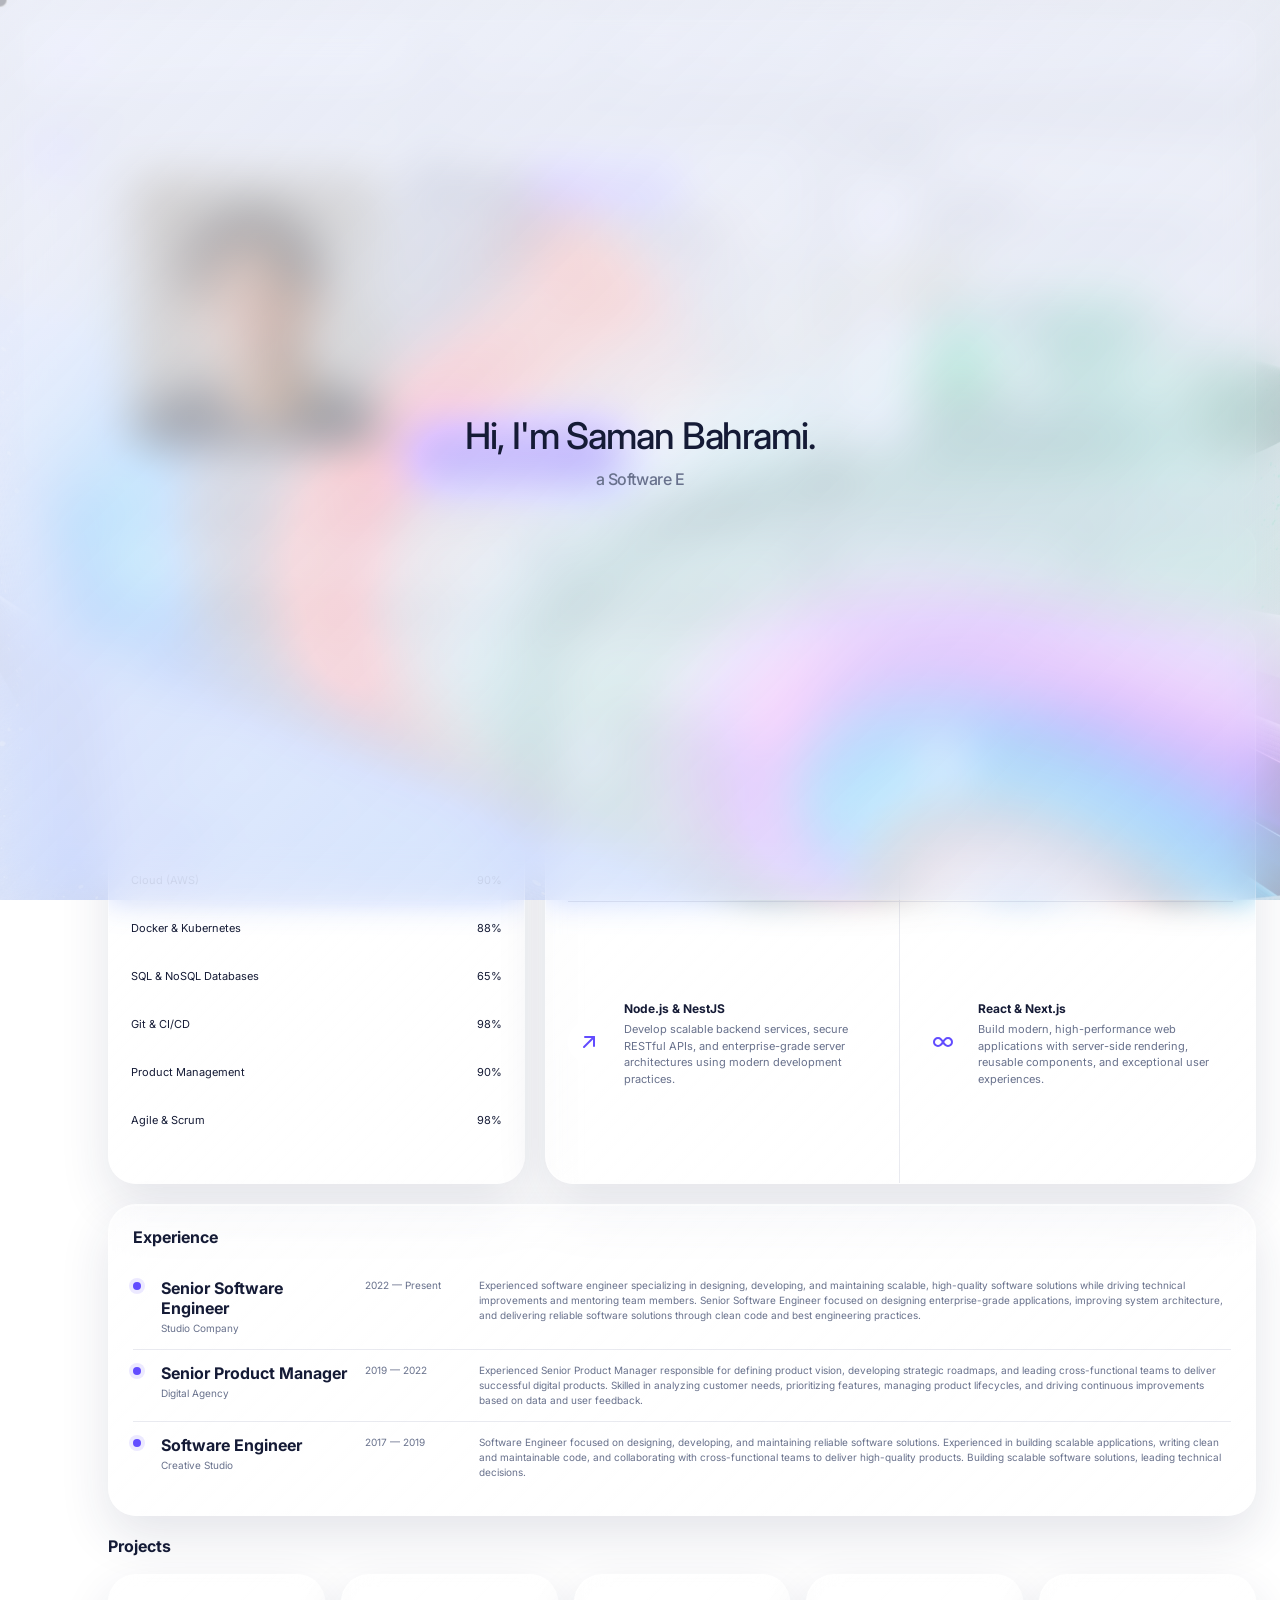
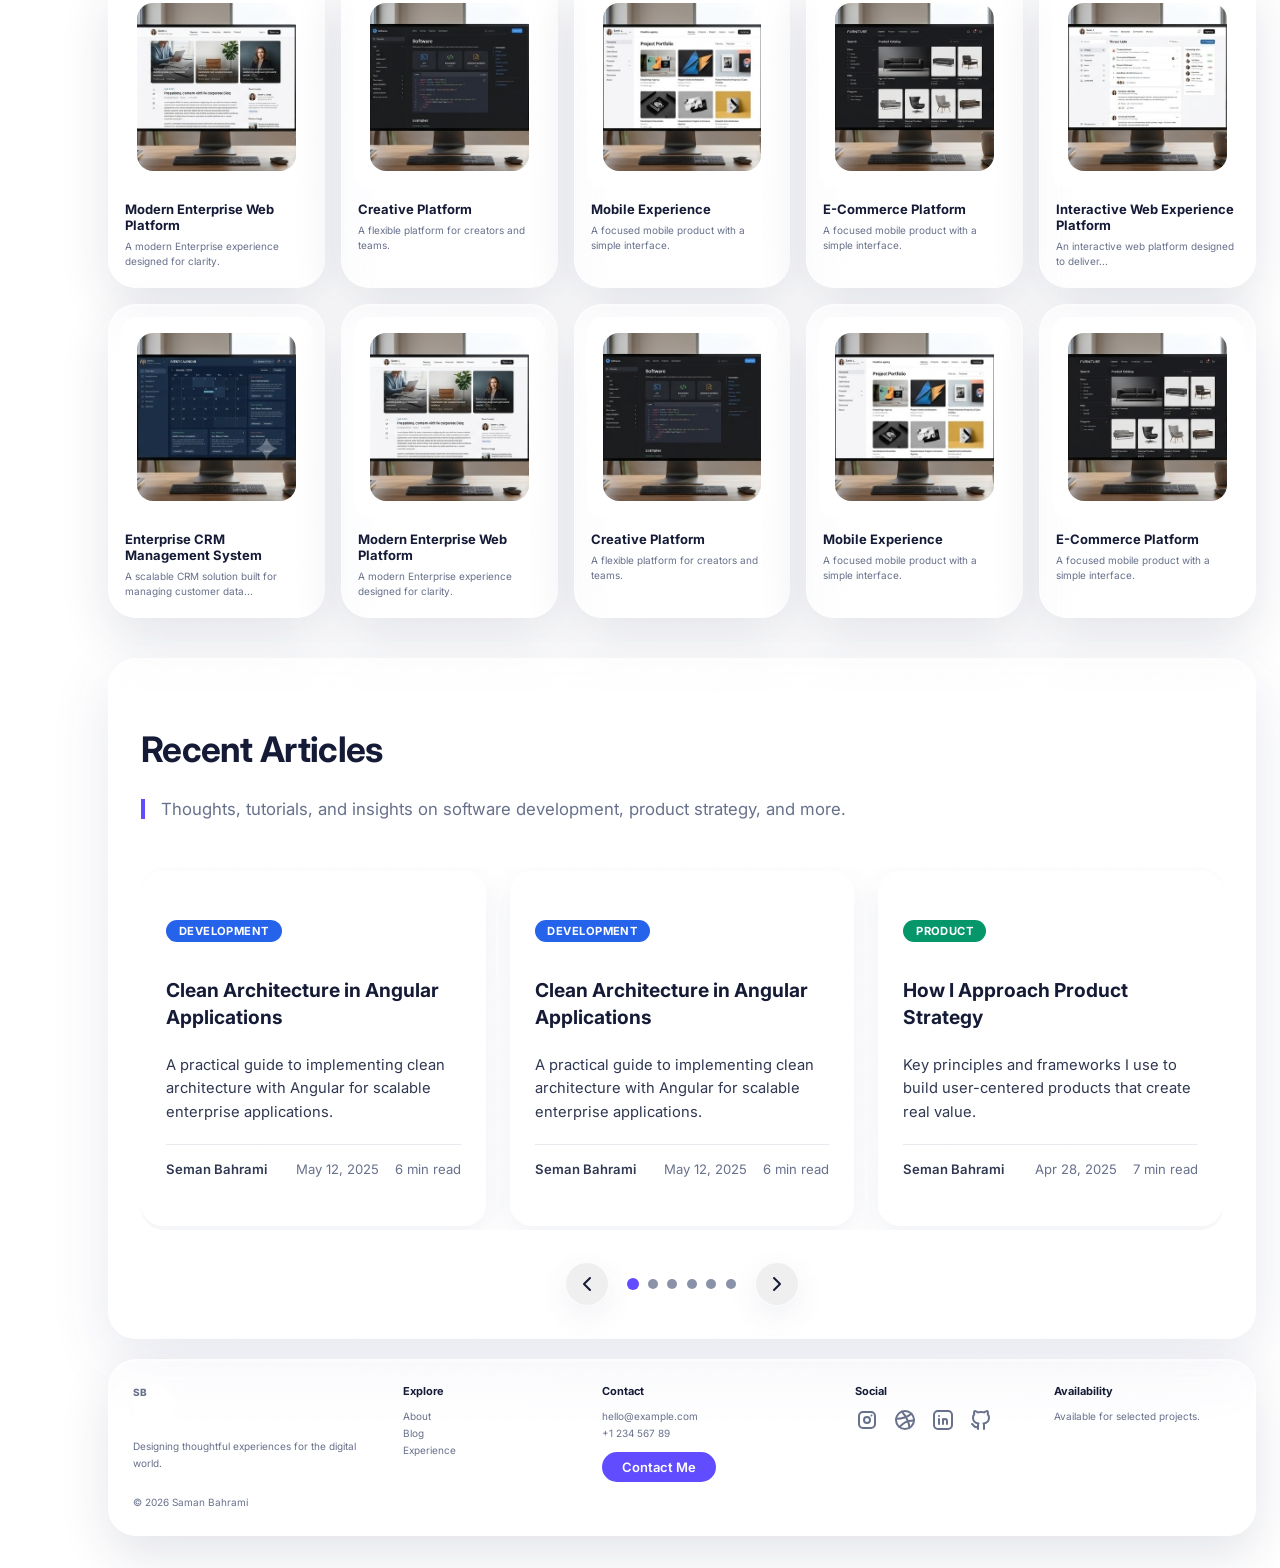
<file: index.html>
<!doctype html>
<html lang="en">
  <head>
    <meta charset="UTF-8" />

    <meta name="viewport" content="width=device-width, initial-scale=1.0" />

    <meta name="description" content="Personal portfolio website" />

    <title>Saman Bahrami</title>

     <link rel="icon" href="./assets/sb.png" type="image/x-icon">

    <link rel="preconnect" href="https://fonts.googleapis.com" />

    <link rel="preconnect" href="https://fonts.gstatic.com" crossorigin />

    <link
      href="https://fonts.googleapis.com/css2?family=Inter:wght@400;500;600;700;800&display=swap"
      rel="stylesheet"
    />

    <link rel="stylesheet" href="./css/style.css" />
    <link rel="stylesheet" href="./css/loading.css" />
  </head>

  <body>
    <!-- scroll progress -->
    <div class="scroll-progress">
      <span class="scroll-progress__glow"></span>
    </div>

    <!-- loader page -->
    <div id="loader" class="loader">
      <div class="loader-content">
        <p id="loaderLineOne" class="loader-line"></p>

        <p id="loaderLineTwo" class="loader-line loader-line-smaller"></p>
      </div>
    </div>

    <!-- =========================================
       SITE HEADER
  ========================================== -->

    <header class="topbar glass">
      <a href="#home" class="brand" aria-label="Go to homepage">
        <span>SB</span>
      </a>

      <!-- Desktop Navigation -->

      <nav class="desktop-nav nav" aria-label="Main navigation">
        <a href="#home" class="active"> Home </a>

        <a href="#skill"> Skill </a>

        <a href="#experience"> Experience </a>

        <a href="#work"> Work </a>

        <a href="#blog"> Blog </a>

        <a href="#contact"> Contact </a>
      </nav>

      <!-- Header Actions -->

      <div class="top-actions">
        <!-- Theme Toggle -->

        <button
          class="theme-switch"
          type="button"
          data-theme-toggle
          aria-label="Switch to dark theme"
          aria-pressed="false"
        >
          <span class="theme-icon theme-icon--sun" aria-hidden="true">
            <svg
              xmlns="http://www.w3.org/2000/svg"
              viewBox="0 0 24 24"
              fill="none"
              stroke="currentColor"
              stroke-width="2"
              stroke-linecap="round"
              stroke-linejoin="round"
            >
              <path stroke="none" d="M0 0h24v24H0z" fill="none" />
              <path d="M8 12a4 4 0 1 0 8 0a4 4 0 1 0 -8 0" />
              <path
                d="M3 12h1m8 -9v1m8 8h1m-9 8v1m-6.4 -15.4l.7 .7m12.1 -.7l-.7 .7m0 11.4l.7 .7m-12.1 -.7l-.7 .7"
              />
            </svg>
          </span>

          <span class="theme-icon theme-icon--moon" aria-hidden="true">
            <svg
              xmlns="http://www.w3.org/2000/svg"
              viewBox="0 0 24 24"
              fill="none"
              stroke="currentColor"
              stroke-width="2"
              stroke-linecap="round"
              stroke-linejoin="round"
            >
              <path stroke="none" d="M0 0h24v24H0z" fill="none" />
              <path
                d="M12 3c.132 0 .263 0 .393 0a7.5 7.5 0 0 0 7.92 12.446a9 9 0 1 1 -8.313 -12.454l0 .008"
              />
            </svg>
          </span>
        </button>

        <!-- Mobile Menu Button -->

        <button
          id="menuOpen"
          class="menu-btn"
          type="button"
          aria-label="Open menu"
          aria-controls="mobileMenu"
        >
          <svg
            xmlns="http://www.w3.org/2000/svg"
            width="24"
            height="24"
            viewBox="0 0 24 24"
            fill="none"
            stroke="currentColor"
            stroke-width="2"
            stroke-linecap="round"
            stroke-linejoin="round"
            class="icon icon-tabler icons-tabler-outline icon-tabler-menu-2"
          >
            <path stroke="none" d="M0 0h24v24H0z" fill="none" />
            <path d="M4 6l16 0" />
            <path d="M4 12l16 0" />
            <path d="M4 18l16 0" />
          </svg>
        </button>
      </div>
    </header>

    <!-- =========================================
       APPLICATION LAYOUT
  ========================================== -->

    <div class="site">
      <div class="app-grid">
        <!-- =====================================
           SIDEBAR
      ====================================== -->

        <aside class="side-nav glass sidebar" aria-label="Section navigation">
          <a href="#home" class="active" aria-label="Home">
            <svg
              xmlns="http://www.w3.org/2000/svg"
              width="24"
              height="24"
              viewBox="0 0 24 24"
              fill="none"
              stroke="currentColor"
              stroke-width="2"
              stroke-linecap="round"
              stroke-linejoin="round"
              class="icon icon-tabler icons-tabler-outline icon-tabler-home"
            >
              <path stroke="none" d="M0 0h24v24H0z" fill="none" />
              <path d="M5 12l-2 0l9 -9l9 9l-2 0" />
              <path d="M5 12v7a2 2 0 0 0 2 2h10a2 2 0 0 0 2 -2v-7" />
              <path d="M9 21v-6a2 2 0 0 1 2 -2h2a2 2 0 0 1 2 2v6" />
            </svg>
          </a>

          <a href="#skill" aria-label="Skill">
            <svg
              xmlns="http://www.w3.org/2000/svg"
              width="24"
              height="24"
              viewBox="0 0 24 24"
              fill="none"
              stroke="currentColor"
              stroke-width="2"
              stroke-linecap="round"
              stroke-linejoin="round"
              class="icon icon-tabler icons-tabler-outline icon-tabler-file-check"
            >
              <path stroke="none" d="M0 0h24v24H0z" fill="none" />
              <path d="M14 3v4a1 1 0 0 0 1 1h4" />
              <path
                d="M17 21h-10a2 2 0 0 1 -2 -2v-14a2 2 0 0 1 2 -2h7l5 5v11a2 2 0 0 1 -2 2"
              />
              <path d="M9 15l2 2l4 -4" />
            </svg>
          </a>

          <a href="#experience" aria-label="Experience">
            <svg
              xmlns="http://www.w3.org/2000/svg"
              width="24"
              height="24"
              viewBox="0 0 24 24"
              fill="none"
              stroke="currentColor"
              stroke-width="2"
              stroke-linecap="round"
              stroke-linejoin="round"
              class="icon icon-tabler icons-tabler-outline icon-tabler-briefcase"
            >
              <path stroke="none" d="M0 0h24v24H0z" fill="none" />
              <path
                d="M3 9a2 2 0 0 1 2 -2h14a2 2 0 0 1 2 2v9a2 2 0 0 1 -2 2h-14a2 2 0 0 1 -2 -2l0 -9"
              />
              <path d="M8 7v-2a2 2 0 0 1 2 -2h4a2 2 0 0 1 2 2v2" />
              <path d="M12 12l0 .01" />
              <path d="M3 13a20 20 0 0 0 18 0" />
            </svg>
          </a>

          <a href="#work" aria-label="Work">
            <svg
              xmlns="http://www.w3.org/2000/svg"
              width="24"
              height="24"
              viewBox="0 0 24 24"
              fill="none"
              stroke="currentColor"
              stroke-width="2"
              stroke-linecap="round"
              stroke-linejoin="round"
              class="icon icon-tabler icons-tabler-outline icon-tabler-device-desktop"
            >
              <path stroke="none" d="M0 0h24v24H0z" fill="none" />
              <path
                d="M3 5a1 1 0 0 1 1 -1h16a1 1 0 0 1 1 1v10a1 1 0 0 1 -1 1h-16a1 1 0 0 1 -1 -1v-10"
              />
              <path d="M7 20h10" />
              <path d="M9 16v4" />
              <path d="M15 16v4" />
            </svg>
          </a>

          <a href="#blog" aria-label="Blog">
            <svg
              xmlns="http://www.w3.org/2000/svg"
              width="24"
              height="24"
              viewBox="0 0 24 24"
              fill="none"
              stroke="currentColor"
              stroke-width="2"
              stroke-linecap="round"
              stroke-linejoin="round"
              class="icon icon-tabler icons-tabler-outline icon-tabler-news"
            >
              <path stroke="none" d="M0 0h24v24H0z" fill="none" />
              <path
                d="M16 6h3a1 1 0 0 1 1 1v11a2 2 0 0 1 -4 0v-13a1 1 0 0 0 -1 -1h-10a1 1 0 0 0 -1 1v12a3 3 0 0 0 3 3h11"
              />
              <path d="M8 8l4 0" />
              <path d="M8 12l4 0" />
              <path d="M8 16l4 0" />
            </svg>
          </a>

          <a href="#contact" aria-label="Contact">
            <svg
              xmlns="http://www.w3.org/2000/svg"
              width="24"
              height="24"
              viewBox="0 0 24 24"
              fill="none"
              stroke="currentColor"
              stroke-width="2"
              stroke-linecap="round"
              stroke-linejoin="round"
              class="icon icon-tabler icons-tabler-outline icon-tabler-mail"
            >
              <path stroke="none" d="M0 0h24v24H0z" fill="none" />
              <path
                d="M3 7a2 2 0 0 1 2 -2h14a2 2 0 0 1 2 2v10a2 2 0 0 1 -2 2h-14a2 2 0 0 1 -2 -2v-10"
              />
              <path d="M3 7l9 6l9 -6" />
            </svg>
          </a>
        </aside>

        <!-- =====================================
           MAIN CONTENT
      ====================================== -->

        <main class="content">
          <!-- ===================================
             HERO
        ==================================== -->

          <section id="home" class="hero">
            <!-- Hero Intro -->

            <article class="hero-intro glass">
              <div class="hero-photo">
                <div class="photo-ring" aria-hidden="true"></div>

                <img
                  src="./assets/profile.png"
                  alt="Profile portrait"
                  loading="lazy"
                />
              </div>

              <div class="hero-copy">
                <span class="eyebrow"> Hello, I'm </span>

                <h1>
                  Saman
                  <strong> Bahrami </strong>
                </h1>

                <h2>Software Engineer & Product Manager</h2>

                <p>
                  I am a Software Engineer and Product Manager with a passion
                  for building scalable, user-centered digital products. I enjoy
                  bridging the gap between technology and business by
                  transforming ideas into practical solutions. With a strong
                  focus on software architecture, product strategy, and user
                  experience, I strive to deliver high-quality products that
                  create real value for users and organizations.
                </p>

                <div class="actions">
                  <a href="#contact" class="primary-btn">
                    Download My Resume
                    <span aria-hidden="true">
                      <svg
                        xmlns="http://www.w3.org/2000/svg"
                        width="24"
                        height="24"
                        viewBox="0 0 24 24"
                        fill="none"
                        stroke="currentColor"
                        stroke-width="2"
                        stroke-linecap="round"
                        stroke-linejoin="round"
                        class="icon icon-tabler icons-tabler-outline icon-tabler-arrow-up-right"
                      >
                        <path stroke="none" d="M0 0h24v24H0z" fill="none" />
                        <path d="M17 7l-10 10" />
                        <path d="M8 7l9 0l0 9" />
                      </svg>
                    </span>
                  </a>

                  <a href="#work" class="round-btn" aria-label="View work">
                    <svg
                      xmlns="http://www.w3.org/2000/svg"
                      width="24"
                      height="24"
                      viewBox="0 0 24 24"
                      fill="none"
                      stroke="currentColor"
                      stroke-width="2"
                      stroke-linecap="round"
                      stroke-linejoin="round"
                      class="icon icon-tabler icons-tabler-outline icon-tabler-arrow-down-right"
                    >
                      <path stroke="none" d="M0 0h24v24H0z" fill="none" />
                      <path d="M7 7l10 10" />
                      <path d="M17 8l0 9l-9 0" />
                    </svg>
                  </a>
                </div>
              </div>
            </article>

            <!-- Services -->

            <section class="services glass">
              <h2>What I do</h2>

              <article class="service">
                <span aria-hidden="true">
                  <svg
                    xmlns="http://www.w3.org/2000/svg"
                    width="24"
                    height="24"
                    viewBox="0 0 24 24"
                    fill="none"
                    stroke="currentColor"
                    stroke-width="2"
                    stroke-linecap="round"
                    stroke-linejoin="round"
                    class="icon icon-tabler icons-tabler-outline icon-tabler-sparkles"
                  >
                    <path stroke="none" d="M0 0h24v24H0z" fill="none" />
                    <path
                      d="M16 18a2 2 0 0 1 2 2a2 2 0 0 1 2 -2a2 2 0 0 1 -2 -2a2 2 0 0 1 -2 2m0 -12a2 2 0 0 1 2 2a2 2 0 0 1 2 -2a2 2 0 0 1 -2 -2a2 2 0 0 1 -2 2m-7 12a6 6 0 0 1 6 -6a6 6 0 0 1 -6 -6a6 6 0 0 1 -6 6a6 6 0 0 1 6 6"
                    />
                  </svg>
                </span>

                <div>
                  <b> Product Strategy </b>

                  <p>
                    Define product vision, prioritize features, and align
                    business goals with user needs to deliver impactful digital
                    products.
                  </p>
                </div>
              </article>

              <article class="service">
                <span aria-hidden="true">
                  <svg
                    xmlns="http://www.w3.org/2000/svg"
                    width="24"
                    height="24"
                    viewBox="0 0 24 24"
                    fill="none"
                    stroke="currentColor"
                    stroke-width="2"
                    stroke-linecap="round"
                    stroke-linejoin="round"
                    class="icon icon-tabler icons-tabler-outline icon-tabler-diamond"
                  >
                    <path stroke="none" d="M0 0h24v24H0z" fill="none" />
                    <path
                      d="M6 5h12l3 5l-8.5 9.5a.7 .7 0 0 1 -1 0l-8.5 -9.5l3 -5"
                    />
                    <path d="M10 12l-2 -2.2l.6 -1" />
                  </svg>
                </span>

                <div>
                  <b> Software Architecture </b>

                  <p>
                    Design scalable, secure, and maintainable software systems
                    using modern technologies and engineering best practices.
                  </p>
                </div>
              </article>

              <article class="service">
                <span aria-hidden="true">
                  <svg
                    xmlns="http://www.w3.org/2000/svg"
                    width="24"
                    height="24"
                    viewBox="0 0 24 24"
                    fill="none"
                    stroke="currentColor"
                    stroke-width="2"
                    stroke-linecap="round"
                    stroke-linejoin="round"
                    class="icon icon-tabler icons-tabler-outline icon-tabler-circle"
                  >
                    <path stroke="none" d="M0 0h24v24H0z" fill="none" />
                    <path d="M3 12a9 9 0 1 0 18 0a9 9 0 1 0 -18 0" />
                  </svg>
                </span>

                <div>
                  <b> Team Leadership </b>

                  <p>
                    Collaborate with cross-functional teams, streamline
                    development processes, and ensure successful product
                    delivery from concept to launch.
                  </p>
                </div>
              </article>
            </section>
          </section>

          <!-- ===================================
             ABOUT / STATS
        ==================================== -->

          <section id="skill" class="stats glass">
            <div>
              <b> 8+ </b>

              <span> Years experience </span>
            </div>

            <div>
              <b> 120+ </b>

              <span> Projects delivered </span>
            </div>

            <div>
              <b> 40+ </b>

              <span> Happy clients </span>
            </div>

            <div>
              <b> 12 </b>

              <span> Testimonials </span>
            </div>
          </section>

          <!-- ===================================
             SKILLS
        ==================================== -->

          <section class="skills-row">
            <!-- Expertise -->

            <article class="expertise glass">
              <h2>Expertise</h2>

              <div class="skill">
                <div>
                  <span> JavaScript / TypeScript </span>

                  <span> 95% </span>
                </div>

                <i>
                  <em data-width="95"></em>
                </i>
              </div>

              <div class="skill">
                <div>
                  <span> React / Next </span>

                  <span> 80% </span>
                </div>

                <i>
                  <em data-width="80"></em>
                </i>
              </div>

              <div class="skill">
                <div>
                  <span> Node.js </span>

                  <span> 90% </span>
                </div>

                <i>
                  <em data-width="90"></em>
                </i>
              </div>

              <div class="skill">
                <div>
                  <span> System Design </span>

                  <span> 78% </span>
                </div>

                <i>
                  <em data-width="78"></em>
                </i>
              </div>
              <div class="skill">
                <div>
                  <span> Cloud (AWS) </span>

                  <span> 90% </span>
                </div>

                <i>
                  <em data-width="90"></em>
                </i>
              </div>
              <div class="skill">
                <div>
                  <span> Docker & Kubernetes </span>

                  <span> 88% </span>
                </div>

                <i>
                  <em data-width="88"></em>
                </i>
              </div>
              <div class="skill">
                <div>
                  <span> SQL & NoSQL Databases </span>

                  <span> 65% </span>
                </div>

                <i>
                  <em data-width="65"></em>
                </i>
              </div>
              <div class="skill">
                <div>
                  <span> Git & CI/CD </span>

                  <span> 98% </span>
                </div>

                <i>
                  <em data-width="98"></em>
                </i>
              </div>
              <div class="skill">
                <div>
                  <span> Product Management </span>

                  <span> 90% </span>
                </div>

                <i>
                  <em data-width="90"></em>
                </i>
              </div>

              <div class="skill">
                <div>
                  <span> Agile & Scrum </span>

                  <span> 98% </span>
                </div>

                <i>
                  <em data-width="98"></em>
                </i>
              </div>
            </article>

            <!-- Principles -->

            <article class="principles glass">
              <div class="principle">
                <span aria-hidden="true">
                  <svg
                    xmlns="http://www.w3.org/2000/svg"
                    width="24"
                    height="24"
                    viewBox="0 0 24 24"
                    fill="none"
                    stroke="currentColor"
                    stroke-width="2"
                    stroke-linecap="round"
                    stroke-linejoin="round"
                    class="icon icon-tabler icons-tabler-outline icon-tabler-diamond"
                  >
                    <path stroke="none" d="M0 0h24v24H0z" fill="none" />
                    <path
                      d="M6 5h12l3 5l-8.5 9.5a.7 .7 0 0 1 -1 0l-8.5 -9.5l3 -5"
                    />
                    <path d="M10 12l-2 -2.2l.6 -1" />
                  </svg>
                </span>

                <div>
                  <b> AWS & Docker </b>

                  <p>
                    Deploy, monitor, and scale cloud-native applications with
                    containerized environments, automated workflows, and
                    reliable infrastructure.
                  </p>
                </div>
              </div>

              <div class="principle">
                <span aria-hidden="true">
                  <svg
                    xmlns="http://www.w3.org/2000/svg"
                    width="24"
                    height="24"
                    viewBox="0 0 24 24"
                    fill="none"
                    stroke="currentColor"
                    stroke-width="2"
                    stroke-linecap="round"
                    stroke-linejoin="round"
                    class="icon icon-tabler icons-tabler-outline icon-tabler-sparkle"
                  >
                    <path stroke="none" d="M0 0h24v24H0z" fill="none" />
                    <path
                      d="M21 12c-6.597 0 -9 2.403 -9 9c0 -6.597 -2.403 -9 -9 -9c6.597 0 9 -2.403 9 -9c0 6.597 2.403 9 9 9"
                    />
                  </svg>
                </span>

                <div>
                  <b> Product Strategy & Agile </b>

                  <p>
                    Lead product planning, define roadmaps, prioritize features,
                    and coordinate cross-functional teams to deliver valuable
                    software efficiently.
                  </p>
                </div>
              </div>

              <div class="principle">
                <span aria-hidden="true">
                  <svg
                    xmlns="http://www.w3.org/2000/svg"
                    width="24"
                    height="24"
                    viewBox="0 0 24 24"
                    fill="none"
                    stroke="currentColor"
                    stroke-width="2"
                    stroke-linecap="round"
                    stroke-linejoin="round"
                    class="icon icon-tabler icons-tabler-outline icon-tabler-arrow-up-right"
                  >
                    <path stroke="none" d="M0 0h24v24H0z" fill="none" />
                    <path d="M17 7l-10 10" />
                    <path d="M8 7l9 0l0 9" />
                  </svg>
                </span>

                <div>
                  <b> Node.js & NestJS </b>

                  <p>
                    Develop scalable backend services, secure RESTful APIs, and
                    enterprise-grade server architectures using modern
                    development practices.
                  </p>
                </div>
              </div>

              <div class="principle">
                <span aria-hidden="true">
                  <svg
                    xmlns="http://www.w3.org/2000/svg"
                    width="24"
                    height="24"
                    viewBox="0 0 24 24"
                    fill="none"
                    stroke="currentColor"
                    stroke-width="2"
                    stroke-linecap="round"
                    stroke-linejoin="round"
                    class="icon icon-tabler icons-tabler-outline icon-tabler-infinity"
                  >
                    <path stroke="none" d="M0 0h24v24H0z" fill="none" />
                    <path
                      d="M9.828 9.172a4 4 0 1 0 0 5.656a10 10 0 0 0 2.172 -2.828a10 10 0 0 1 2.172 -2.828a4 4 0 1 1 0 5.656a10 10 0 0 1 -2.172 -2.828a10 10 0 0 0 -2.172 -2.828"
                    />
                  </svg>
                </span>

                <div>
                  <b> React & Next.js </b>

                  <p>
                    Build modern, high-performance web applications with
                    server-side rendering, reusable components, and exceptional
                    user experiences.
                  </p>
                </div>
              </div>
            </article>
          </section>

          <!-- ===================================
             EXPERIENCE
        ==================================== -->

          <section id="experience" class="experience glass">
            <div class="section-head">
              <h2>Experience</h2>
            </div>

            <article class="experience-row">
              <span class="timeline-dot" aria-hidden="true"></span>

              <div>
                <b> Senior Software Engineer </b>

                <small> Studio Company </small>
              </div>

              <time> 2022 — Present </time>

              <p>
                Experienced software engineer specializing in designing,
                developing, and maintaining scalable, high-quality software
                solutions while driving technical improvements and mentoring
                team members. Senior Software Engineer focused on designing
                enterprise-grade applications, improving system architecture,
                and delivering reliable software solutions through clean code
                and best engineering practices.
              </p>
            </article>

            <article class="experience-row">
              <span class="timeline-dot" aria-hidden="true"></span>

              <div>
                <b> Senior Product Manager </b>

                <small> Digital Agency </small>
              </div>

              <time> 2019 — 2022 </time>

              <p>
                Experienced Senior Product Manager responsible for defining
                product vision, developing strategic roadmaps, and leading
                cross-functional teams to deliver successful digital products.
                Skilled in analyzing customer needs, prioritizing features,
                managing product lifecycles, and driving continuous improvements
                based on data and user feedback.
              </p>
            </article>

            <article class="experience-row">
              <span class="timeline-dot" aria-hidden="true"></span>

              <div>
                <b> Software Engineer </b>

                <small> Creative Studio </small>
              </div>

              <time> 2017 — 2019 </time>

              <p>
                Software Engineer focused on designing, developing, and
                maintaining reliable software solutions. Experienced in building
                scalable applications, writing clean and maintainable code, and
                collaborating with cross-functional teams to deliver
                high-quality products. Building scalable software solutions,
                leading technical decisions.
              </p>
            </article>
          </section>

          <!-- ===================================
             WORK
        ==================================== -->

          <section id="work" class="work">
            <div class="section-head">
              <h2>Projects</h2>
            </div>

            <div class="projects">
              <article class="project glass">
                <div class="project-cover">
                  <img
                    src="./assets/sample/sa01.jpg"
                    alt="Project 1"
                    loading="lazy"
                  />
                </div>

                <h3>Modern Enterprise Web Platform</h3>

                <p>A modern Enterprise experience designed for clarity.</p>
              </article>

              <article class="project glass">
                <div class="project-cover">
                  <img
                    src="./assets/sample/sa02.jpg"
                    alt="Project 2"
                    loading="lazy"
                  />
                </div>

                <h3>Creative Platform</h3>

                <p>A flexible platform for creators and teams.</p>
              </article>

              <article class="project glass">
                <div class="project-cover">
                  <img
                    src="./assets/sample/sa03.jpg"
                    alt="Project 3"
                    loading="lazy"
                  />
                </div>

                <h3>Mobile Experience</h3>

                <p>A focused mobile product with a simple interface.</p>
              </article>

              <article class="project glass">
                <div class="project-cover">
                  <img
                    src="./assets/sample/sa04.jpg"
                    alt="Project 3"
                    loading="lazy"
                  />
                </div>

                <h3>E-Commerce Platform</h3>

                <p>A focused mobile product with a simple interface.</p>
              </article>

              <article class="project glass">
                <div class="project-cover">
                  <img
                    src="./assets/sample/sa05.jpg"
                    alt="Project 3"
                    loading="lazy"
                  />
                </div>

                <h3>Interactive Web Experience Platform</h3>

                <p>An interactive web platform designed to deliver...</p>
              </article>
              <article class="project glass">
                <div class="project-cover">
                  <img
                    src="./assets/sample/sa06.jpg"
                    alt="Project 3"
                    loading="lazy"
                  />
                </div>

                <h3>Enterprise CRM Management System</h3>

                <p>
                  A scalable CRM solution built for managing customer data...
                </p>
              </article>
              <article class="project glass">
                <div class="project-cover">
                  <img
                    src="./assets/sample/sa01.jpg"
                    alt="Project 1"
                    loading="lazy"
                  />
                </div>

                <h3>Modern Enterprise Web Platform</h3>

                <p>A modern Enterprise experience designed for clarity.</p>
              </article>

              <article class="project glass">
                <div class="project-cover">
                  <img
                    src="./assets/sample/sa02.jpg"
                    alt="Project 2"
                    loading="lazy"
                  />
                </div>

                <h3>Creative Platform</h3>

                <p>A flexible platform for creators and teams.</p>
              </article>
              <article class="project glass">
                <div class="project-cover">
                  <img
                    src="./assets/sample/sa03.jpg"
                    alt="Project 3"
                    loading="lazy"
                  />
                </div>

                <h3>Mobile Experience</h3>

                <p>A focused mobile product with a simple interface.</p>
              </article>

              <article class="project glass">
                <div class="project-cover">
                  <img
                    src="./assets/sample/sa04.jpg"
                    alt="Project 3"
                    loading="lazy"
                  />
                </div>

                <h3>E-Commerce Platform</h3>

                <p>A focused mobile product with a simple interface.</p>
              </article>
            </div>
          </section>

          <!-- ===================================
             BLOG 
        ==================================== -->

          <section id="blog" class="blog-wrapper glass">
            <!-- header -->
            <header class="blog-header">
              <h1>Recent Articles</h1>
              <p class="subtitle">
                Thoughts, tutorials, and insights on software development,
                product strategy, and more.
              </p>
            </header>

            <!-- carousel -->
            <div class="carousel-container">
              <div class="carousel-track" id="carouselTrack">
                <!-- کارت‌ها به صورت هاردکد در HTML -->
                <a href="post.html" class="blog-link">
                  <div class="blog-card">
                    <span class="card-category development">Development</span>
                    <h3 class="card-title">
                      Clean Architecture in Angular Applications
                    </h3>
                    <p class="card-description">
                      A practical guide to implementing clean architecture with
                      Angular for scalable enterprise applications.
                    </p>
                    <div class="card-footer">
                      <span class="author">Seman Bahrami</span>
                      <div class="meta-info">
                        <span
                          ><i class="far fa-calendar-alt"></i> May 12,
                          2025</span
                        >
                        <span><i class="far fa-clock"></i> 6 min read</span>
                      </div>
                    </div>
                  </div>
                </a>
                <a href="post.html" class="blog-link">
                  <div class="blog-card">
                    <span class="card-category development">Development</span>
                    <h3 class="card-title">
                      Clean Architecture in Angular Applications
                    </h3>
                    <p class="card-description">
                      A practical guide to implementing clean architecture with
                      Angular for scalable enterprise applications.
                    </p>
                    <div class="card-footer">
                      <span class="author">Seman Bahrami</span>
                      <div class="meta-info">
                        <span
                          ><i class="far fa-calendar-alt"></i> May 12,
                          2025</span
                        >
                        <span><i class="far fa-clock"></i> 6 min read</span>
                      </div>
                    </div>
                  </div>
                </a>
                <a href="post.html" class="blog-link">
                  <div class="blog-card">
                    <span class="card-category product">Product</span>
                    <h3 class="card-title">How I Approach Product Strategy</h3>
                    <p class="card-description">
                      Key principles and frameworks I use to build user-centered
                      products that create real value.
                    </p>
                    <div class="card-footer">
                      <span class="author">Seman Bahrami</span>
                      <div class="meta-info">
                        <span
                          ><i class="far fa-calendar-alt"></i> Apr 28,
                          2025</span
                        >
                        <span><i class="far fa-clock"></i> 7 min read</span>
                      </div>
                    </div>
                  </div>
                </a>
                <a href="post.html" class="blog-link">
                  <div class="blog-card">
                    <span class="card-category tips">Tips &amp; Tricks</span>
                    <h3 class="card-title">
                      10 VS Code Extensions I Can't Live Without
                    </h3>
                    <p class="card-description">
                      A list of VS Code extensions that supercharge my
                      productivity as a developer.
                    </p>
                    <div class="card-footer">
                      <span class="author">Seman Bahrami</span>
                      <div class="meta-info">
                        <span
                          ><i class="far fa-calendar-alt"></i> Apr 15,
                          2025</span
                        >
                        <span><i class="far fa-clock"></i> 4 min read</span>
                      </div>
                    </div>
                  </div>
                </a>
                <a href="post.html" class="blog-link">
                  <div class="blog-card">
                    <span class="card-category development">Development</span>
                    <h3 class="card-title">
                      Clean Architecture in Angular Applications
                    </h3>
                    <p class="card-description">
                      A practical guide to implementing clean architecture with
                      Angular for scalable enterprise applications.
                    </p>
                    <div class="card-footer">
                      <span class="author">Seman Bahrami</span>
                      <div class="meta-info">
                        <span
                          ><i class="far fa-calendar-alt"></i> May 12,
                          2025</span
                        >
                        <span><i class="far fa-clock"></i> 6 min read</span>
                      </div>
                    </div>
                  </div>
                </a>
                <a href="post.html" class="blog-link">
                  <div class="blog-card">
                    <span class="card-category development">Development</span>
                    <h3 class="card-title">
                      Clean Architecture in Angular Applications
                    </h3>
                    <p class="card-description">
                      A practical guide to implementing clean architecture with
                      Angular for scalable enterprise applications.
                    </p>
                    <div class="card-footer">
                      <span class="author">Seman Bahrami</span>
                      <div class="meta-info">
                        <span
                          ><i class="far fa-calendar-alt"></i> May 12,
                          2025</span
                        >
                        <span><i class="far fa-clock"></i> 6 min read</span>
                      </div>
                    </div>
                  </div>
                </a>
                <a href="post.html" class="blog-link">
                  <div class="blog-card">
                    <span class="card-category development">Development</span>
                    <h3 class="card-title">
                      Clean Architecture in Angular Applications
                    </h3>
                    <p class="card-description">
                      A practical guide to implementing clean architecture with
                      Angular for scalable enterprise applications.
                    </p>
                    <div class="card-footer">
                      <span class="author">Seman Bahrami</span>
                      <div class="meta-info">
                        <span
                          ><i class="far fa-calendar-alt"></i> May 12,
                          2025</span
                        >
                        <span><i class="far fa-clock"></i> 6 min read</span>
                      </div>
                    </div>
                  </div>
                </a>
                <a href="post.html" class="blog-link">
                  <div class="blog-card">
                    <span class="card-category development">Development</span>
                    <h3 class="card-title">
                      Clean Architecture in Angular Applications
                    </h3>
                    <p class="card-description">
                      A practical guide to implementing clean architecture with
                      Angular for scalable enterprise applications.
                    </p>
                    <div class="card-footer">
                      <span class="author">Seman Bahrami</span>
                      <div class="meta-info">
                        <span
                          ><i class="far fa-calendar-alt"></i> May 12,
                          2025</span
                        >
                        <span><i class="far fa-clock"></i> 6 min read</span>
                      </div>
                    </div>
                  </div>
                </a>
                <!-- در صورت نیاز کارت‌های بیشتر اینجا اضافه کنید -->
              </div>
            </div>
            <!-- controls -->
            <div class="carousel-controls">
              <button class="btn-prev" id="prevBtn" aria-label="قبلی">
                <svg
                  xmlns="http://www.w3.org/2000/svg"
                  width="24"
                  height="24"
                  viewBox="0 0 24 24"
                  fill="none"
                  stroke="currentColor"
                  stroke-width="2"
                  stroke-linecap="round"
                  stroke-linejoin="round"
                  class="icon icon-tabler icons-tabler-outline icon-tabler-chevron-left"
                >
                  <path stroke="none" d="M0 0h24v24H0z" fill="none" />
                  <path d="M15 6l-6 6l6 6" />
                </svg>
              </button>
              <div class="dots" id="dotsContainer"></div>
              <button class="btn-next" id="nextBtn" aria-label="بعدی">
                <svg
                  xmlns="http://www.w3.org/2000/svg"
                  width="24"
                  height="24"
                  viewBox="0 0 24 24"
                  fill="none"
                  stroke="currentColor"
                  stroke-width="2"
                  stroke-linecap="round"
                  stroke-linejoin="round"
                  class="icon icon-tabler icons-tabler-outline icon-tabler-chevron-right"
                >
                  <path stroke="none" d="M0 0h24v24H0z" fill="none" />
                  <path d="M9 6l6 6l-6 6" />
                </svg>
              </button>
            </div>
          </section>

          <!-- ===================================
             FOOTER / CONTACT
        ==================================== -->

          <footer id="contact" class="footer glass">
            <div>
              <a href="#home" class="brand footer-brand">
                <span> SB </span>
              </a>

              <p>Designing thoughtful experiences for the digital world.</p>

              <small> © 2026 Saman Bahrami </small>
            </div>

            <div>
              <h3>Explore</h3>

              <a href="#about"> About </a>

              <a href="#blog"> Blog </a>

              <a href="#experience"> Experience </a>
            </div>

            <div>
              <h3>Contact</h3>

              <a href="mailto:hello@example.com"> hello@example.com </a>

              <a href="tel:+123456789"> +1 234 567 89 </a>

              <button
                id="openContactModal"
                class="primary-btn short-btn"
                type="button"
              >
                Contact Me
              </button>
            </div>

            <div>
              <h3>Social</h3>

              <div class="socials">
                <a href="#" aria-label="Instagram">
                  <svg
                    xmlns="http://www.w3.org/2000/svg"
                    width="24"
                    height="24"
                    viewBox="0 0 24 24"
                    fill="none"
                    stroke="currentColor"
                    stroke-width="2"
                    stroke-linecap="round"
                    stroke-linejoin="round"
                    class="icon icon-tabler icons-tabler-outline icon-tabler-brand-instagram"
                  >
                    <path stroke="none" d="M0 0h24v24H0z" fill="none" />
                    <path
                      d="M4 8a4 4 0 0 1 4 -4h8a4 4 0 0 1 4 4v8a4 4 0 0 1 -4 4h-8a4 4 0 0 1 -4 -4l0 -8"
                    />
                    <path d="M9 12a3 3 0 1 0 6 0a3 3 0 0 0 -6 0" />
                    <path d="M16.5 7.5v.01" />
                  </svg>
                </a>

                <a href="#" aria-label="Dribbble">
                  <svg
                    xmlns="http://www.w3.org/2000/svg"
                    width="24"
                    height="24"
                    viewBox="0 0 24 24"
                    fill="none"
                    stroke="currentColor"
                    stroke-width="2"
                    stroke-linecap="round"
                    stroke-linejoin="round"
                    class="icon icon-tabler icons-tabler-outline icon-tabler-brand-dribbble"
                  >
                    <path stroke="none" d="M0 0h24v24H0z" fill="none" />
                    <path d="M3 12a9 9 0 1 0 18 0a9 9 0 1 0 -18 0" />
                    <path d="M9 3.6c5 6 7 10.5 7.5 16.2" />
                    <path d="M6.4 19c3.5 -3.5 6 -6.5 14.5 -6.4" />
                    <path d="M3.1 10.75c5 0 9.814 -.38 15.314 -5" />
                  </svg>
                </a>

                <a href="#" aria-label="LinkedIn">
                  <svg
                    xmlns="http://www.w3.org/2000/svg"
                    width="24"
                    height="24"
                    viewBox="0 0 24 24"
                    fill="none"
                    stroke="currentColor"
                    stroke-width="2"
                    stroke-linecap="round"
                    stroke-linejoin="round"
                    class="icon icon-tabler icons-tabler-outline icon-tabler-brand-linkedin"
                  >
                    <path stroke="none" d="M0 0h24v24H0z" fill="none" />
                    <path d="M8 11v5" />
                    <path d="M8 8v.01" />
                    <path d="M12 16v-5" />
                    <path d="M16 16v-3a2 2 0 1 0 -4 0" />
                    <path
                      d="M3 7a4 4 0 0 1 4 -4h10a4 4 0 0 1 4 4v10a4 4 0 0 1 -4 4h-10a4 4 0 0 1 -4 -4l0 -10"
                    />
                  </svg>
                </a>
                <a href="#" aria-label="Git Hub">
                  <svg
                    xmlns="http://www.w3.org/2000/svg"
                    width="24"
                    height="24"
                    viewBox="0 0 24 24"
                    fill="none"
                    stroke="currentColor"
                    stroke-width="2"
                    stroke-linecap="round"
                    stroke-linejoin="round"
                    class="icon icon-tabler icons-tabler-outline icon-tabler-brand-github"
                  >
                    <path stroke="none" d="M0 0h24v24H0z" fill="none" />
                    <path
                      d="M9 19c-4.3 1.4 -4.3 -2.5 -6 -3m12 5v-3.5c0 -1 .1 -1.4 -.5 -2c2.8 -.3 5.5 -1.4 5.5 -6a4.6 4.6 0 0 0 -1.3 -3.2a4.2 4.2 0 0 0 -.1 -3.2s-1.1 -.3 -3.5 1.3a12.3 12.3 0 0 0 -6.2 0c-2.4 -1.6 -3.5 -1.3 -3.5 -1.3a4.2 4.2 0 0 0 -.1 3.2a4.6 4.6 0 0 0 -1.3 3.2c0 4.6 2.7 5.7 5.5 6c-.6 .6 -.6 1.2 -.5 2v3.5"
                    />
                  </svg>
                </a>
              </div>
            </div>

            <div>
              <h3>Availability</h3>

              <span> Available for selected projects. </span>
            </div>
          </footer>
        </main>
      </div>
    </div>

    <!-- =========================================
       MOBILE MENU
  ========================================== -->

    <div id="mobileMenu" class="mobile-menu" aria-label="Mobile navigation">
      <button id="menuClose" type="button" aria-label="Close menu">
        <svg
          xmlns="http://www.w3.org/2000/svg"
          width="24"
          height="24"
          viewBox="0 0 24 24"
          fill="none"
          stroke="currentColor"
          stroke-width="2"
          stroke-linecap="round"
          stroke-linejoin="round"
          class="icon icon-tabler icons-tabler-outline icon-tabler-x"
        >
          <path stroke="none" d="M0 0h24v24H0z" fill="none" />
          <path d="M18 6l-12 12" />
          <path d="M6 6l12 12" />
        </svg>
      </button>

      <a href="#home"> Home </a>

      <a href="#about"> About </a>

      <a href="#experience"> Experience </a>

      <a href="#work"> Work </a>

      <a href="#blog"> Blog </a>

      <a href="#contact"> Contact </a>
    </div>

    <!-- /* back to top button */ -->
    <button id="backToTop" aria-label="Back to top">
      <svg
        xmlns="http://www.w3.org/2000/svg"
        width="24"
        height="24"
        viewBox="0 0 24 24"
        fill="none"
        stroke="currentColor"
        stroke-width="2"
        stroke-linecap="round"
        stroke-linejoin="round"
        class="icon icon-tabler icons-tabler-outline icon-tabler-chevron-up"
      >
        <path stroke="none" d="M0 0h24v24H0z" fill="none" />
        <path d="M6 15l6 -6l6 6" />
      </svg>
    </button>

    <!-- Contact Modal -->

    <div id="contactModal" class="contact-modal" aria-hidden="true">
      <div
        class="contact-modal__content glass"
        role="dialog"
        aria-modal="true"
        aria-labelledby="contactModalTitle"
      >
        <button
          id="closeContactModal"
          class="contact-modal__close"
          type="button"
          aria-label="Close contact form"
        >
          &times;
        </button>

        <div class="contact-modal__header">
          <span class="eyebrow"> Get in touch </span>

          <h2 id="contactModalTitle">Let's work together</h2>

          <p>Have a project in mind? Feel free to send me a message.</p>
        </div>

        <form class="contact-form">
          <div class="contact-form__field">
            <label for="contactName"> Name </label>

            <input
              id="contactName"
              type="text"
              name="name"
              placeholder="Your name"
              required
            />
          </div>

          <div class="contact-form__field">
            <label for="contactEmail"> Email </label>

            <input
              id="contactEmail"
              type="email"
              name="email"
              placeholder="your@email.com"
              required
            />
          </div>

          <div class="contact-form__field">
            <label for="contactMessage"> Message </label>

            <textarea
              id="contactMessage"
              name="message"
              rows="5"
              placeholder="Tell me about your project..."
              required
              minlength="2"
              maxlength="5"
            ></textarea>
          </div>

          <button type="submit" class="primary-btn contact-form__submit">
            Send Message
          </button>
        </form>
      </div>
    </div>

    <!-- /* custom cursor */ -->
    <div class="cursor"></div>

    <!-- =========================================
       JAVASCRIPT
  ========================================== -->

    <script src="./js/tabler.min.js"></script>
    <script src="./js/lenis.min.js"></script>
    <script src="./js/carousel.js"></script>
    <script src="./js/script.js"></script>
  </body>
</html>
</file>
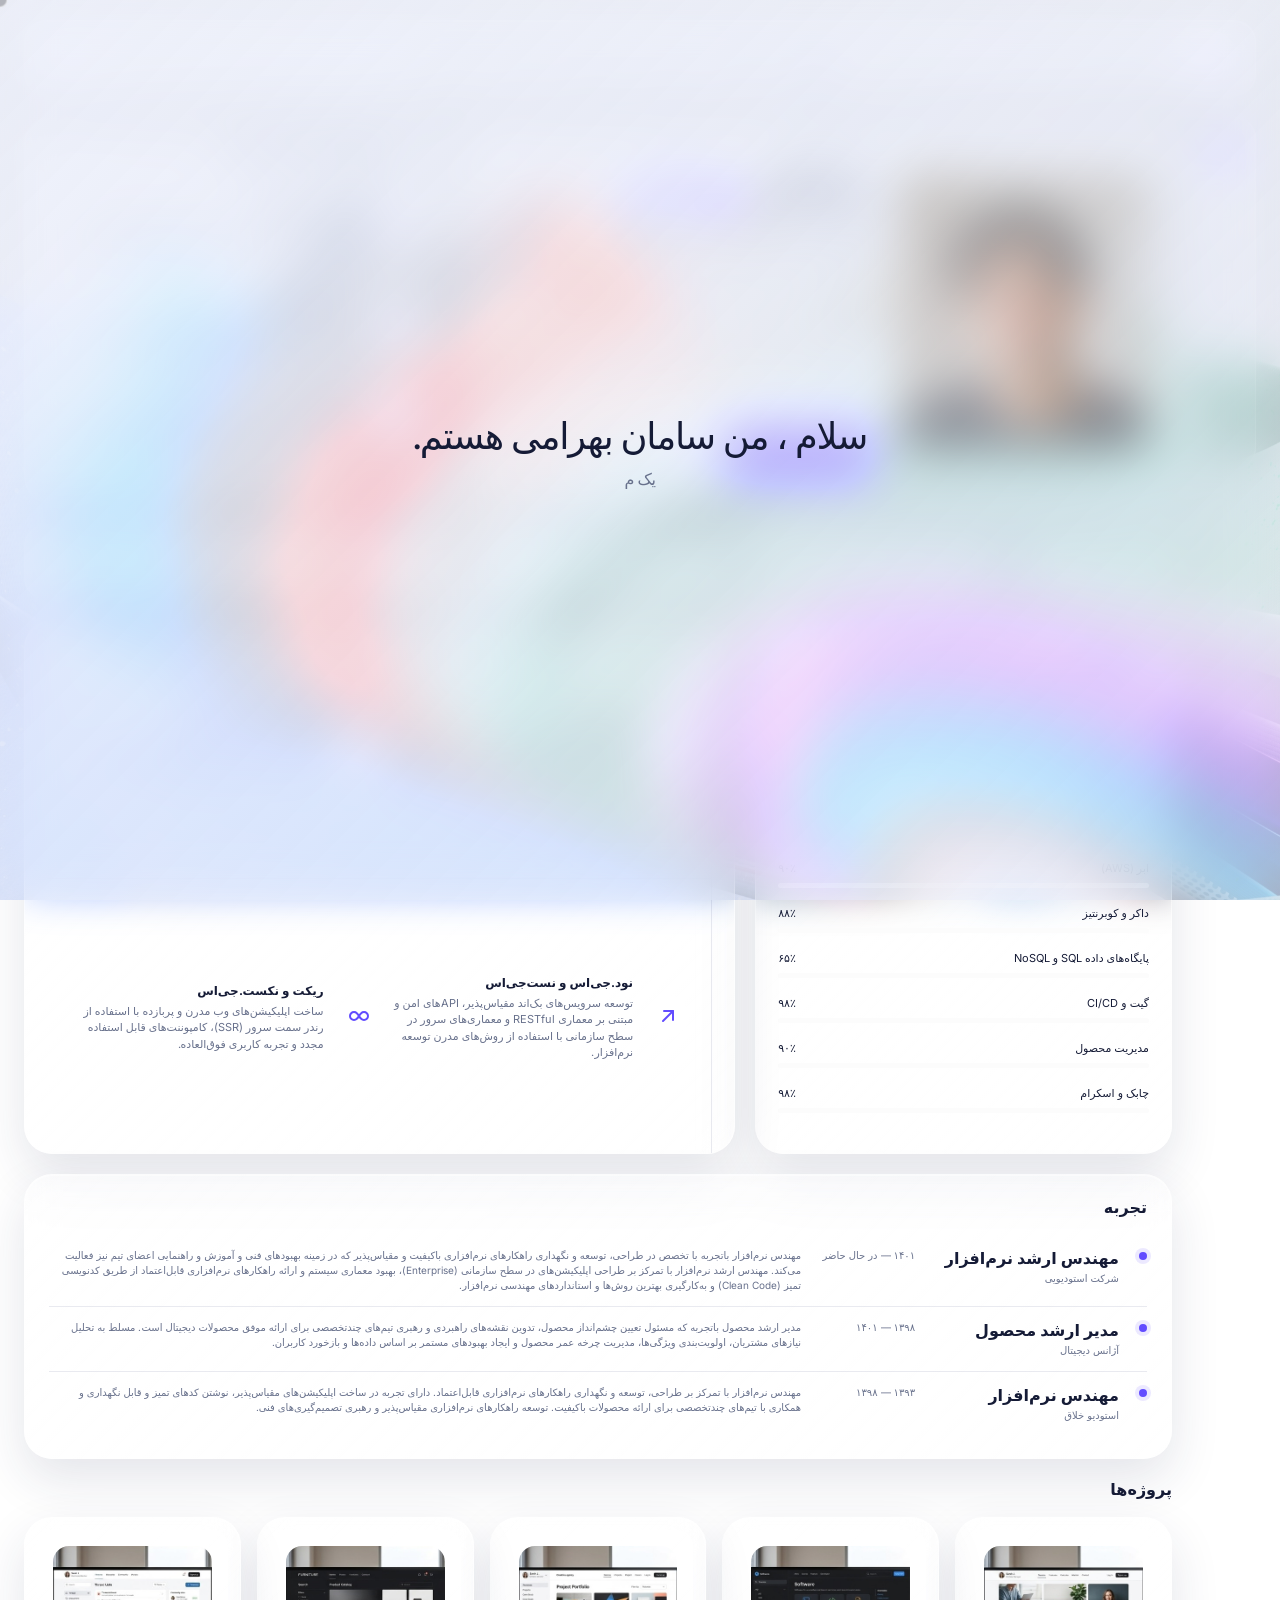
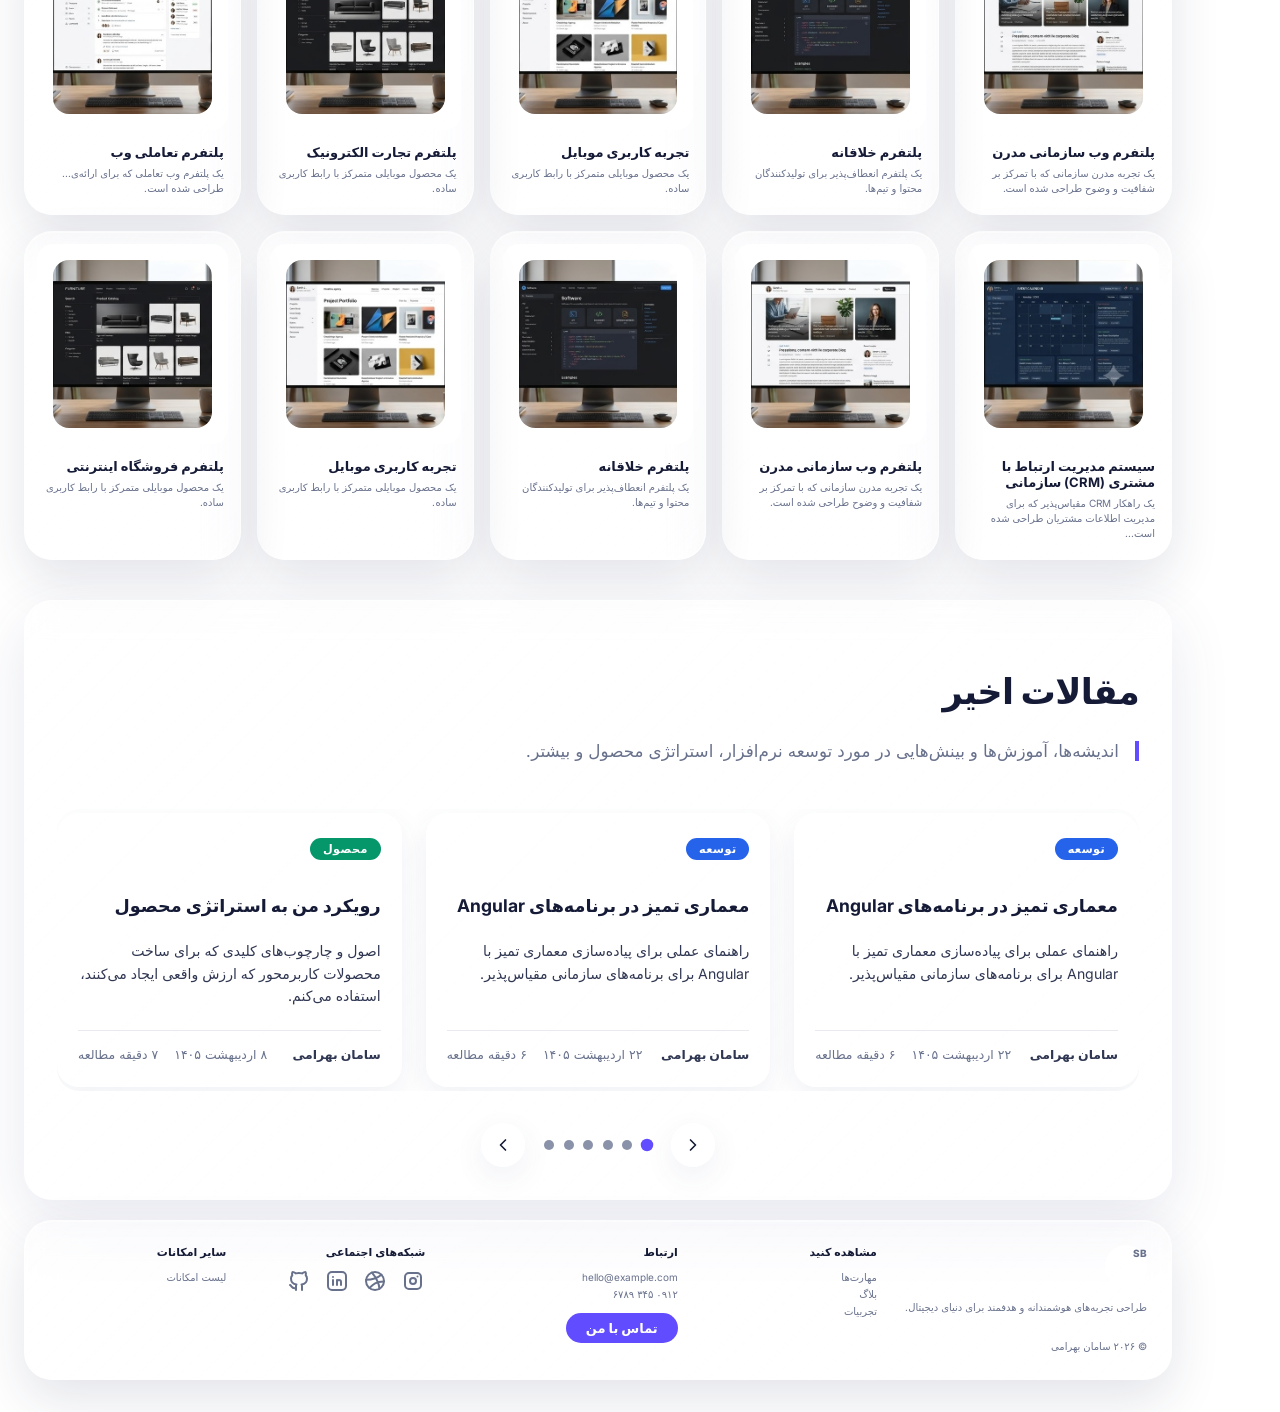
<file: fa/index.html>
<!doctype html>
<html lang="fa" dir="rtl">
  <head>
    <meta charset="UTF-8" />

    <meta name="viewport" content="width=device-width, initial-scale=1.0" />

    <meta name="description" content="نمونه کار شخصی سامان بهرامی" />

    <title>سامان بهرامی</title>

    <link rel="icon" href="./assets/sb.png" type="image/x-icon" />

    <link rel="preconnect" href="https://fonts.googleapis.com" />

    <link rel="preconnect" href="https://fonts.gstatic.com" crossorigin />

    <link
      href="https://fonts.googleapis.com/css2?family=Inter:wght@400;500;600;700;800&display=swap"
      rel="stylesheet"
    />

    <link rel="stylesheet" href="./css/style.css" />
    <link rel="stylesheet" href="./css/loading.css" />
  </head>

  <body>
    <!-- scroll progress -->
    <div class="scroll-progress">
      <span class="scroll-progress__glow"></span>
    </div>

    <!-- loader page -->
    <div id="loader" class="loader">
      <div class="loader-content">
        <p id="loaderLineOne" class="loader-line"></p>

        <p id="loaderLineTwo" class="loader-line loader-line-smaller"></p>
      </div>
    </div>

    <!-- =========================================
       SITE HEADER
  ========================================== -->

    <header class="topbar glass">
      <a href="#home" class="brand" aria-label="رفتن به صفحه اصلی">
        <span>سب</span>
      </a>

      <!-- Desktop Navigation -->

      <nav class="desktop-nav nav" aria-label="منوی اصلی">
        <a href="#home" class="active"> خانه </a>

        <a href="#skill"> مهارت </a>

        <a href="#experience"> تجربه </a>

        <a href="#work"> سابقه </a>

        <a href="#blog"> بلاگ </a>

        <a href="#contact"> تماس </a>
      </nav>

      <!-- Header Actions -->

      <div class="top-actions">
        <!-- Theme Toggle -->

        <button
          class="theme-switch"
          type="button"
          data-theme-toggle
          aria-label="تغییر تم"
          aria-pressed="false"
        >
          <span class="theme-icon theme-icon--sun" aria-hidden="true">
            <svg
              xmlns="http://www.w3.org/2000/svg"
              viewBox="0 0 24 24"
              fill="none"
              stroke="currentColor"
              stroke-width="2"
              stroke-linecap="round"
              stroke-linejoin="round"
            >
              <path stroke="none" d="M0 0h24v24H0z" fill="none" />
              <path d="M8 12a4 4 0 1 0 8 0a4 4 0 1 0 -8 0" />
              <path
                d="M3 12h1m8 -9v1m8 8h1m-9 8v1m-6.4 -15.4l.7 .7m12.1 -.7l-.7 .7m0 11.4l.7 .7m-12.1 -.7l-.7 .7"
              />
            </svg>
          </span>

          <span class="theme-icon theme-icon--moon" aria-hidden="true">
            <svg
              xmlns="http://www.w3.org/2000/svg"
              viewBox="0 0 24 24"
              fill="none"
              stroke="currentColor"
              stroke-width="2"
              stroke-linecap="round"
              stroke-linejoin="round"
            >
              <path stroke="none" d="M0 0h24v24H0z" fill="none" />
              <path
                d="M12 3c.132 0 .263 0 .393 0a7.5 7.5 0 0 0 7.92 12.446a9 9 0 1 1 -8.313 -12.454l0 .008"
              />
            </svg>
          </span>
        </button>

        <!-- Mobile Menu Button -->

        <button
          id="menuOpen"
          class="menu-btn"
          type="button"
          aria-label="باز کردن منو"
          aria-controls="mobileMenu"
        >
          <svg
            xmlns="http://www.w3.org/2000/svg"
            width="24"
            height="24"
            viewBox="0 0 24 24"
            fill="none"
            stroke="currentColor"
            stroke-width="2"
            stroke-linecap="round"
            stroke-linejoin="round"
            class="icon icon-tabler icons-tabler-outline icon-tabler-menu-2"
          >
            <path stroke="none" d="M0 0h24v24H0z" fill="none" />
            <path d="M4 6l16 0" />
            <path d="M4 12l16 0" />
            <path d="M4 18l16 0" />
          </svg>
        </button>
      </div>
    </header>

    <!-- =========================================
       APPLICATION LAYOUT
  ========================================== -->

    <div class="site">
      <div class="app-grid">
        <!-- =====================================
           SIDEBAR
      ====================================== -->

        <aside class="side-nav glass sidebar" aria-label="ناوبری بخش‌ها">
          <a href="#home" class="active" aria-label="خانه">
            <svg
              xmlns="http://www.w3.org/2000/svg"
              width="24"
              height="24"
              viewBox="0 0 24 24"
              fill="none"
              stroke="currentColor"
              stroke-width="2"
              stroke-linecap="round"
              stroke-linejoin="round"
              class="icon icon-tabler icons-tabler-outline icon-tabler-home"
            >
              <path stroke="none" d="M0 0h24v24H0z" fill="none" />
              <path d="M5 12l-2 0l9 -9l9 9l-2 0" />
              <path d="M5 12v7a2 2 0 0 0 2 2h10a2 2 0 0 0 2 -2v-7" />
              <path d="M9 21v-6a2 2 0 0 1 2 -2h2a2 2 0 0 1 2 2v6" />
            </svg>
          </a>

          <a href="#skill" aria-label="مهارت">
            <svg
              xmlns="http://www.w3.org/2000/svg"
              width="24"
              height="24"
              viewBox="0 0 24 24"
              fill="none"
              stroke="currentColor"
              stroke-width="2"
              stroke-linecap="round"
              stroke-linejoin="round"
              class="icon icon-tabler icons-tabler-outline icon-tabler-file-check"
            >
              <path stroke="none" d="M0 0h24v24H0z" fill="none" />
              <path d="M14 3v4a1 1 0 0 0 1 1h4" />
              <path
                d="M17 21h-10a2 2 0 0 1 -2 -2v-14a2 2 0 0 1 2 -2h7l5 5v11a2 2 0 0 1 -2 2"
              />
              <path d="M9 15l2 2l4 -4" />
            </svg>
          </a>

          <a href="#experience" aria-label="تجربه">
            <svg
              xmlns="http://www.w3.org/2000/svg"
              width="24"
              height="24"
              viewBox="0 0 24 24"
              fill="none"
              stroke="currentColor"
              stroke-width="2"
              stroke-linecap="round"
              stroke-linejoin="round"
              class="icon icon-tabler icons-tabler-outline icon-tabler-briefcase"
            >
              <path stroke="none" d="M0 0h24v24H0z" fill="none" />
              <path
                d="M3 9a2 2 0 0 1 2 -2h14a2 2 0 0 1 2 2v9a2 2 0 0 1 -2 2h-14a2 2 0 0 1 -2 -2l0 -9"
              />
              <path d="M8 7v-2a2 2 0 0 1 2 -2h4a2 2 0 0 1 2 2v2" />
              <path d="M12 12l0 .01" />
              <path d="M3 13a20 20 0 0 0 18 0" />
            </svg>
          </a>

          <a href="#work" aria-label="سابقه کار">
            <svg
              xmlns="http://www.w3.org/2000/svg"
              width="24"
              height="24"
              viewBox="0 0 24 24"
              fill="none"
              stroke="currentColor"
              stroke-width="2"
              stroke-linecap="round"
              stroke-linejoin="round"
              class="icon icon-tabler icons-tabler-outline icon-tabler-device-desktop"
            >
              <path stroke="none" d="M0 0h24v24H0z" fill="none" />
              <path
                d="M3 5a1 1 0 0 1 1 -1h16a1 1 0 0 1 1 1v10a1 1 0 0 1 -1 1h-16a1 1 0 0 1 -1 -1v-10"
              />
              <path d="M7 20h10" />
              <path d="M9 16v4" />
              <path d="M15 16v4" />
            </svg>
          </a>

          <a href="#blog" aria-label="بلاگ">
            <svg
              xmlns="http://www.w3.org/2000/svg"
              width="24"
              height="24"
              viewBox="0 0 24 24"
              fill="none"
              stroke="currentColor"
              stroke-width="2"
              stroke-linecap="round"
              stroke-linejoin="round"
              class="icon icon-tabler icons-tabler-outline icon-tabler-news"
            >
              <path stroke="none" d="M0 0h24v24H0z" fill="none" />
              <path
                d="M16 6h3a1 1 0 0 1 1 1v11a2 2 0 0 1 -4 0v-13a1 1 0 0 0 -1 -1h-10a1 1 0 0 0 -1 1v12a3 3 0 0 0 3 3h11"
              />
              <path d="M8 8l4 0" />
              <path d="M8 12l4 0" />
              <path d="M8 16l4 0" />
            </svg>
          </a>

          <a href="#contact" aria-label="تماس">
            <svg
              xmlns="http://www.w3.org/2000/svg"
              width="24"
              height="24"
              viewBox="0 0 24 24"
              fill="none"
              stroke="currentColor"
              stroke-width="2"
              stroke-linecap="round"
              stroke-linejoin="round"
              class="icon icon-tabler icons-tabler-outline icon-tabler-mail"
            >
              <path stroke="none" d="M0 0h24v24H0z" fill="none" />
              <path
                d="M3 7a2 2 0 0 1 2 -2h14a2 2 0 0 1 2 2v10a2 2 0 0 1 -2 2h-14a2 2 0 0 1 -2 -2v-10"
              />
              <path d="M3 7l9 6l9 -6" />
            </svg>
          </a>
        </aside>

        <!-- =====================================
           MAIN CONTENT
      ====================================== -->

        <main class="content">
          <!-- ===================================
             HERO
        ==================================== -->

          <section id="home" class="hero">
            <!-- Hero Intro -->

            <article class="hero-intro glass">
              <div class="hero-photo">
                <div class="photo-ring" aria-hidden="true"></div>

                <img
                  src="./assets/profile.png"
                  alt="تصویر پروفایل سامان بهرامی"
                  loading="lazy"
                />
              </div>

              <div class="hero-copy">
                <span class="eyebrow">سلام، من هستم </span>

                <h1>
                  سامان
                  <strong> بهرامی </strong>
                </h1>

                <h2>مهندس نرم‌افزار و مدیر محصول</h2>

                <p>
                  من یک مهندس نرم‌افزار و مدیر محصول هستم که علاقه زیادی به ساخت
                  محصولات دیجیتال مقیاس‌پذیر و کاربرمحور دارم. از ایجاد ارتباط
                  میان فناوری و کسب‌وکار لذت می‌برم و تلاش می‌کنم ایده‌ها را به
                  راهکارهای کاربردی و عملی تبدیل کنم. با تمرکز ویژه بر معماری
                  نرم‌افزار، استراتژی محصول و تجربه کاربری (UX)، هدفم ارائه
                  محصولات باکیفیتی است که برای کاربران و سازمان‌ها ارزش واقعی
                  ایجاد کنند.
                </p>

                <div class="actions">
                  <a href="#contact" class="primary-btn">
                    تماس با من
                    <span aria-hidden="true">
                      <svg
                        xmlns="http://www.w3.org/2000/svg"
                        width="24"
                        height="24"
                        viewBox="0 0 24 24"
                        fill="none"
                        stroke="currentColor"
                        stroke-width="2"
                        stroke-linecap="round"
                        stroke-linejoin="round"
                        class="icon icon-tabler icons-tabler-outline icon-tabler-phone"
                      >
                        <path stroke="none" d="M0 0h24v24H0z" fill="none" />
                        <path
                          d="M5 4h4l2 5l-2.5 1.5a11 11 0 0 0 5 5l1.5 -2.5l5 2v4a2 2 0 0 1 -2 2a16 16 0 0 1 -15 -15a2 2 0 0 1 2 -2"
                        />
                      </svg>
                    </span>
                  </a>

                  <a href="#" class="round-btn" aria-label="دانلود رزومه">
                    <svg
                      xmlns="http://www.w3.org/2000/svg"
                      width="24"
                      height="24"
                      viewBox="0 0 24 24"
                      fill="none"
                      stroke="currentColor"
                      stroke-width="2"
                      stroke-linecap="round"
                      stroke-linejoin="round"
                      class="icon icon-tabler icons-tabler-outline icon-tabler-file-download"
                    >
                      <path stroke="none" d="M0 0h24v24H0z" fill="none" />
                      <path d="M14 3v4a1 1 0 0 0 1 1h4" />
                      <path
                        d="M17 21h-10a2 2 0 0 1 -2 -2v-14a2 2 0 0 1 2 -2h7l5 5v11a2 2 0 0 1 -2 2"
                      />
                      <path d="M12 17v-6" />
                      <path d="M9.5 14.5l2.5 2.5l2.5 -2.5" />
                    </svg>
                  </a>
                </div>
              </div>
            </article>

            <!-- Services -->

            <section class="services glass">
              <h2>من چه کاری انجام میدم ؟</h2>

              <article class="service">
                <span aria-hidden="true">
                  <svg
                    xmlns="http://www.w3.org/2000/svg"
                    width="24"
                    height="24"
                    viewBox="0 0 24 24"
                    fill="none"
                    stroke="currentColor"
                    stroke-width="2"
                    stroke-linecap="round"
                    stroke-linejoin="round"
                    class="icon icon-tabler icons-tabler-outline icon-tabler-sparkles"
                  >
                    <path stroke="none" d="M0 0h24v24H0z" fill="none" />
                    <path
                      d="M16 18a2 2 0 0 1 2 2a2 2 0 0 1 2 -2a2 2 0 0 1 -2 -2a2 2 0 0 1 -2 2m0 -12a2 2 0 0 1 2 2a2 2 0 0 1 2 -2a2 2 0 0 1 -2 -2a2 2 0 0 1 -2 2m-7 12a6 6 0 0 1 6 -6a6 6 0 0 1 -6 -6a6 6 0 0 1 -6 6a6 6 0 0 1 6 6"
                    />
                  </svg>
                </span>

                <div>
                  <b> استراتژی محصول </b>

                  <p>
                    تعیین چشم‌انداز محصول، اولویت‌بندی ویژگی‌ها و هماهنگ‌سازی
                    اهداف کسب‌وکار با نیازهای کاربران برای ارائه محصولات دیجیتال
                    تأثیرگذار.
                  </p>
                </div>
              </article>

              <article class="service">
                <span aria-hidden="true">
                  <svg
                    xmlns="http://www.w3.org/2000/svg"
                    width="24"
                    height="24"
                    viewBox="0 0 24 24"
                    fill="none"
                    stroke="currentColor"
                    stroke-width="2"
                    stroke-linecap="round"
                    stroke-linejoin="round"
                    class="icon icon-tabler icons-tabler-outline icon-tabler-diamond"
                  >
                    <path stroke="none" d="M0 0h24v24H0z" fill="none" />
                    <path
                      d="M6 5h12l3 5l-8.5 9.5a.7 .7 0 0 1 -1 0l-8.5 -9.5l3 -5"
                    />
                    <path d="M10 12l-2 -2.2l.6 -1" />
                  </svg>
                </span>

                <div>
                  <b> معماری نرم‌افزار </b>

                  <p>
                    طراحی سیستم‌های نرم‌افزاری مقیاس‌پذیر، امن و قابل نگهداری با
                    استفاده از فناوری‌های مدرن و بهترین روش‌ها و استانداردهای
                    مهندسی نرم‌افزار.
                  </p>
                </div>
              </article>

              <article class="service">
                <span aria-hidden="true">
                  <svg
                    xmlns="http://www.w3.org/2000/svg"
                    width="24"
                    height="24"
                    viewBox="0 0 24 24"
                    fill="none"
                    stroke="currentColor"
                    stroke-width="2"
                    stroke-linecap="round"
                    stroke-linejoin="round"
                    class="icon icon-tabler icons-tabler-outline icon-tabler-circle"
                  >
                    <path stroke="none" d="M0 0h24v24H0z" fill="none" />
                    <path d="M3 12a9 9 0 1 0 18 0a9 9 0 1 0 -18 0" />
                  </svg>
                </span>

                <div>
                  <b> رهبری تیم </b>

                  <p>
                    همکاری با تیم‌های چندتخصصی، بهینه‌سازی فرآیندهای توسعه و
                    اطمینان از تحویل موفقیت‌آمیز محصول از مرحله ایده تا عرضه.
                  </p>
                </div>
              </article>
            </section>
          </section>

          <!-- ===================================
             ABOUT / STATS
        ==================================== -->

          <section id="skill" class="stats glass">
            <div>
              <b> ۸+ </b>
              <span> سال فعالیت </span>
            </div>

            <div>
              <b> ۱۲۰+ </b>
              <span> پروژه انجام‌شده </span>
            </div>

            <div>
              <b> ۴۰+ </b>
              <span> مشتری راضی </span>
            </div>

            <div>
              <b> ۱۲ </b>
              <span> توصیه‌نامه </span>
            </div>
          </section>

          <!-- ===================================
             SKILLS
        ==================================== -->

          <section class="skills-row">
            <!-- Expertise -->

            <article class="expertise glass">
              <h2>مهارت‌ها</h2>

              <div class="skill">
                <div>
                  <span> جاوااسکریپت / تایپ‌اسکریپت </span>
                  <span> ۹۵٪ </span>
                </div>
                <i>
                  <em data-width="95"></em>
                </i>
              </div>

              <div class="skill">
                <div>
                  <span> ریکت / نکست </span>
                  <span> ۸۰٪ </span>
                </div>
                <i>
                  <em data-width="80"></em>
                </i>
              </div>

              <div class="skill">
                <div>
                  <span> نود.جی‌اس </span>
                  <span> ۹۰٪ </span>
                </div>
                <i>
                  <em data-width="90"></em>
                </i>
              </div>

              <div class="skill">
                <div>
                  <span> طراحی سیستم </span>
                  <span> ۷۸٪ </span>
                </div>
                <i>
                  <em data-width="78"></em>
                </i>
              </div>

              <div class="skill">
                <div>
                  <span> ابر (AWS) </span>
                  <span> ۹۰٪ </span>
                </div>
                <i>
                  <em data-width="90"></em>
                </i>
              </div>

              <div class="skill">
                <div>
                  <span> داکر و کوبرنتیز </span>
                  <span> ۸۸٪ </span>
                </div>
                <i>
                  <em data-width="88"></em>
                </i>
              </div>

              <div class="skill">
                <div>
                  <span> پایگاه‌های داده SQL و NoSQL </span>
                  <span> ۶۵٪ </span>
                </div>
                <i>
                  <em data-width="65"></em>
                </i>
              </div>

              <div class="skill">
                <div>
                  <span> گیت و CI/CD </span>
                  <span> ۹۸٪ </span>
                </div>
                <i>
                  <em data-width="98"></em>
                </i>
              </div>

              <div class="skill">
                <div>
                  <span> مدیریت محصول </span>
                  <span> ۹۰٪ </span>
                </div>
                <i>
                  <em data-width="90"></em>
                </i>
              </div>

              <div class="skill">
                <div>
                  <span> چابک و اسکرام </span>
                  <span> ۹۸٪ </span>
                </div>
                <i>
                  <em data-width="98"></em>
                </i>
              </div>
            </article>

            <!-- Principles -->

            <article class="principles glass">
              <div class="principle">
                <span aria-hidden="true">
                  <svg
                    xmlns="http://www.w3.org/2000/svg"
                    width="24"
                    height="24"
                    viewBox="0 0 24 24"
                    fill="none"
                    stroke="currentColor"
                    stroke-width="2"
                    stroke-linecap="round"
                    stroke-linejoin="round"
                    class="icon icon-tabler icons-tabler-outline icon-tabler-diamond"
                  >
                    <path stroke="none" d="M0 0h24v24H0z" fill="none" />
                    <path
                      d="M6 5h12l3 5l-8.5 9.5a.7 .7 0 0 1 -1 0l-8.5 -9.5l3 -5"
                    />
                    <path d="M10 12l-2 -2.2l.6 -1" />
                  </svg>
                </span>
                <div>
                  <b> AWS و داکر </b>
                  <p>
                    استقرار، پایش و مقیاس‌دهی اپلیکیشن‌های Cloud-Native با
                    استفاده از محیط‌های کانتینری، گردش‌کارهای خودکار و
                    زیرساخت‌های قابل‌اعتماد.
                  </p>
                </div>
              </div>

              <div class="principle">
                <span aria-hidden="true">
                  <svg
                    xmlns="http://www.w3.org/2000/svg"
                    width="24"
                    height="24"
                    viewBox="0 0 24 24"
                    fill="none"
                    stroke="currentColor"
                    stroke-width="2"
                    stroke-linecap="round"
                    stroke-linejoin="round"
                    class="icon icon-tabler icons-tabler-outline icon-tabler-sparkle"
                  >
                    <path stroke="none" d="M0 0h24v24H0z" fill="none" />
                    <path
                      d="M21 12c-6.597 0 -9 2.403 -9 9c0 -6.597 -2.403 -9 -9 -9c6.597 0 9 -2.403 9 -9c0 6.597 2.403 9 9 9"
                    />
                  </svg>
                </span>
                <div>
                  <b> استراتژی محصول و چابک </b>
                  <p>
                    رهبری برنامه‌ریزی محصول، تعیین نقشه راه، اولویت‌بندی
                    ویژگی‌ها و هماهنگی تیم‌های چندتخصصی برای ارائه کارآمد
                    نرم‌افزاری ارزشمند.
                  </p>
                </div>
              </div>

              <div class="principle">
                <span aria-hidden="true">
                  <svg
                    xmlns="http://www.w3.org/2000/svg"
                    width="24"
                    height="24"
                    viewBox="0 0 24 24"
                    fill="none"
                    stroke="currentColor"
                    stroke-width="2"
                    stroke-linecap="round"
                    stroke-linejoin="round"
                    class="icon icon-tabler icons-tabler-outline icon-tabler-arrow-up-right"
                  >
                    <path stroke="none" d="M0 0h24v24H0z" fill="none" />
                    <path d="M17 7l-10 10" />
                    <path d="M8 7l9 0l0 9" />
                  </svg>
                </span>
                <div>
                  <b> نود.جی‌اس و نست‌جی‌اس </b>
                  <p>
                    توسعه سرویس‌های بک‌اند مقیاس‌پذیر، APIهای امن و مبتنی بر
                    معماری RESTful و معماری‌های سرور در سطح سازمانی با استفاده
                    از روش‌های مدرن توسعه نرم‌افزار.
                  </p>
                </div>
              </div>

              <div class="principle">
                <span aria-hidden="true">
                  <svg
                    xmlns="http://www.w3.org/2000/svg"
                    width="24"
                    height="24"
                    viewBox="0 0 24 24"
                    fill="none"
                    stroke="currentColor"
                    stroke-width="2"
                    stroke-linecap="round"
                    stroke-linejoin="round"
                    class="icon icon-tabler icons-tabler-outline icon-tabler-infinity"
                  >
                    <path stroke="none" d="M0 0h24v24H0z" fill="none" />
                    <path
                      d="M9.828 9.172a4 4 0 1 0 0 5.656a10 10 0 0 0 2.172 -2.828a10 10 0 0 1 2.172 -2.828a4 4 0 1 1 0 5.656a10 10 0 0 1 -2.172 -2.828a10 10 0 0 0 -2.172 -2.828"
                    />
                  </svg>
                </span>
                <div>
                  <b> ریکت و نکست.جی‌اس </b>
                  <p>
                    ساخت اپلیکیشن‌های وب مدرن و پربازده با استفاده از رندر سمت
                    سرور (SSR)، کامپوننت‌های قابل استفاده مجدد و تجربه کاربری
                    فوق‌العاده.
                  </p>
                </div>
              </div>
            </article>
          </section>

          <!-- ===================================
             EXPERIENCE
        ==================================== -->

          <section id="experience" class="experience glass">
            <div class="section-head">
              <h2>تجربه</h2>
            </div>

            <article class="experience-row">
              <span class="timeline-dot" aria-hidden="true"></span>

              <div>
                <b> مهندس ارشد نرم‌افزار </b>

                <small> شرکت استودیویی </small>
              </div>

              <time> ۱۴۰۱ — در حال حاضر </time>

              <p>
                مهندس نرم‌افزار باتجربه با تخصص در طراحی، توسعه و نگهداری
                راهکارهای نرم‌افزاری باکیفیت و مقیاس‌پذیر که در زمینه بهبودهای
                فنی و آموزش و راهنمایی اعضای تیم نیز فعالیت می‌کند. مهندس ارشد
                نرم‌افزار با تمرکز بر طراحی اپلیکیشن‌های در سطح سازمانی
                (Enterprise)، بهبود معماری سیستم و ارائه راهکارهای نرم‌افزاری
                قابل‌اعتماد از طریق کدنویسی تمیز (Clean Code) و به‌کارگیری
                بهترین روش‌ها و استانداردهای مهندسی نرم‌افزار.
              </p>
            </article>

            <article class="experience-row">
              <span class="timeline-dot" aria-hidden="true"></span>

              <div>
                <b> مدیر ارشد محصول </b>

                <small> آژانس دیجیتال </small>
              </div>

              <time> ۱۳۹۸ — ۱۴۰۱ </time>

              <p>
                مدیر ارشد محصول باتجربه که مسئول تعیین چشم‌انداز محصول، تدوین
                نقشه‌های راهبردی و رهبری تیم‌های چندتخصصی برای ارائه موفق
                محصولات دیجیتال است. مسلط به تحلیل نیازهای مشتریان، اولویت‌بندی
                ویژگی‌ها، مدیریت چرخه عمر محصول و ایجاد بهبودهای مستمر بر اساس
                داده‌ها و بازخورد کاربران.
              </p>
            </article>

            <article class="experience-row">
              <span class="timeline-dot" aria-hidden="true"></span>

              <div>
                <b> مهندس نرم‌افزار </b>

                <small> استودیو خلاق </small>
              </div>

              <time> ۱۳۹۳ — ۱۳۹۸ </time>

              <p>
                مهندس نرم‌افزار با تمرکز بر طراحی، توسعه و نگهداری راهکارهای
                نرم‌افزاری قابل‌اعتماد. دارای تجربه در ساخت اپلیکیشن‌های
                مقیاس‌پذیر، نوشتن کدهای تمیز و قابل نگهداری و همکاری با تیم‌های
                چندتخصصی برای ارائه محصولات باکیفیت. توسعه راهکارهای نرم‌افزاری
                مقیاس‌پذیر و رهبری تصمیم‌گیری‌های فنی.
              </p>
            </article>
          </section>

          <!-- ===================================
             WORK
        ==================================== -->

          <section id="work" class="work">
            <div class="section-head">
              <h2>پروژه‌ها</h2>
            </div>

            <div class="projects">
              <article class="project glass">
                <div class="project-cover">
                  <img
                    src="./assets/sample/sa01.jpg"
                    alt="تصویر پروژه پلتفرم وب سازمانی"
                    loading="lazy"
                  />
                </div>

                <h3>پلتفرم وب سازمانی مدرن</h3>

                <p>
                  یک تجربه مدرن سازمانی که با تمرکز بر شفافیت و وضوح طراحی شده
                  است.
                </p>
              </article>

              <article class="project glass">
                <div class="project-cover">
                  <img
                    src="./assets/sample/sa02.jpg"
                    alt="تصویر پروژه پلتفرم خلاقانه"
                    loading="lazy"
                  />
                </div>

                <h3>پلتفرم خلاقانه</h3>

                <p>یک پلتفرم انعطاف‌پذیر برای تولیدکنندگان محتوا و تیم‌ها.</p>
              </article>

              <article class="project glass">
                <div class="project-cover">
                  <img
                    src="./assets/sample/sa03.jpg"
                    alt="تصویر پروژه تجربه کاربری موبایل"
                    loading="lazy"
                  />
                </div>

                <h3>تجربه کاربری موبایل</h3>

                <p>یک محصول موبایلی متمرکز با رابط کاربری ساده.</p>
              </article>

              <article class="project glass">
                <div class="project-cover">
                  <img
                    src="./assets/sample/sa04.jpg"
                    alt="تصویر پروژه پلتفرم تجارت الکترونیک"
                    loading="lazy"
                  />
                </div>

                <h3>پلتفرم تجارت الکترونیک</h3>

                <p>یک محصول موبایلی متمرکز با رابط کاربری ساده.</p>
              </article>

              <article class="project glass">
                <div class="project-cover">
                  <img
                    src="./assets/sample/sa05.jpg"
                    alt="تصویر پروژه پلتفرم تعاملی وب"
                    loading="lazy"
                  />
                </div>

                <h3>پلتفرم تعاملی وب</h3>

                <p>یک پلتفرم وب تعاملی که برای ارائه‌ی... طراحی شده است.</p>
              </article>
              <article class="project glass">
                <div class="project-cover">
                  <img
                    src="./assets/sample/sa06.jpg"
                    alt="تصویر پروژه سیستم CRM سازمانی"
                    loading="lazy"
                  />
                </div>

                <h3>سیستم مدیریت ارتباط با مشتری (CRM) سازمانی</h3>

                <p>
                  یک راهکار CRM مقیاس‌پذیر که برای مدیریت اطلاعات مشتریان طراحی
                  شده است...
                </p>
              </article>
              <article class="project glass">
                <div class="project-cover">
                  <img
                    src="./assets/sample/sa01.jpg"
                    alt="تصویر پروژه پلتفرم وب سازمانی"
                    loading="lazy"
                  />
                </div>

                <h3>پلتفرم وب سازمانی مدرن</h3>

                <p>
                  یک تجربه مدرن سازمانی که با تمرکز بر شفافیت و وضوح طراحی شده
                  است.
                </p>
              </article>

              <article class="project glass">
                <div class="project-cover">
                  <img
                    src="./assets/sample/sa02.jpg"
                    alt="تصویر پروژه پلتفرم خلاقانه"
                    loading="lazy"
                  />
                </div>

                <h3>پلتفرم خلاقانه</h3>

                <p>یک پلتفرم انعطاف‌پذیر برای تولیدکنندگان محتوا و تیم‌ها.</p>
              </article>
              <article class="project glass">
                <div class="project-cover">
                  <img
                    src="./assets/sample/sa03.jpg"
                    alt="تصویر پروژه تجربه کاربری موبایل"
                    loading="lazy"
                  />
                </div>

                <h3>تجربه کاربری موبایل</h3>

                <p>یک محصول موبایلی متمرکز با رابط کاربری ساده.</p>
              </article>

              <article class="project glass">
                <div class="project-cover">
                  <img
                    src="./assets/sample/sa04.jpg"
                    alt="تصویر پروژه پلتفرم فروشگاه اینترنتی"
                    loading="lazy"
                  />
                </div>

                <h3>پلتفرم فروشگاه اینترنتی</h3>

                <p>یک محصول موبایلی متمرکز با رابط کاربری ساده.</p>
              </article>
            </div>
          </section>

          <!-- ===================================
             BLOG 
        ==================================== -->

          <section id="blog" class="blog-wrapper glass">
            <!-- header -->
            <header class="blog-header">
              <h1>مقالات اخیر</h1>
              <p class="subtitle">
                اندیشه‌ها، آموزش‌ها و بینش‌هایی در مورد توسعه نرم‌افزار،
                استراتژی محصول و بیشتر.
              </p>
            </header>

            <!-- carousel -->
            <div class="carousel-container">
              <div class="carousel-track" id="carouselTrack">
                <!-- کارت‌ها به صورت هاردکد در HTML -->
                <a href="post.html" class="blog-link">
                  <div class="blog-card">
                    <span class="card-category development">توسعه</span>
                    <h3 class="card-title">
                      معماری تمیز در برنامه‌های Angular
                    </h3>
                    <p class="card-description">
                      راهنمای عملی برای پیاده‌سازی معماری تمیز با Angular برای
                      برنامه‌های سازمانی مقیاس‌پذیر.
                    </p>
                    <div class="card-footer">
                      <span class="author">سامان بهرامی</span>
                      <div class="meta-info">
                        <span
                          ><i class="far fa-calendar-alt"></i> ۲۲ اردیبهشت
                          ۱۴۰۵</span
                        >
                        <span><i class="far fa-clock"></i> ۶ دقیقه مطالعه</span>
                      </div>
                    </div>
                  </div>
                </a>
                <a href="post.html" class="blog-link">
                  <div class="blog-card">
                    <span class="card-category development">توسعه</span>
                    <h3 class="card-title">
                      معماری تمیز در برنامه‌های Angular
                    </h3>
                    <p class="card-description">
                      راهنمای عملی برای پیاده‌سازی معماری تمیز با Angular برای
                      برنامه‌های سازمانی مقیاس‌پذیر.
                    </p>
                    <div class="card-footer">
                      <span class="author">سامان بهرامی</span>
                      <div class="meta-info">
                        <span
                          ><i class="far fa-calendar-alt"></i> ۲۲ اردیبهشت
                          ۱۴۰۵</span
                        >
                        <span><i class="far fa-clock"></i> ۶ دقیقه مطالعه</span>
                      </div>
                    </div>
                  </div>
                </a>
                <a href="post.html" class="blog-link">
                  <div class="blog-card">
                    <span class="card-category product">محصول</span>
                    <h3 class="card-title">رویکرد من به استراتژی محصول</h3>
                    <p class="card-description">
                      اصول و چارچوب‌های کلیدی که برای ساخت محصولات کاربرمحور که
                      ارزش واقعی ایجاد می‌کنند، استفاده می‌کنم.
                    </p>
                    <div class="card-footer">
                      <span class="author">سامان بهرامی</span>
                      <div class="meta-info">
                        <span
                          ><i class="far fa-calendar-alt"></i> ۸ اردیبهشت
                          ۱۴۰۵</span
                        >
                        <span><i class="far fa-clock"></i> ۷ دقیقه مطالعه</span>
                      </div>
                    </div>
                  </div>
                </a>
                <a href="post.html" class="blog-link">
                  <div class="blog-card">
                    <span class="card-category tips">نکات و ترفندها</span>
                    <h3 class="card-title">
                      ۱۰ افزونه VS Code که بدون آنها نمی‌توانم زندگی کنم
                    </h3>
                    <p class="card-description">
                      لیستی از افزونه‌های VS Code که بهره‌وری من را به عنوان یک
                      توسعه‌دهنده افزایش می‌دهند.
                    </p>
                    <div class="card-footer">
                      <span class="author">سامان بهرامی</span>
                      <div class="meta-info">
                        <span
                          ><i class="far fa-calendar-alt"></i> ۲۶ فروردین
                          ۱۴۰۵</span
                        >
                        <span><i class="far fa-clock"></i> ۴ دقیقه مطالعه</span>
                      </div>
                    </div>
                  </div>
                </a>
                <a href="post.html" class="blog-link">
                  <div class="blog-card">
                    <span class="card-category development">توسعه</span>
                    <h3 class="card-title">
                      معماری تمیز در برنامه‌های Angular
                    </h3>
                    <p class="card-description">
                      راهنمای عملی برای پیاده‌سازی معماری تمیز با Angular برای
                      برنامه‌های سازمانی مقیاس‌پذیر.
                    </p>
                    <div class="card-footer">
                      <span class="author">سامان بهرامی</span>
                      <div class="meta-info">
                        <span
                          ><i class="far fa-calendar-alt"></i> ۲۲ اردیبهشت
                          ۱۴۰۵</span
                        >
                        <span><i class="far fa-clock"></i> ۶ دقیقه مطالعه</span>
                      </div>
                    </div>
                  </div>
                </a>
                <a href="post.html" class="blog-link">
                  <div class="blog-card">
                    <span class="card-category development">توسعه</span>
                    <h3 class="card-title">
                      معماری تمیز در برنامه‌های Angular
                    </h3>
                    <p class="card-description">
                      راهنمای عملی برای پیاده‌سازی معماری تمیز با Angular برای
                      برنامه‌های سازمانی مقیاس‌پذیر.
                    </p>
                    <div class="card-footer">
                      <span class="author">سامان بهرامی</span>
                      <div class="meta-info">
                        <span
                          ><i class="far fa-calendar-alt"></i> ۲۲ اردیبهشت
                          ۱۴۰۵</span
                        >
                        <span><i class="far fa-clock"></i> ۶ دقیقه مطالعه</span>
                      </div>
                    </div>
                  </div>
                </a>
                <a href="post.html" class="blog-link">
                  <div class="blog-card">
                    <span class="card-category development">توسعه</span>
                    <h3 class="card-title">
                      معماری تمیز در برنامه‌های Angular
                    </h3>
                    <p class="card-description">
                      راهنمای عملی برای پیاده‌سازی معماری تمیز با Angular برای
                      برنامه‌های سازمانی مقیاس‌پذیر.
                    </p>
                    <div class="card-footer">
                      <span class="author">سامان بهرامی</span>
                      <div class="meta-info">
                        <span
                          ><i class="far fa-calendar-alt"></i> ۲۲ اردیبهشت
                          ۱۴۰۵</span
                        >
                        <span><i class="far fa-clock"></i> ۶ دقیقه مطالعه</span>
                      </div>
                    </div>
                  </div>
                </a>
                <a href="post.html" class="blog-link">
                  <div class="blog-card">
                    <span class="card-category development">توسعه</span>
                    <h3 class="card-title">
                      معماری تمیز در برنامه‌های Angular
                    </h3>
                    <p class="card-description">
                      راهنمای عملی برای پیاده‌سازی معماری تمیز با Angular برای
                      برنامه‌های سازمانی مقیاس‌پذیر.
                    </p>
                    <div class="card-footer">
                      <span class="author">سامان بهرامی</span>
                      <div class="meta-info">
                        <span
                          ><i class="far fa-calendar-alt"></i> ۲۲ اردیبهشت
                          ۱۴۰۵</span
                        >
                        <span><i class="far fa-clock"></i> ۶ دقیقه مطالعه</span>
                      </div>
                    </div>
                  </div>
                </a>
                <!-- در صورت نیاز کارت‌های بیشتر اینجا اضافه کنید -->
              </div>
            </div>
            <!-- controls -->
            <div class="carousel-controls">
              <button class="btn-prev" id="prevBtn" aria-label="قبلی">
                <svg
                  xmlns="http://www.w3.org/2000/svg"
                  width="24"
                  height="24"
                  viewBox="0 0 24 24"
                  fill="none"
                  stroke="currentColor"
                  stroke-width="2"
                  stroke-linecap="round"
                  stroke-linejoin="round"
                  class="icon icon-tabler icons-tabler-outline icon-tabler-chevron-right"
                >
                  <path stroke="none" d="M0 0h24v24H0z" fill="none" />
                  <path d="M9 6l6 6l-6 6" />
                </svg>
              </button>
              <div class="dots" id="dotsContainer"></div>
              <button class="btn-next" id="nextBtn" aria-label="بعدی">
                <svg
                  xmlns="http://www.w3.org/2000/svg"
                  width="24"
                  height="24"
                  viewBox="0 0 24 24"
                  fill="none"
                  stroke="currentColor"
                  stroke-width="2"
                  stroke-linecap="round"
                  stroke-linejoin="round"
                  class="icon icon-tabler icons-tabler-outline icon-tabler-chevron-left"
                >
                  <path stroke="none" d="M0 0h24v24H0z" fill="none" />
                  <path d="M15 6l-6 6l6 6" />
                </svg>
              </button>
            </div>
          </section>

          <!-- ===================================
             FOOTER / CONTACT
        ==================================== -->

          <footer id="contact" class="footer glass">
            <div>
              <a href="#home" class="brand footer-brand">
                <span> SB </span>
              </a>

              <p>طراحی تجربه‌های هوشمندانه و هدفمند برای دنیای دیجیتال.</p>

              <small> © ۲۰۲۶ سامان بهرامی </small>
            </div>

            <div>
              <h3>مشاهده کنید</h3>

              <a href="#skill"> مهارت‌ها </a>

              <a href="#blog"> بلاگ </a>

              <a href="#experience"> تجربیات </a>
            </div>

            <div>
              <h3>ارتباط</h3>

              <a href="mailto:hello@example.com"> hello@example.com </a>

              <a href="tel:+989123456789"> ۰۹۱۲ ۳۴۵ ۶۷۸۹ </a>

              <button
                id="openContactModal"
                class="primary-btn short-btn"
                type="button"
              >
                تماس با من
              </button>
            </div>

            <div>
              <h3>شبکه‌های اجتماعی</h3>

              <div class="socials">
                <a href="#" aria-label="اینستاگرام">
                  <svg
                    xmlns="http://www.w3.org/2000/svg"
                    width="24"
                    height="24"
                    viewBox="0 0 24 24"
                    fill="none"
                    stroke="currentColor"
                    stroke-width="2"
                    stroke-linecap="round"
                    stroke-linejoin="round"
                    class="icon icon-tabler icons-tabler-outline icon-tabler-brand-instagram"
                  >
                    <path stroke="none" d="M0 0h24v24H0z" fill="none" />
                    <path
                      d="M4 8a4 4 0 0 1 4 -4h8a4 4 0 0 1 4 4v8a4 4 0 0 1 -4 4h-8a4 4 0 0 1 -4 -4l0 -8"
                    />
                    <path d="M9 12a3 3 0 1 0 6 0a3 3 0 0 0 -6 0" />
                    <path d="M16.5 7.5v.01" />
                  </svg>
                </a>

                <a href="#" aria-label="دریبل">
                  <svg
                    xmlns="http://www.w3.org/2000/svg"
                    width="24"
                    height="24"
                    viewBox="0 0 24 24"
                    fill="none"
                    stroke="currentColor"
                    stroke-width="2"
                    stroke-linecap="round"
                    stroke-linejoin="round"
                    class="icon icon-tabler icons-tabler-outline icon-tabler-brand-dribbble"
                  >
                    <path stroke="none" d="M0 0h24v24H0z" fill="none" />
                    <path d="M3 12a9 9 0 1 0 18 0a9 9 0 1 0 -18 0" />
                    <path d="M9 3.6c5 6 7 10.5 7.5 16.2" />
                    <path d="M6.4 19c3.5 -3.5 6 -6.5 14.5 -6.4" />
                    <path d="M3.1 10.75c5 0 9.814 -.38 15.314 -5" />
                  </svg>
                </a>

                <a href="#" aria-label="لینکدین">
                  <svg
                    xmlns="http://www.w3.org/2000/svg"
                    width="24"
                    height="24"
                    viewBox="0 0 24 24"
                    fill="none"
                    stroke="currentColor"
                    stroke-width="2"
                    stroke-linecap="round"
                    stroke-linejoin="round"
                    class="icon icon-tabler icons-tabler-outline icon-tabler-brand-linkedin"
                  >
                    <path stroke="none" d="M0 0h24v24H0z" fill="none" />
                    <path d="M8 11v5" />
                    <path d="M8 8v.01" />
                    <path d="M12 16v-5" />
                    <path d="M16 16v-3a2 2 0 1 0 -4 0" />
                    <path
                      d="M3 7a4 4 0 0 1 4 -4h10a4 4 0 0 1 4 4v10a4 4 0 0 1 -4 4h-10a4 4 0 0 1 -4 -4l0 -10"
                    />
                  </svg>
                </a>
                <a href="#" aria-label="گیت‌هاب">
                  <svg
                    xmlns="http://www.w3.org/2000/svg"
                    width="24"
                    height="24"
                    viewBox="0 0 24 24"
                    fill="none"
                    stroke="currentColor"
                    stroke-width="2"
                    stroke-linecap="round"
                    stroke-linejoin="round"
                    class="icon icon-tabler icons-tabler-outline icon-tabler-brand-github"
                  >
                    <path stroke="none" d="M0 0h24v24H0z" fill="none" />
                    <path
                      d="M9 19c-4.3 1.4 -4.3 -2.5 -6 -3m12 5v-3.5c0 -1 .1 -1.4 -.5 -2c2.8 -.3 5.5 -1.4 5.5 -6a4.6 4.6 0 0 0 -1.3 -3.2a4.2 4.2 0 0 0 -.1 -3.2s-1.1 -.3 -3.5 1.3a12.3 12.3 0 0 0 -6.2 0c-2.4 -1.6 -3.5 -1.3 -3.5 -1.3a4.2 4.2 0 0 0 -.1 3.2a4.6 4.6 0 0 0 -1.3 3.2c0 4.6 2.7 5.7 5.5 6c-.6 .6 -.6 1.2 -.5 2v3.5"
                    />
                  </svg>
                </a>
              </div>
            </div>

            <div>
              <h3>سایر امکانات</h3>

              <span> لیست امکانات </span>
            </div>
          </footer>
        </main>
      </div>
    </div>

    <!-- =========================================
       MOBILE MENU
  ========================================== -->

    <div id="mobileMenu" class="mobile-menu" aria-label="منوی موبایل">
      <button id="menuClose" type="button" aria-label="بستن منو">
        <svg
          xmlns="http://www.w3.org/2000/svg"
          width="24"
          height="24"
          viewBox="0 0 24 24"
          fill="none"
          stroke="currentColor"
          stroke-width="2"
          stroke-linecap="round"
          stroke-linejoin="round"
        >
          <path stroke="none" d="M0 0h24v24H0z" fill="none" />
          <path d="M18 6l-12 12" />
          <path d="M6 6l12 12" />
        </svg>
      </button>
      <a href="#home">خانه</a>
      <a href="#skill">مهارت</a>
      <a href="#experience">تجربه</a>
      <a href="#work">سابقه</a>
      <a href="#blog">بلاگ</a>
      <a href="#contact">تماس</a>
    </div>

    <!-- Back to top -->
    <button id="backToTop" aria-label="بازگشت به بالا">
      <svg
        xmlns="http://www.w3.org/2000/svg"
        width="24"
        height="24"
        viewBox="0 0 24 24"
        fill="none"
        stroke="currentColor"
        stroke-width="2"
        stroke-linecap="round"
        stroke-linejoin="round"
      >
        <path stroke="none" d="M0 0h24v24H0z" fill="none" />
        <path d="M6 15l6 -6l6 6" />
      </svg>
    </button>

    <!-- Contact Modal -->
    <div id="contactModal" class="contact-modal" aria-hidden="true">
      <div
        class="contact-modal__content glass"
        role="dialog"
        aria-modal="true"
        aria-labelledby="contactModalTitle"
      >
        <button
          id="closeContactModal"
          class="contact-modal__close"
          type="button"
          aria-label="بستن فرم تماس"
        >
          &times;
        </button>
        <div class="contact-modal__header">
          <span class="eyebrow">ارتباط با من</span>
          <h2 id="contactModalTitle">بیایید همکاری کنیم</h2>
          <p>پروژه‌ای در ذهن دارید؟ با خیال راحت برای من پیام بفرستید.</p>
        </div>
        <form class="contact-form">
          <div class="contact-form__field">
            <label for="contactName">نام</label>
            <input
              id="contactName"
              type="text"
              name="name"
              placeholder="نام شما"
              required
            />
          </div>
          <div class="contact-form__field">
            <label for="contactEmail">ایمیل</label>
            <input
              id="contactEmail"
              type="email"
              name="email"
              placeholder="ایمیل شما"
              required
            />
          </div>
          <div class="contact-form__field">
            <label for="contactMessage">پیام</label>
            <textarea
              id="contactMessage"
              name="message"
              rows="5"
              placeholder="در مورد پروژه‌تان برایم بنویسید..."
              required
              minlength="5"
              maxlength="200"
            ></textarea>
          </div>
          <button type="submit" class="primary-btn contact-form__submit">
            ارسال پیام
          </button>
        </form>
      </div>
    </div>

    <!-- /* custom cursor */ -->
    <div class="cursor"></div>

    <!-- =========================================
       JAVASCRIPT
  ========================================== -->

    <script src="./js/tabler.min.js"></script>
    <script src="./js/lenis.min.js"></script>
    <script src="./js/carousel.js"></script>
    <script src="./js/script.js"></script>
  </body>
</html>
</file>
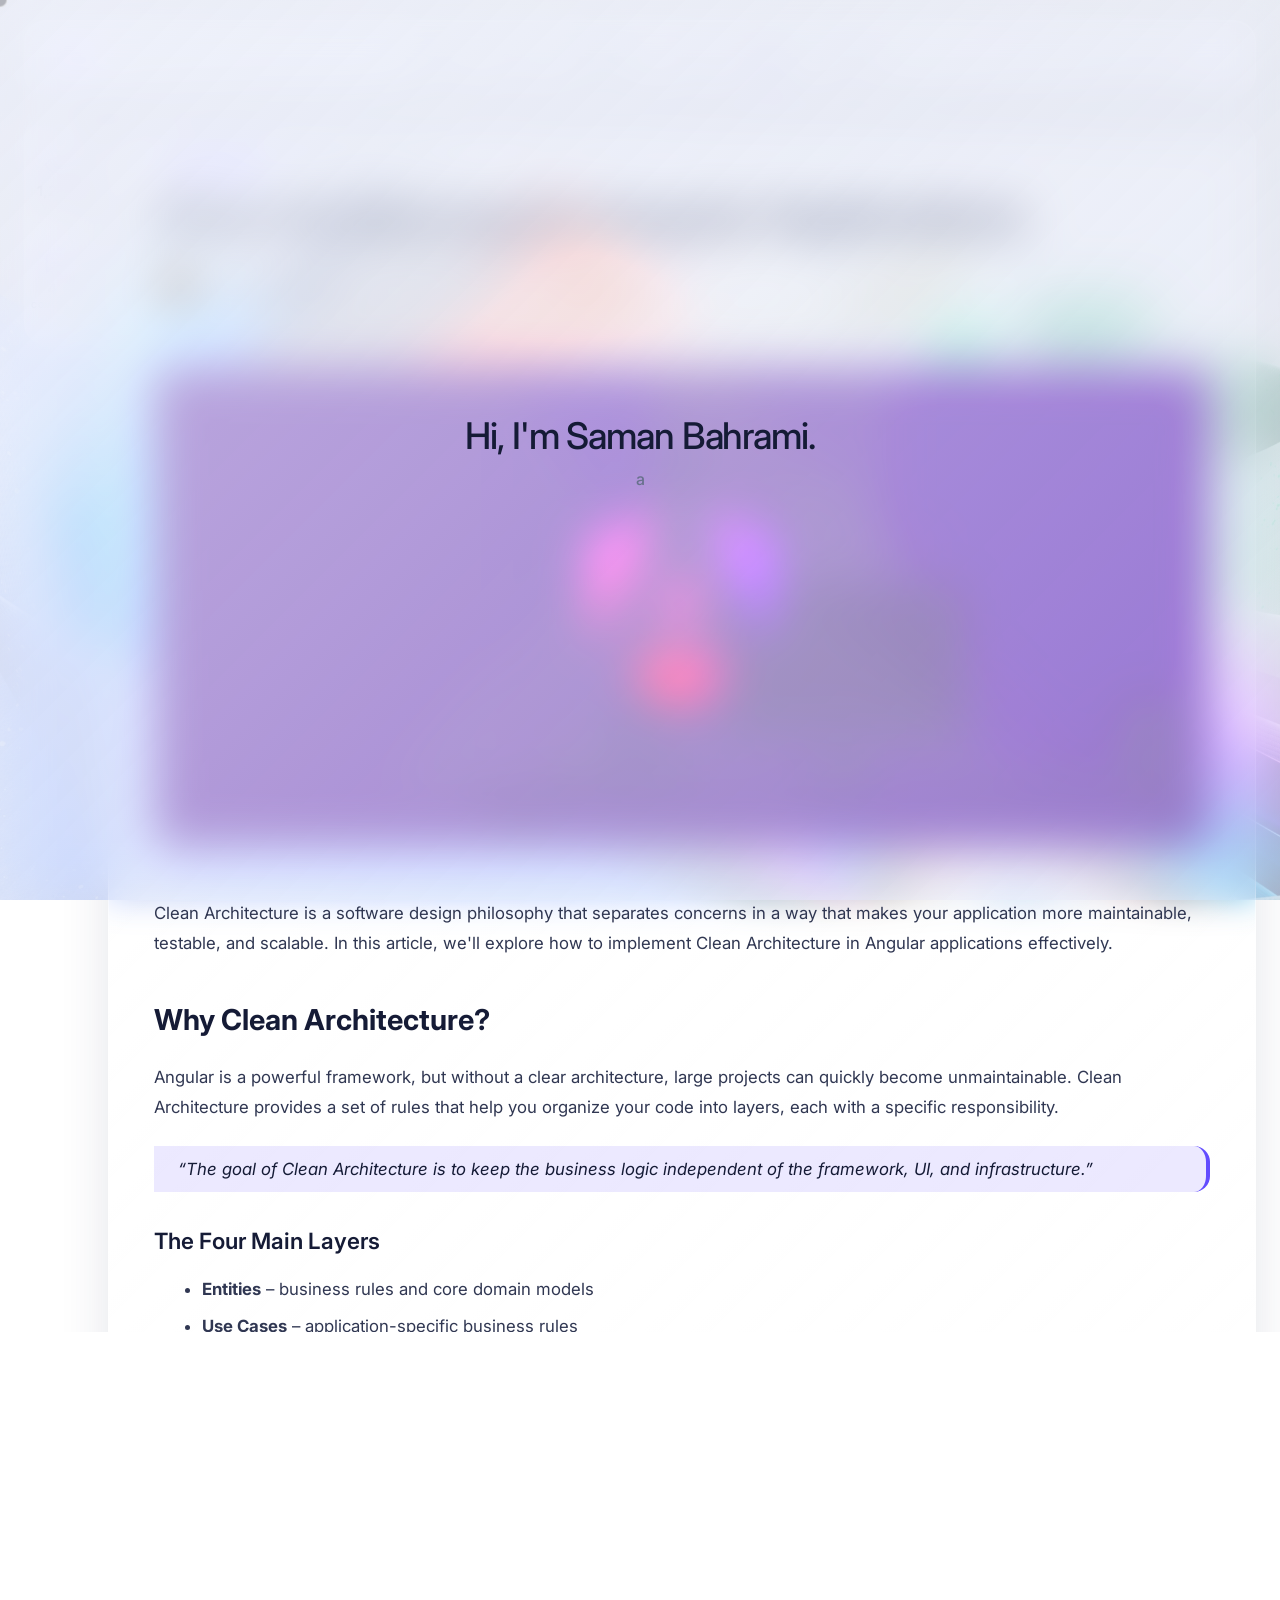
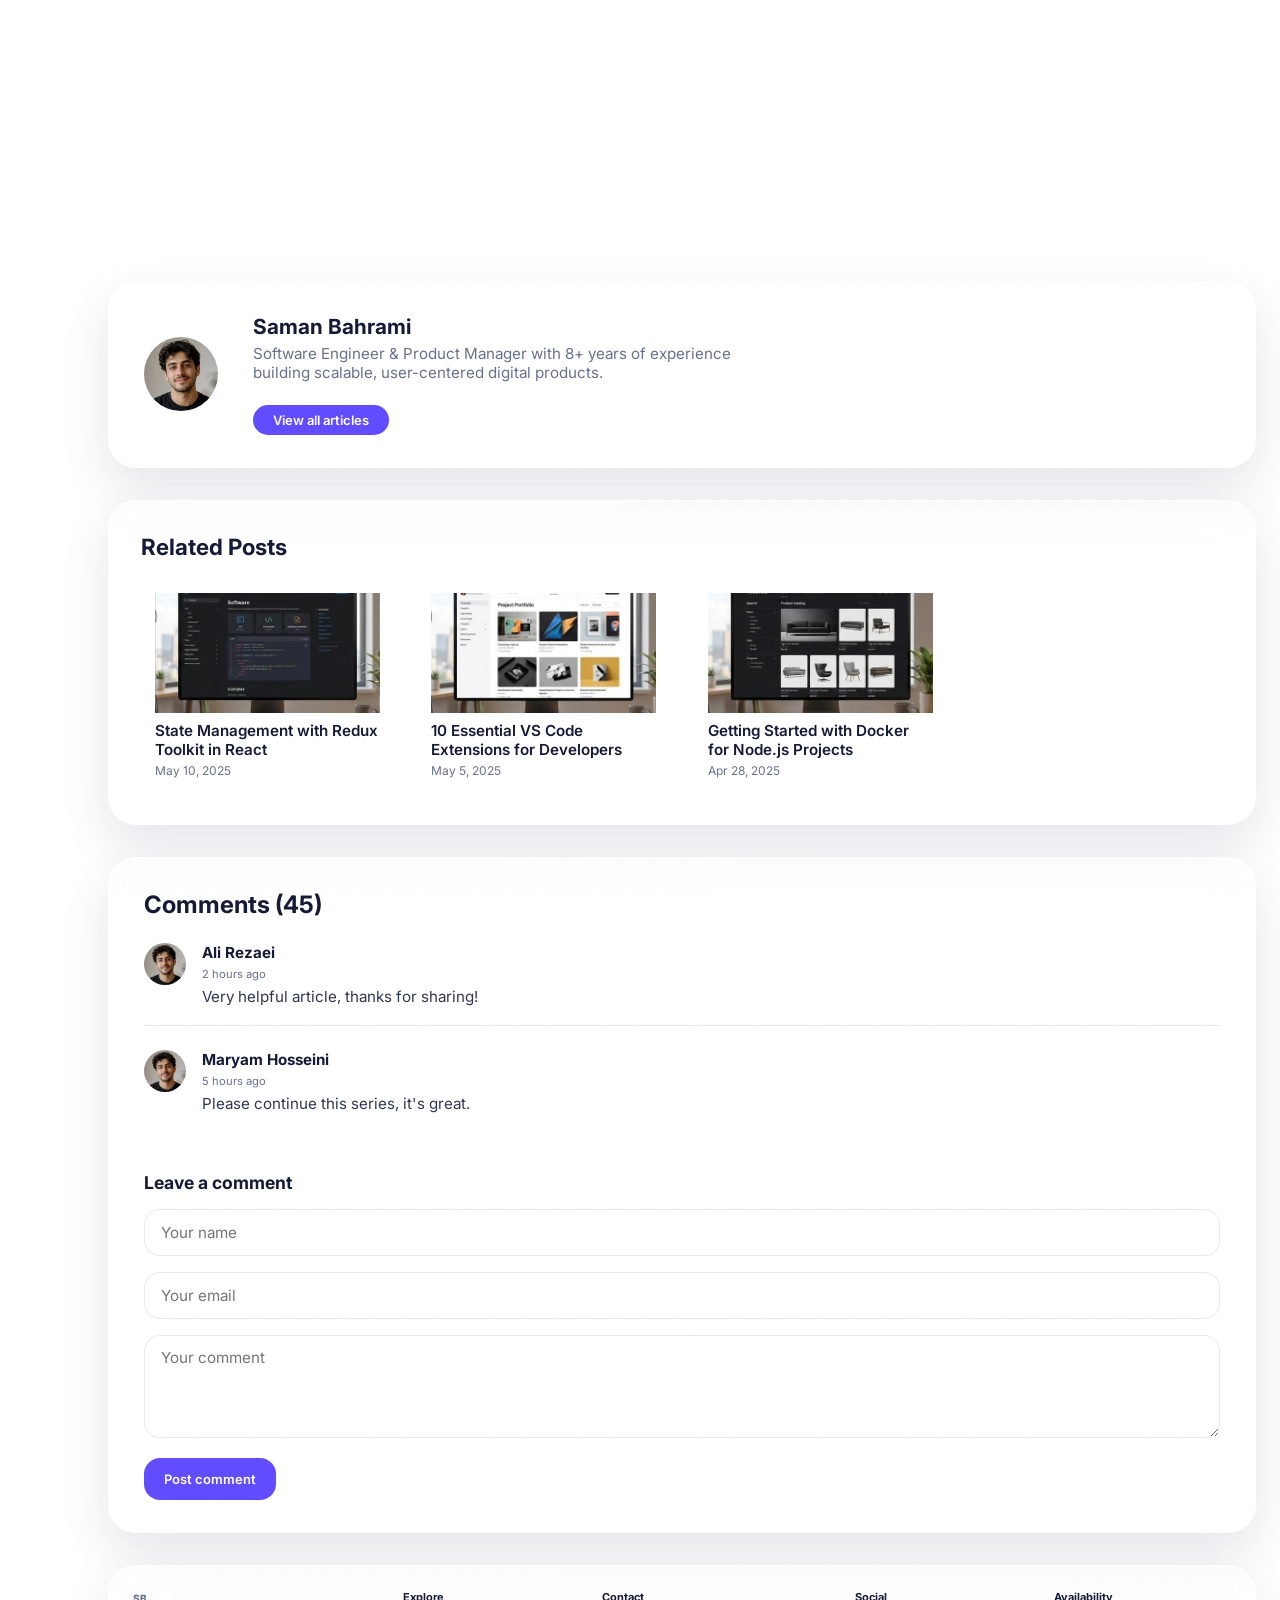
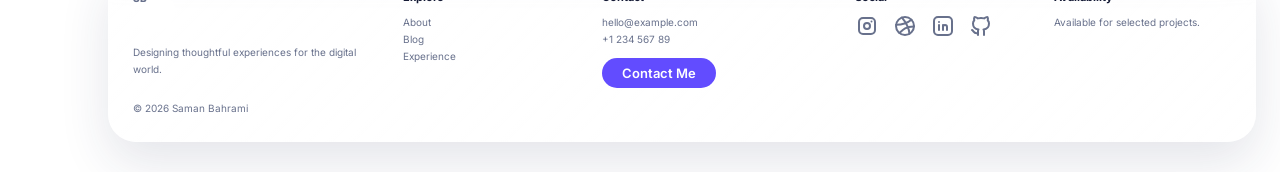
<file: post.html>
<!doctype html>
<html lang="en">
  <head>
    <meta charset="UTF-8" />
    <meta name="viewport" content="width=device-width, initial-scale=1.0" />
    <meta
      name="description"
      content="Single blog post with views & comments stats in sidebar"
    />
    <title>Clean Architecture in Angular | Blog</title>

    <link rel="icon" href="./assets/sb.png" type="image/x-icon">
    <link rel="preconnect" href="https://fonts.googleapis.com" />
    <link rel="preconnect" href="https://fonts.gstatic.com" crossorigin />
    <link
      href="https://fonts.googleapis.com/css2?family=Inter:wght@400;500;600;700;800&display=swap"
      rel="stylesheet"
    />
    <link rel="stylesheet" href="./css/style.css" />
    <link rel="stylesheet" href="./css/loading.css" />
    <link rel="stylesheet" href="./css/post.css" />
  </head>
  <body>
    <!-- scroll progress -->
    <div class="scroll-progress">
      <span class="scroll-progress__glow"></span>
    </div>

    <!-- loader page -->
    <div id="loader" class="loader">
      <div class="loader-content">
        <p id="loaderLineOne" class="loader-line"></p>
        <p id="loaderLineTwo" class="loader-line loader-line-smaller"></p>
      </div>
    </div>

    <!-- ===== TOPBAR ===== -->
    <header class="topbar glass">
      <a href="index.html" class="brand" aria-label="Go to homepage">
        <span>SB</span>
      </a>

      <!-- منوی معمولی (مثل صفحه اصلی) -->
      <nav class="desktop-nav nav" aria-label="Main navigation">
        <a href="index.html#home">Home</a>
        <a href="index.html#skill">Skill</a>
        <a href="index.html#experience">Experience</a>
        <a href="index.html#work">Work</a>
        <a href="index.html#blog" class="active">Blog</a>
        <a href="index.html#contact">Contact</a>
      </nav>

      <div class="top-actions">
        <button
          class="theme-switch"
          type="button"
          data-theme-toggle
          aria-label="Switch theme"
          aria-pressed="false"
        >
          <span class="theme-icon theme-icon--sun" aria-hidden="true">
            <svg
              xmlns="http://www.w3.org/2000/svg"
              viewBox="0 0 24 24"
              fill="none"
              stroke="currentColor"
              stroke-width="2"
              stroke-linecap="round"
              stroke-linejoin="round"
            >
              <path stroke="none" d="M0 0h24v24H0z" fill="none" />
              <path d="M8 12a4 4 0 1 0 8 0a4 4 0 1 0 -8 0" />
              <path
                d="M3 12h1m8 -9v1m8 8h1m-9 8v1m-6.4 -15.4l.7 .7m12.1 -.7l-.7 .7m0 11.4l.7 .7m-12.1 -.7l-.7 .7"
              />
            </svg>
          </span>
          <span class="theme-icon theme-icon--moon" aria-hidden="true">
            <svg
              xmlns="http://www.w3.org/2000/svg"
              viewBox="0 0 24 24"
              fill="none"
              stroke="currentColor"
              stroke-width="2"
              stroke-linecap="round"
              stroke-linejoin="round"
            >
              <path stroke="none" d="M0 0h24v24H0z" fill="none" />
              <path
                d="M12 3c.132 0 .263 0 .393 0a7.5 7.5 0 0 0 7.92 12.446a9 9 0 1 1 -8.313 -12.454l0 .008"
              />
            </svg>
          </span>
        </button>

        <button
          id="menuOpen"
          class="menu-btn"
          type="button"
          aria-label="Open menu"
          aria-controls="mobileMenu"
        >
          <svg
            xmlns="http://www.w3.org/2000/svg"
            width="24"
            height="24"
            viewBox="0 0 24 24"
            fill="none"
            stroke="currentColor"
            stroke-width="2"
            stroke-linecap="round"
            stroke-linejoin="round"
          >
            <path stroke="none" d="M0 0h24v24H0z" fill="none" />
            <path d="M4 6l16 0" />
            <path d="M4 12l16 0" />
            <path d="M4 18l16 0" />
          </svg>
        </button>
      </div>
    </header>

    <!-- ===== SITE ===== -->
    <div class="site">
      <div class="app-grid">
        <!-- ===== SIDEBAR با آمار به جای آیکون‌های منو ===== -->
        <aside
          class="side-nav glass sidebar stats-sidebar"
          aria-label="Post stats"
        >
          <div class="stat-item">
            <svg
              xmlns="http://www.w3.org/2000/svg"
              width="24"
              height="24"
              viewBox="0 0 24 24"
              fill="none"
              stroke="currentColor"
              stroke-width="2"
              stroke-linecap="round"
              stroke-linejoin="round"
              class="icon icon-tabler icons-tabler-outline icon-tabler-eye"
            >
              <path stroke="none" d="M0 0h24v24H0z" fill="none" />
              <path d="M10 12a2 2 0 1 0 4 0a2 2 0 0 0 -4 0" />
              <path
                d="M21 12c-2.4 4 -5.4 6 -9 6c-3.6 0 -6.6 -2 -9 -6c2.4 -4 5.4 -6 9 -6c3.6 0 6.6 2 9 6"
              />
            </svg>
            <span class="stat-number" id="viewCountSidebar">1,234</span>
            <span class="stat-label">Views</span>
          </div>

          <div class="stat-item">
            <svg
              xmlns="http://www.w3.org/2000/svg"
              width="24"
              height="24"
              viewBox="0 0 24 24"
              fill="none"
              stroke="currentColor"
              stroke-width="1.8"
              stroke-linecap="round"
              stroke-linejoin="round"
            >
              <path stroke="none" d="M0 0h24v24H0z" fill="none" />
              <path
                d="M4 21v-13a3 3 0 0 1 3 -3h10a3 3 0 0 1 3 3v6a3 3 0 0 1 -3 3h-9l-4 4"
              />
              <path d="M8 9l8 0" />
              <path d="M8 13l6 0" />
            </svg>
            <span class="stat-number" id="commentCountSidebar">45</span>
            <span class="stat-label">Comments</span>
          </div>
        </aside>

        <!-- ===== MAIN CONTENT ===== -->
        <main class="content">
          <!-- ===== SINGLE POST ===== -->
          <article class="single-post glass">
            <header class="post-header">
              <div class="post-meta">
                <span class="post-category development">Development</span>
                <time datetime="2025-05-12">May 12, 2025</time>
                <span class="post-reading-time">6 min read</span>
              </div>
              <h1 class="post-title">
                Clean Architecture in Angular Applications
              </h1>
              <div class="post-author">
                <img
                  src="./assets/profile.png"
                  alt="Author"
                  class="author-avatar"
                />
                <div class="author-info">
                  <span class="author-name">Saman Bahrami</span>
                  <span class="author-role">Software Engineer</span>
                </div>
              </div>
            </header>

            <figure class="post-featured-image">
              <img src="./assets/post.jpg" alt="Featured image" />
            </figure>

            <div class="post-content">
              <p>
                Clean Architecture is a software design philosophy that
                separates concerns in a way that makes your application more
                maintainable, testable, and scalable. In this article, we'll
                explore how to implement Clean Architecture in Angular
                applications effectively.
              </p>

              <h2>Why Clean Architecture?</h2>
              <p>
                Angular is a powerful framework, but without a clear
                architecture, large projects can quickly become unmaintainable.
                Clean Architecture provides a set of rules that help you
                organize your code into layers, each with a specific
                responsibility.
              </p>

              <blockquote>
                “The goal of Clean Architecture is to keep the business logic
                independent of the framework, UI, and infrastructure.”
              </blockquote>

              <h3>The Four Main Layers</h3>
              <ul>
                <li>
                  <strong>Entities</strong> – business rules and core domain
                  models
                </li>
                <li>
                  <strong>Use Cases</strong> – application-specific business
                  rules
                </li>
                <li>
                  <strong>Interface Adapters</strong> – presenters, controllers,
                  gateways
                </li>
                <li>
                  <strong>Frameworks & Drivers</strong> – external tools,
                  databases, web frameworks
                </li>
              </ul>

              <p>
                By following this structure, you can easily swap out frameworks
                or databases without affecting your core business logic. This
                makes your application more robust and future‑proof.
              </p>

              <h3>Practical Implementation in Angular</h3>
              <p>
                In Angular, you can implement Clean Architecture by separating
                your code into modules that reflect these layers. For example,
                create a <code>domain</code> folder for entities, a
                <code>use-cases</code> folder for services that implement
                business rules, and an <code>infrastructure</code> folder for
                HTTP clients and repositories.
              </p>
              <p>
                This approach also makes unit testing much easier because you
                can mock dependencies and test use cases in isolation.
              </p>
            </div>

            <footer class="post-footer">
              <div class="post-tags">
                <span class="tag">#Angular</span>
                <span class="tag">#CleanArchitecture</span>
                <span class="tag">#TypeScript</span>
                <span class="tag">#BestPractices</span>
              </div>
              <div class="post-share">
                <span>Share:</span>
                <a href="#">Twitter</a>
                <a href="#">LinkedIn</a>
                <a href="#">Dev.to</a>
              </div>
            </footer>
          </article>

          <!-- ===== AUTHOR BOX ===== -->
          <section class="author-box glass">
            <img src="./assets/profile.png" alt="Saman Bahrami" />
            <div>
              <h3>Saman Bahrami</h3>
              <p>
                Software Engineer & Product Manager with 8+ years of experience
                building scalable, user-centered digital products.
              </p>
              <a href="index.html#blog" class="primary-btn short-btn"
                >View all articles</a
              >
            </div>
          </section>

          <!-- ===== RELATED POSTS ===== -->
          <section class="related-posts glass">
            <h2>Related Posts</h2>
            <div class="related-grid">
              <article class="related-item">
                <img src="./assets/sample/sa02.jpg" alt="" />
                <div>
                  <h4>State Management with Redux Toolkit in React</h4>
                  <time>May 10, 2025</time>
                </div>
              </article>
              <article class="related-item">
                <img src="./assets/sample/sa03.jpg" alt="" />
                <div>
                  <h4>10 Essential VS Code Extensions for Developers</h4>
                  <time>May 5, 2025</time>
                </div>
              </article>
              <article class="related-item">
                <img src="./assets/sample/sa04.jpg" alt="" />
                <div>
                  <h4>Getting Started with Docker for Node.js Projects</h4>
                  <time>Apr 28, 2025</time>
                </div>
              </article>
            </div>
          </section>

          <!-- ===== COMMENTS ===== -->
          <section class="comments glass">
            <h2>Comments (<span id="commentCountFooter">45</span>)</h2>
            <div class="comment-list">
              <div class="comment-item">
                <img src="./assets/profile.png" alt="User" />
                <div>
                  <strong>Ali Rezaei</strong>
                  <time>2 hours ago</time>
                  <p>Very helpful article, thanks for sharing!</p>
                </div>
              </div>
              <div class="comment-item">
                <img src="./assets/profile.png" alt="User" />
                <div>
                  <strong>Maryam Hosseini</strong>
                  <time>5 hours ago</time>
                  <p>Please continue this series, it's great.</p>
                </div>
              </div>
            </div>

            <form class="comment-form">
              <h3>Leave a comment</h3>
              <div class="form-group">
                <input type="text" placeholder="Your name" required />
              </div>
              <div class="form-group">
                <input type="email" placeholder="Your email" required />
              </div>
              <div class="form-group">
                <textarea
                  rows="4"
                  placeholder="Your comment"
                  required
                ></textarea>
              </div>
              <button type="submit" class="primary-btn">Post comment</button>
            </form>
          </section>

          <!-- ===== FOOTER ===== -->
          <footer class="footer glass">
            <div>
              <a href="index.html" class="brand footer-brand"
                ><span>SB</span></a
              >
              <p>Designing thoughtful experiences for the digital world.</p>
              <small>© 2026 Saman Bahrami</small>
            </div>
            <div>
              <h3>Explore</h3>
              <a href="index.html#about">About</a>
              <a href="index.html#blog">Blog</a>
              <a href="index.html#experience">Experience</a>
            </div>
            <div>
              <h3>Contact</h3>
              <a href="mailto:hello@example.com">hello@example.com</a>
              <a href="tel:+123456789">+1 234 567 89</a>
              <button
                id="openContactModal"
                class="primary-btn short-btn"
                type="button"
              >
                Contact Me
              </button>
            </div>
            <div>
              <h3>Social</h3>
              <div class="socials">
                <a href="#" aria-label="Instagram">
                  <svg
                    xmlns="http://www.w3.org/2000/svg"
                    width="24"
                    height="24"
                    viewBox="0 0 24 24"
                    fill="none"
                    stroke="currentColor"
                    stroke-width="2"
                    stroke-linecap="round"
                    stroke-linejoin="round"
                  >
                    <path stroke="none" d="M0 0h24v24H0z" fill="none" />
                    <path
                      d="M4 8a4 4 0 0 1 4 -4h8a4 4 0 0 1 4 4v8a4 4 0 0 1 -4 4h-8a4 4 0 0 1 -4 -4l0 -8"
                    />
                    <path d="M9 12a3 3 0 1 0 6 0a3 3 0 0 0 -6 0" />
                    <path d="M16.5 7.5v.01" />
                  </svg>
                </a>
                <a href="#" aria-label="Dribbble">
                  <svg
                    xmlns="http://www.w3.org/2000/svg"
                    width="24"
                    height="24"
                    viewBox="0 0 24 24"
                    fill="none"
                    stroke="currentColor"
                    stroke-width="2"
                    stroke-linecap="round"
                    stroke-linejoin="round"
                  >
                    <path stroke="none" d="M0 0h24v24H0z" fill="none" />
                    <path d="M3 12a9 9 0 1 0 18 0a9 9 0 1 0 -18 0" />
                    <path d="M9 3.6c5 6 7 10.5 7.5 16.2" />
                    <path d="M6.4 19c3.5 -3.5 6 -6.5 14.5 -6.4" />
                    <path d="M3.1 10.75c5 0 9.814 -.38 15.314 -5" />
                  </svg>
                </a>
                <a href="#" aria-label="LinkedIn">
                  <svg
                    xmlns="http://www.w3.org/2000/svg"
                    width="24"
                    height="24"
                    viewBox="0 0 24 24"
                    fill="none"
                    stroke="currentColor"
                    stroke-width="2"
                    stroke-linecap="round"
                    stroke-linejoin="round"
                  >
                    <path stroke="none" d="M0 0h24v24H0z" fill="none" />
                    <path d="M8 11v5" />
                    <path d="M8 8v.01" />
                    <path d="M12 16v-5" />
                    <path d="M16 16v-3a2 2 0 1 0 -4 0" />
                    <path
                      d="M3 7a4 4 0 0 1 4 -4h10a4 4 0 0 1 4 4v10a4 4 0 0 1 -4 4h-10a4 4 0 0 1 -4 -4l0 -10"
                    />
                  </svg>
                </a>
                <a href="#" aria-label="GitHub">
                  <svg
                    xmlns="http://www.w3.org/2000/svg"
                    width="24"
                    height="24"
                    viewBox="0 0 24 24"
                    fill="none"
                    stroke="currentColor"
                    stroke-width="2"
                    stroke-linecap="round"
                    stroke-linejoin="round"
                  >
                    <path stroke="none" d="M0 0h24v24H0z" fill="none" />
                    <path
                      d="M9 19c-4.3 1.4 -4.3 -2.5 -6 -3m12 5v-3.5c0 -1 .1 -1.4 -.5 -2c2.8 -.3 5.5 -1.4 5.5 -6a4.6 4.6 0 0 0 -1.3 -3.2a4.2 4.2 0 0 0 -.1 -3.2s-1.1 -.3 -3.5 1.3a12.3 12.3 0 0 0 -6.2 0c-2.4 -1.6 -3.5 -1.3 -3.5 -1.3a4.2 4.2 0 0 0 -.1 3.2a4.6 4.6 0 0 0 -1.3 3.2c0 4.6 2.7 5.7 5.5 6c-.6 .6 -.6 1.2 -.5 2v3.5"
                    />
                  </svg>
                </a>
              </div>
            </div>
            <div>
              <h3>Availability</h3>
              <span>Available for selected projects.</span>
            </div>
          </footer>
        </main>
      </div>
    </div>

    <!-- ===== MOBILE MENU ===== -->
    <div id="mobileMenu" class="mobile-menu" aria-label="Mobile navigation">
      <button id="menuClose" type="button" aria-label="Close menu">
        <svg
          xmlns="http://www.w3.org/2000/svg"
          width="24"
          height="24"
          viewBox="0 0 24 24"
          fill="none"
          stroke="currentColor"
          stroke-width="2"
          stroke-linecap="round"
          stroke-linejoin="round"
        >
          <path stroke="none" d="M0 0h24v24H0z" fill="none" />
          <path d="M18 6l-12 12" />
          <path d="M6 6l12 12" />
        </svg>
      </button>
      <a href="index.html#home">Home</a>
      <a href="index.html#about">About</a>
      <a href="index.html#experience">Experience</a>
      <a href="index.html#work">Work</a>
      <a href="index.html#blog">Blog</a>
      <a href="index.html#contact">Contact</a>
    </div>

    <!-- Back to top -->
    <button id="backToTop" aria-label="Back to top">
      <svg
        xmlns="http://www.w3.org/2000/svg"
        width="24"
        height="24"
        viewBox="0 0 24 24"
        fill="none"
        stroke="currentColor"
        stroke-width="2"
        stroke-linecap="round"
        stroke-linejoin="round"
      >
        <path stroke="none" d="M0 0h24v24H0z" fill="none" />
        <path d="M6 15l6 -6l6 6" />
      </svg>
    </button>

    <!-- Contact Modal -->
    <div id="contactModal" class="contact-modal" aria-hidden="true">
      <div
        class="contact-modal__content glass"
        role="dialog"
        aria-modal="true"
        aria-labelledby="contactModalTitle"
      >
        <button
          id="closeContactModal"
          class="contact-modal__close"
          type="button"
          aria-label="Close contact form"
        >
          &times;
        </button>
        <div class="contact-modal__header">
          <span class="eyebrow">Get in touch</span>
          <h2 id="contactModalTitle">Let's work together</h2>
          <p>Have a project in mind? Feel free to send me a message.</p>
        </div>
        <form class="contact-form">
          <div class="contact-form__field">
            <label for="contactName">Name</label>
            <input
              id="contactName"
              type="text"
              name="name"
              placeholder="Your name"
              required
            />
          </div>
          <div class="contact-form__field">
            <label for="contactEmail">Email</label>
            <input
              id="contactEmail"
              type="email"
              name="email"
              placeholder="your@email.com"
              required
            />
          </div>
          <div class="contact-form__field">
            <label for="contactMessage">Message</label>
            <textarea
              id="contactMessage"
              name="message"
              rows="5"
              placeholder="Tell me about your project..."
              required
              minlength="5"
              maxlength="200"
            ></textarea>
          </div>
          <button type="submit" class="primary-btn contact-form__submit">
            Send Message
          </button>
        </form>
      </div>
    </div>

    <!-- Custom cursor -->
    <div class="cursor"></div>

    <!-- ===== SCRIPTS ===== -->
    <script src="./js/tabler.min.js"></script>
    <script src="./js/lenis.min.js"></script>
    <script src="./js/script.js"></script>
  </body>
</html>
</file>
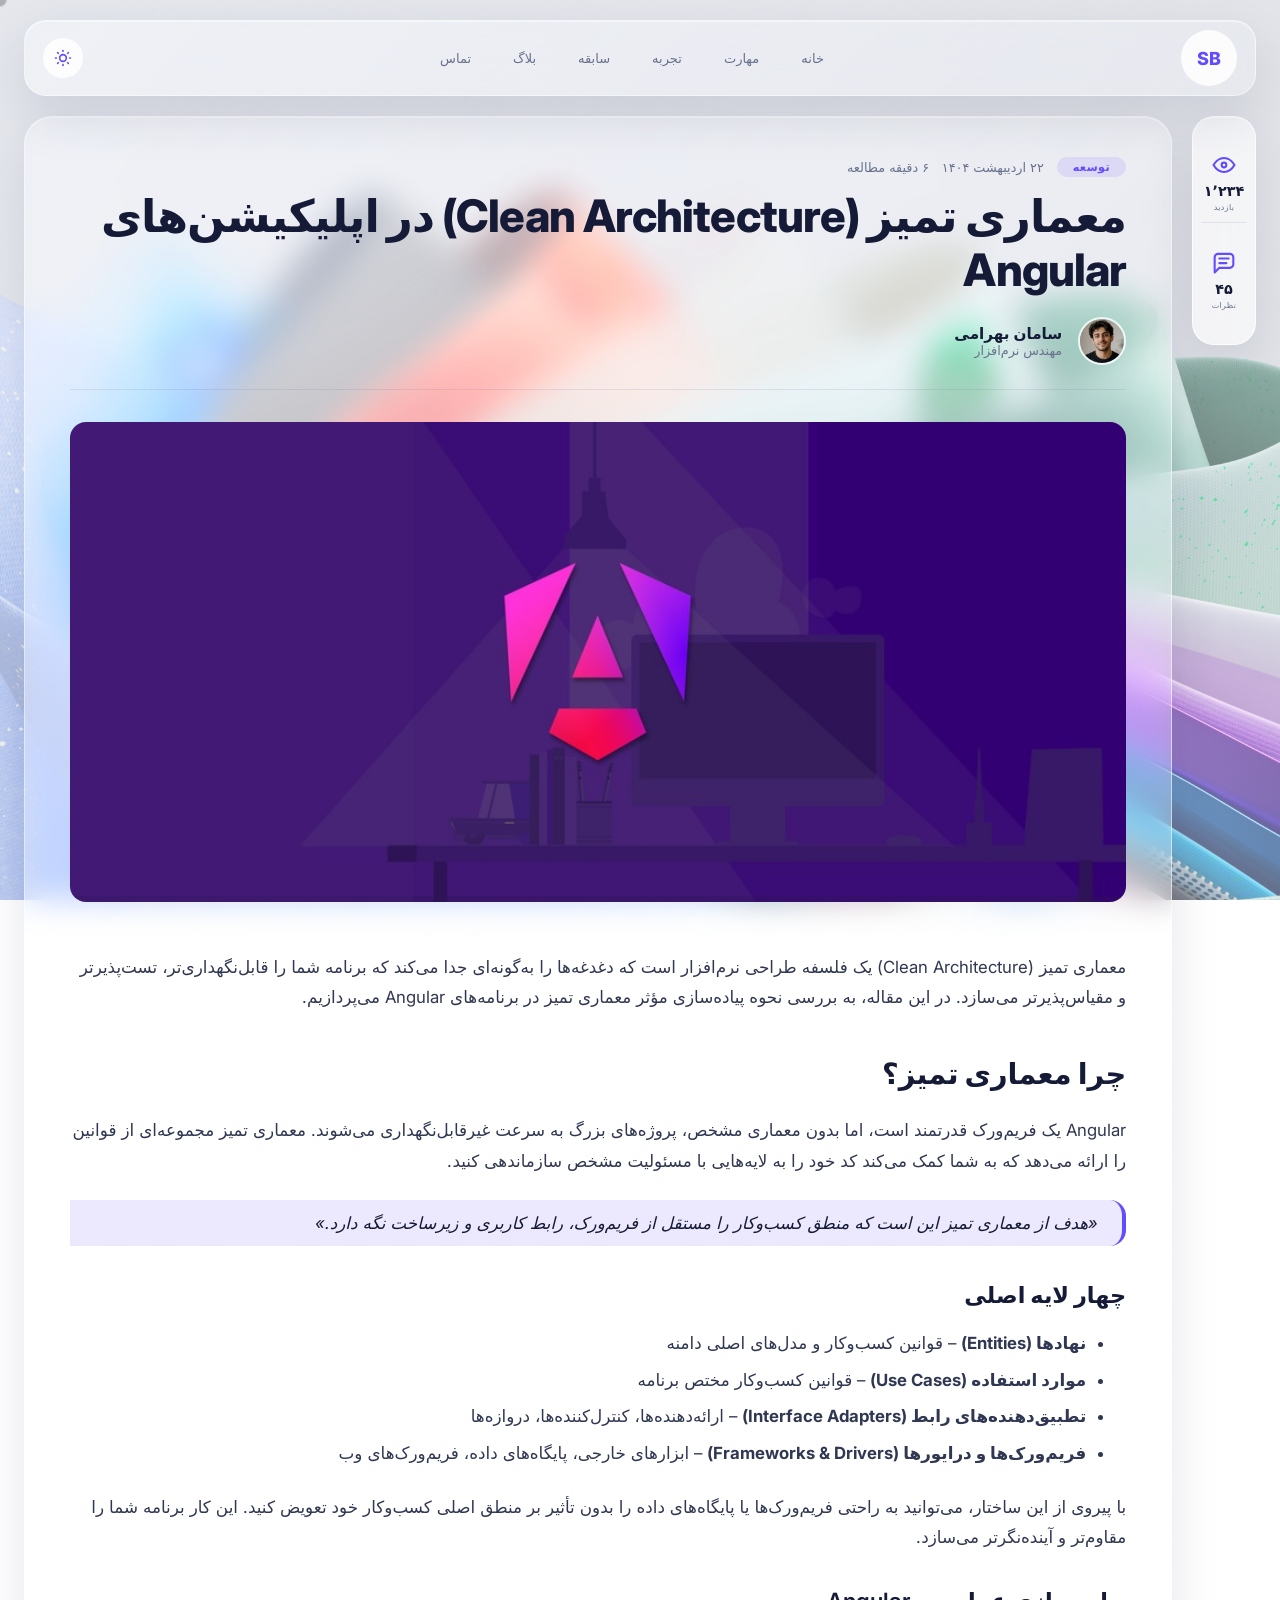
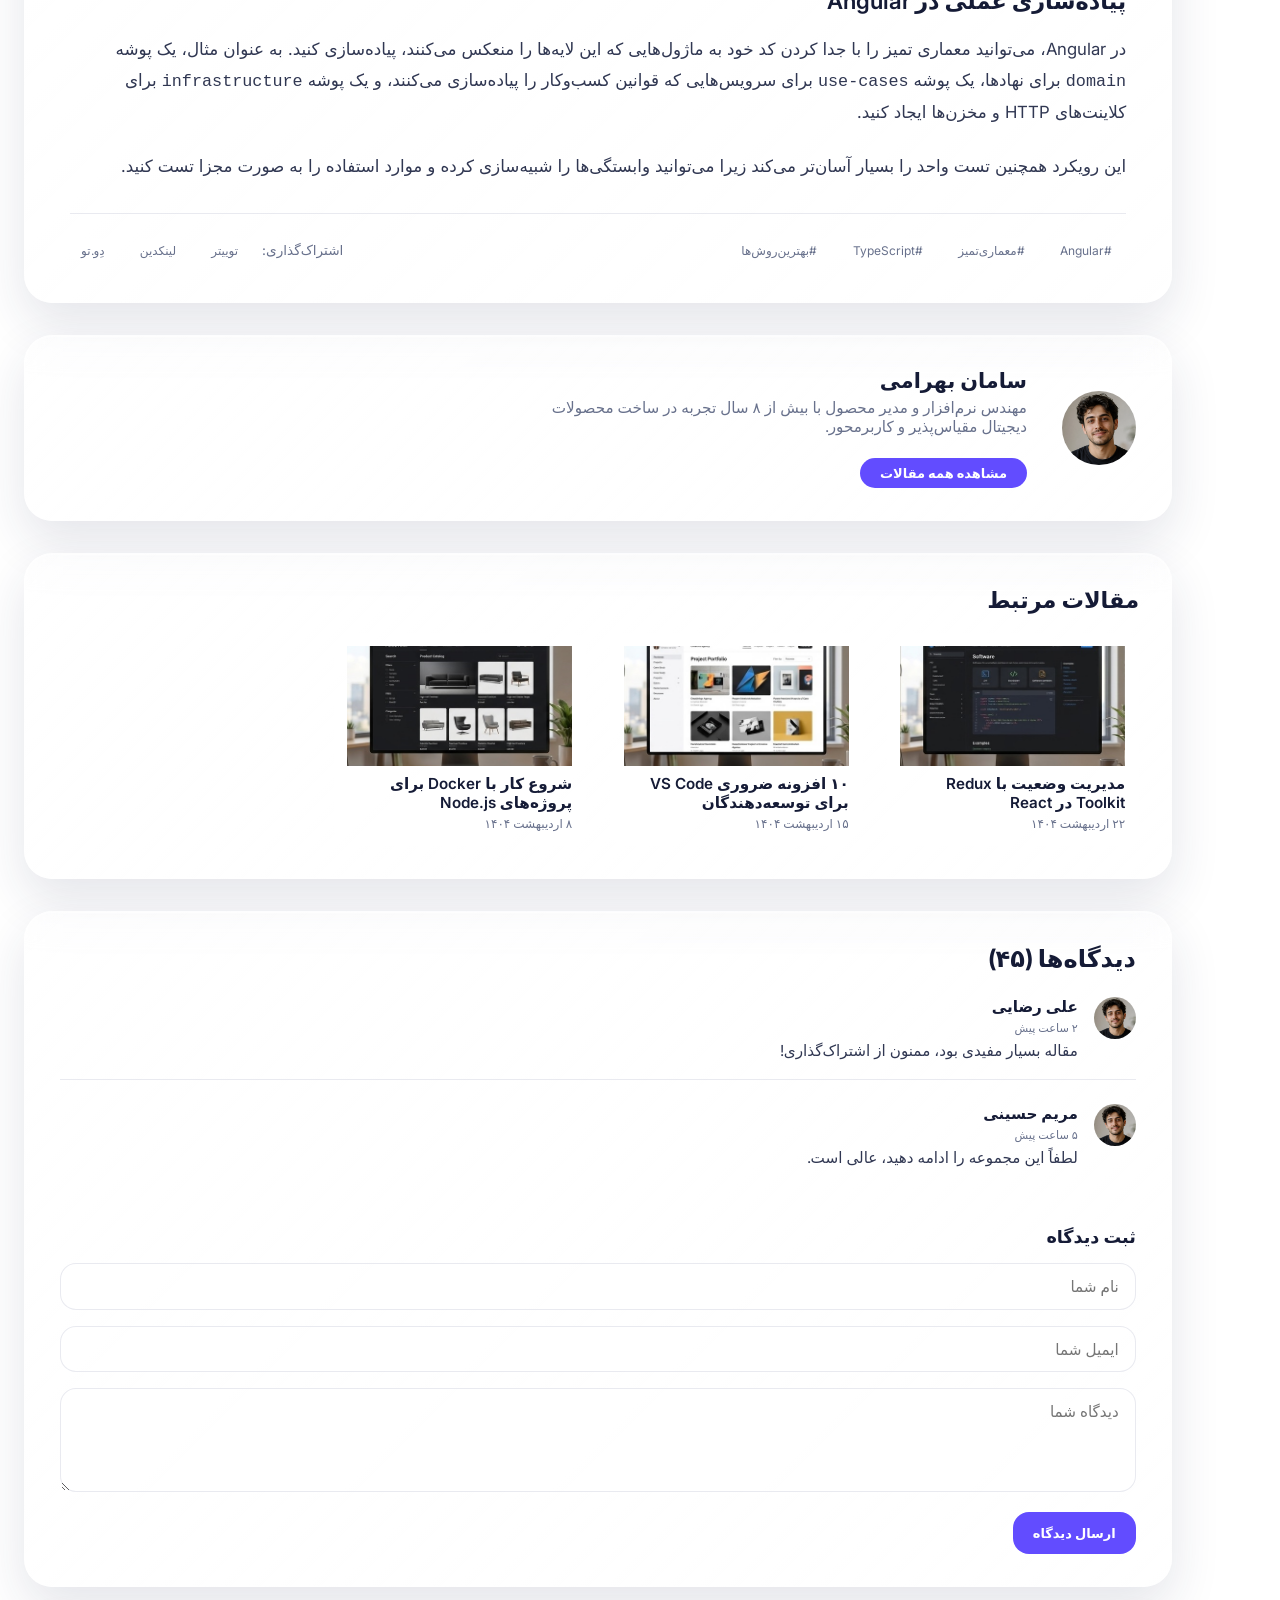
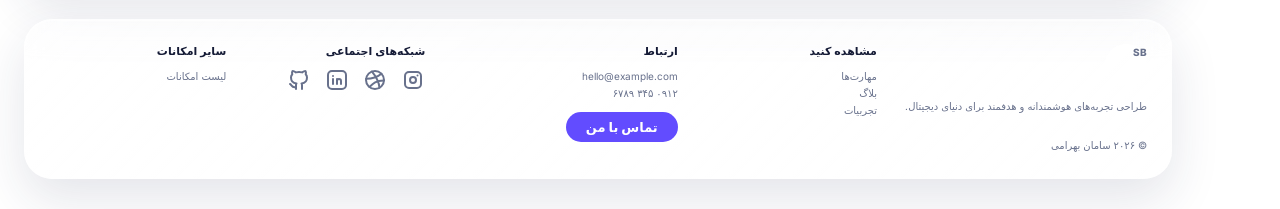
<file: fa/post.html>
<!doctype html>
<html lang="fa" dir="rtl">
  <head>
    <meta charset="UTF-8" />
    <meta name="viewport" content="width=device-width, initial-scale=1.0" />
    <meta
      name="description"
      content="مقاله تک با آمار بازدید و نظرات در نوار کناری"
    />
    <title>معماری تمیز (Clean Architecture) در Angular | وبلاگ</title>

    <link rel="icon" href="./assets/sb.png" type="image/x-icon" />
    <link rel="preconnect" href="https://fonts.googleapis.com" />
    <link rel="preconnect" href="https://fonts.gstatic.com" crossorigin />
    <link
      href="https://fonts.googleapis.com/css2?family=Inter:wght@400;500;600;700;800&display=swap"
      rel="stylesheet"
    />
    <link rel="stylesheet" href="./css/style.css" />
    <link rel="stylesheet" href="./css/loading.css" />
    <link rel="stylesheet" href="./css/post.css" />
  </head>
  <body>
    <!-- scroll progress -->
    <div class="scroll-progress">
      <span class="scroll-progress__glow"></span>
    </div>

    <!-- ===== TOPBAR ===== -->
    <header class="topbar glass">
      <a href="index.html" class="brand" aria-label="رفتن به صفحه اصلی">
        <span>SB</span>
      </a>

      <!-- منوی معمولی (مثل صفحه اصلی) -->
      <nav class="desktop-nav nav" aria-label="منوی اصلی">
        <a href="index.html#home">خانه</a>
        <a href="index.html#skill">مهارت</a>
        <a href="index.html#experience">تجربه</a>
        <a href="index.html#work">سابقه</a>
        <a href="index.html#blog" class="active">بلاگ</a>
        <a href="index.html#contact">تماس</a>
      </nav>

      <div class="top-actions">
        <button
          class="theme-switch"
          type="button"
          data-theme-toggle
          aria-label="تغییر تم"
          aria-pressed="false"
        >
          <span class="theme-icon theme-icon--sun" aria-hidden="true">
            <svg
              xmlns="http://www.w3.org/2000/svg"
              viewBox="0 0 24 24"
              fill="none"
              stroke="currentColor"
              stroke-width="2"
              stroke-linecap="round"
              stroke-linejoin="round"
            >
              <path stroke="none" d="M0 0h24v24H0z" fill="none" />
              <path d="M8 12a4 4 0 1 0 8 0a4 4 0 1 0 -8 0" />
              <path
                d="M3 12h1m8 -9v1m8 8h1m-9 8v1m-6.4 -15.4l.7 .7m12.1 -.7l-.7 .7m0 11.4l.7 .7m-12.1 -.7l-.7 .7"
              />
            </svg>
          </span>
          <span class="theme-icon theme-icon--moon" aria-hidden="true">
            <svg
              xmlns="http://www.w3.org/2000/svg"
              viewBox="0 0 24 24"
              fill="none"
              stroke="currentColor"
              stroke-width="2"
              stroke-linecap="round"
              stroke-linejoin="round"
            >
              <path stroke="none" d="M0 0h24v24H0z" fill="none" />
              <path
                d="M12 3c.132 0 .263 0 .393 0a7.5 7.5 0 0 0 7.92 12.446a9 9 0 1 1 -8.313 -12.454l0 .008"
              />
            </svg>
          </span>
        </button>

        <button
          id="menuOpen"
          class="menu-btn"
          type="button"
          aria-label="باز کردن منو"
          aria-controls="mobileMenu"
        >
          <svg
            xmlns="http://www.w3.org/2000/svg"
            width="24"
            height="24"
            viewBox="0 0 24 24"
            fill="none"
            stroke="currentColor"
            stroke-width="2"
            stroke-linecap="round"
            stroke-linejoin="round"
          >
            <path stroke="none" d="M0 0h24v24H0z" fill="none" />
            <path d="M4 6l16 0" />
            <path d="M4 12l16 0" />
            <path d="M4 18l16 0" />
          </svg>
        </button>
      </div>
    </header>

    <!-- ===== SITE ===== -->
    <div class="site">
      <div class="app-grid">
        <!-- ===== SIDEBAR با آمار به جای آیکون‌های منو ===== -->
        <aside
          class="side-nav glass sidebar stats-sidebar"
          aria-label="آمار پست"
        >
          <div class="stat-item">
            <svg
              xmlns="http://www.w3.org/2000/svg"
              width="24"
              height="24"
              viewBox="0 0 24 24"
              fill="none"
              stroke="currentColor"
              stroke-width="2"
              stroke-linecap="round"
              stroke-linejoin="round"
              class="icon icon-tabler icons-tabler-outline icon-tabler-eye"
            >
              <path stroke="none" d="M0 0h24v24H0z" fill="none" />
              <path d="M10 12a2 2 0 1 0 4 0a2 2 0 0 0 -4 0" />
              <path
                d="M21 12c-2.4 4 -5.4 6 -9 6c-3.6 0 -6.6 -2 -9 -6c2.4 -4 5.4 -6 9 -6c3.6 0 6.6 2 9 6"
              />
            </svg>
            <span class="stat-number" id="viewCountSidebar">۱٬۲۳۴ </span>
            <span class="stat-label">بازدید</span>
          </div>

          <div class="stat-item">
            <svg
              xmlns="http://www.w3.org/2000/svg"
              width="24"
              height="24"
              viewBox="0 0 24 24"
              fill="none"
              stroke="currentColor"
              stroke-width="1.8"
              stroke-linecap="round"
              stroke-linejoin="round"
            >
              <path stroke="none" d="M0 0h24v24H0z" fill="none" />
              <path
                d="M4 21v-13a3 3 0 0 1 3 -3h10a3 3 0 0 1 3 3v6a3 3 0 0 1 -3 3h-9l-4 4"
              />
              <path d="M8 9l8 0" />
              <path d="M8 13l6 0" />
            </svg>
            <span class="stat-number" id="commentCountSidebar">۴۵</span>
            <span class="stat-label">نظرات</span>
          </div>
        </aside>

        <!-- ===== MAIN CONTENT ===== -->
        <main class="content">
          <!-- ===== SINGLE POST ===== -->
          <article class="single-post glass">
            <header class="post-header">
              <div class="post-meta">
                <span class="post-category development">توسعه</span>
                <time datetime="2025-05-12">۲۲ اردیبهشت ۱۴۰۴ </time>
                <span class="post-reading-time">۶ دقیقه مطالعه </span>
              </div>
              <h1 class="post-title">
                معماری تمیز (Clean Architecture) در اپلیکیشن‌های Angular
              </h1>
              <div class="post-author">
                <img
                  src="./assets/profile.png"
                  alt="سامان بهرامی"
                  class="author-avatar"
                />
                <div class="author-info">
                  <span class="author-name">سامان بهرامی</span>
                  <span class="author-role">مهندس نرم‌افزار</span>
                </div>
              </div>
            </header>

            <figure class="post-featured-image">
              <img src="./assets/post.jpg" alt="تصویر شاخص مقاله" />
            </figure>

            <div class="post-content">
              <p>
                معماری تمیز (Clean Architecture) یک فلسفه طراحی نرم‌افزار است که
                دغدغه‌ها را به‌گونه‌ای جدا می‌کند که برنامه شما را
                قابل‌نگهداری‌تر، تست‌پذیرتر و مقیاس‌پذیرتر می‌سازد. در این
                مقاله، به بررسی نحوه پیاده‌سازی مؤثر معماری تمیز در برنامه‌های
                Angular می‌پردازیم.
              </p>

              <h2>چرا معماری تمیز؟</h2>
              <p>
                Angular یک فریم‌ورک قدرتمند است، اما بدون معماری مشخص، پروژه‌های
                بزرگ به سرعت غیرقابل‌نگهداری می‌شوند. معماری تمیز مجموعه‌ای از
                قوانین را ارائه می‌دهد که به شما کمک می‌کند کد خود را به
                لایه‌هایی با مسئولیت مشخص سازماندهی کنید.
              </p>

              <blockquote>
                «هدف از معماری تمیز این است که منطق کسب‌وکار را مستقل از
                فریم‌ورک، رابط کاربری و زیرساخت نگه دارد.»
              </blockquote>

              <h3>چهار لایه اصلی</h3>
              <ul>
                <li>
                  <strong>نهادها (Entities)</strong> – قوانین کسب‌وکار و مدل‌های
                  اصلی دامنه
                </li>
                <li>
                  <strong>موارد استفاده (Use Cases)</strong> – قوانین کسب‌وکار
                  مختص برنامه
                </li>
                <li>
                  <strong>تطبیق‌دهنده‌های رابط (Interface Adapters)</strong> –
                  ارائه‌دهنده‌ها، کنترل‌کننده‌ها، دروازه‌ها
                </li>
                <li>
                  <strong
                    >فریم‌ورک‌ها و درایورها (Frameworks &amp; Drivers)</strong
                  >
                  – ابزارهای خارجی، پایگاه‌های داده، فریم‌ورک‌های وب
                </li>
              </ul>

              <p>
                با پیروی از این ساختار، می‌توانید به راحتی فریم‌ورک‌ها یا
                پایگاه‌های داده را بدون تأثیر بر منطق اصلی کسب‌وکار خود تعویض
                کنید. این کار برنامه شما را مقاوم‌تر و آینده‌نگرتر می‌سازد.
              </p>

              <h3>پیاده‌سازی عملی در Angular</h3>
              <p>
                در Angular، می‌توانید معماری تمیز را با جدا کردن کد خود به
                ماژول‌هایی که این لایه‌ها را منعکس می‌کنند، پیاده‌سازی کنید. به
                عنوان مثال، یک پوشه <code>domain</code> برای نهادها، یک پوشه
                <code>use-cases</code> برای سرویس‌هایی که قوانین کسب‌وکار را
                پیاده‌سازی می‌کنند، و یک پوشه <code>infrastructure</code> برای
                کلاینت‌های HTTP و مخزن‌ها ایجاد کنید.
              </p>
              <p>
                این رویکرد همچنین تست واحد را بسیار آسان‌تر می‌کند زیرا
                می‌توانید وابستگی‌ها را شبیه‌سازی کرده و موارد استفاده را به
                صورت مجزا تست کنید.
              </p>
            </div>

            <footer class="post-footer">
              <div class="post-tags">
                <span class="tag">#Angular</span>
                <span class="tag">#معماری‌تمیز</span>
                <span class="tag">#TypeScript</span>
                <span class="tag">#بهترین‌روش‌ها</span>
              </div>
              <div class="post-share">
                <span>اشتراک‌گذاری:</span>
                <a href="#">توییتر</a>
                <a href="#">لینکدین</a>
                <a href="#">دِو.تو</a>
              </div>
            </footer>
          </article>

          <!-- ===== AUTHOR BOX ===== -->
          <section class="author-box glass">
            <img src="./assets/profile.png" alt="سامان بهرامی" />
            <div>
              <h3>سامان بهرامی</h3>
              <p>
                مهندس نرم‌افزار و مدیر محصول با بیش از ۸ سال تجربه در ساخت
                محصولات دیجیتال مقیاس‌پذیر و کاربرمحور.
              </p>
              <a href="index.html#blog" class="primary-btn short-btn"
                >مشاهده همه مقالات</a
              >
            </div>
          </section>

          <!-- ===== RELATED POSTS ===== -->
          <section class="related-posts glass">
            <h2>مقالات مرتبط</h2>
            <div class="related-grid">
              <article class="related-item">
                <img
                  src="./assets/sample/sa02.jpg"
                  alt="تصویر مقاله مدیریت وضعیت"
                />
                <div>
                  <h4>مدیریت وضعیت با Redux Toolkit در React</h4>
                  <time>۲۲ اردیبهشت ۱۴۰۴</time>
                </div>
              </article>
              <article class="related-item">
                <img
                  src="./assets/sample/sa03.jpg"
                  alt="تصویر مقاله افزونه‌های VS Code"
                />
                <div>
                  <h4>۱۰ افزونه ضروری VS Code برای توسعه‌دهندگان</h4>
                  <time>۱۵ اردیبهشت ۱۴۰۴</time>
                </div>
              </article>
              <article class="related-item">
                <img src="./assets/sample/sa04.jpg" alt="تصویر مقاله Docker" />
                <div>
                  <h4>شروع کار با Docker برای پروژه‌های Node.js</h4>
                  <time>۸ اردیبهشت ۱۴۰۴</time>
                </div>
              </article>
            </div>
          </section>

          <!-- ===== COMMENTS ===== -->
          <section class="comments glass">
            <h2>دیدگاه‌ها (<span id="commentCountFooter">۴۵</span>)</h2>
            <div class="comment-list">
              <div class="comment-item">
                <img src="./assets/profile.png" alt="کاربر" />
                <div>
                  <strong>علی رضایی</strong>
                  <time>۲ ساعت پیش</time>
                  <p>مقاله بسیار مفیدی بود، ممنون از اشتراک‌گذاری!</p>
                </div>
              </div>
              <div class="comment-item">
                <img src="./assets/profile.png" alt="کاربر" />
                <div>
                  <strong>مریم حسینی</strong>
                  <time>۵ ساعت پیش</time>
                  <p>لطفاً این مجموعه را ادامه دهید، عالی است.</p>
                </div>
              </div>
            </div>

            <form class="comment-form">
              <h3>ثبت دیدگاه</h3>
              <div class="form-group">
                <input type="text" placeholder="نام شما" required />
              </div>
              <div class="form-group">
                <input type="email" placeholder="ایمیل شما" required />
              </div>
              <div class="form-group">
                <textarea rows="4" placeholder="دیدگاه شما" required></textarea>
              </div>
              <button type="submit" class="primary-btn">ارسال دیدگاه</button>
            </form>
          </section>

          <!-- ===== FOOTER ===== -->
          <footer id="contact" class="footer glass">
            <div>
              <a href="#home" class="brand footer-brand">
                <span> SB </span>
              </a>

              <p>طراحی تجربه‌های هوشمندانه و هدفمند برای دنیای دیجیتال.</p>

              <small> © ۲۰۲۶ سامان بهرامی </small>
            </div>

            <div>
              <h3>مشاهده کنید</h3>

              <a href="#skill">مهارت‌ها</a>

              <a href="#blog">بلاگ</a>

              <a href="#experience">تجربیات</a>
            </div>

            <div>
              <h3>ارتباط</h3>

              <a href="mailto:hello@example.com"> hello@example.com </a>

              <a href="tel:+989123456789">۰۹۱۲ ۳۴۵ ۶۷۸۹</a>

              <button
                id="openContactModal"
                class="primary-btn short-btn"
                type="button"
              >
                تماس با من
              </button>
            </div>

            <div>
              <h3>شبکه‌های اجتماعی</h3>

              <div class="socials">
                <a href="#" aria-label="اینستاگرام">
                  <svg
                    xmlns="http://www.w3.org/2000/svg"
                    width="24"
                    height="24"
                    viewBox="0 0 24 24"
                    fill="none"
                    stroke="currentColor"
                    stroke-width="2"
                    stroke-linecap="round"
                    stroke-linejoin="round"
                    class="icon icon-tabler icons-tabler-outline icon-tabler-brand-instagram"
                  >
                    <path stroke="none" d="M0 0h24v24H0z" fill="none" />
                    <path
                      d="M4 8a4 4 0 0 1 4 -4h8a4 4 0 0 1 4 4v8a4 4 0 0 1 -4 4h-8a4 4 0 0 1 -4 -4l0 -8"
                    />
                    <path d="M9 12a3 3 0 1 0 6 0a3 3 0 0 0 -6 0" />
                    <path d="M16.5 7.5v.01" />
                  </svg>
                </a>

                <a href="#" aria-label="دریبل">
                  <svg
                    xmlns="http://www.w3.org/2000/svg"
                    width="24"
                    height="24"
                    viewBox="0 0 24 24"
                    fill="none"
                    stroke="currentColor"
                    stroke-width="2"
                    stroke-linecap="round"
                    stroke-linejoin="round"
                    class="icon icon-tabler icons-tabler-outline icon-tabler-brand-dribbble"
                  >
                    <path stroke="none" d="M0 0h24v24H0z" fill="none" />
                    <path d="M3 12a9 9 0 1 0 18 0a9 9 0 1 0 -18 0" />
                    <path d="M9 3.6c5 6 7 10.5 7.5 16.2" />
                    <path d="M6.4 19c3.5 -3.5 6 -6.5 14.5 -6.4" />
                    <path d="M3.1 10.75c5 0 9.814 -.38 15.314 -5" />
                  </svg>
                </a>

                <a href="#" aria-label="لینکدین">
                  <svg
                    xmlns="http://www.w3.org/2000/svg"
                    width="24"
                    height="24"
                    viewBox="0 0 24 24"
                    fill="none"
                    stroke="currentColor"
                    stroke-width="2"
                    stroke-linecap="round"
                    stroke-linejoin="round"
                    class="icon icon-tabler icons-tabler-outline icon-tabler-brand-linkedin"
                  >
                    <path stroke="none" d="M0 0h24v24H0z" fill="none" />
                    <path d="M8 11v5" />
                    <path d="M8 8v.01" />
                    <path d="M12 16v-5" />
                    <path d="M16 16v-3a2 2 0 1 0 -4 0" />
                    <path
                      d="M3 7a4 4 0 0 1 4 -4h10a4 4 0 0 1 4 4v10a4 4 0 0 1 -4 4h-10a4 4 0 0 1 -4 -4l0 -10"
                    />
                  </svg>
                </a>
                <a href="#" aria-label="گیت‌هاب">
                  <svg
                    xmlns="http://www.w3.org/2000/svg"
                    width="24"
                    height="24"
                    viewBox="0 0 24 24"
                    fill="none"
                    stroke="currentColor"
                    stroke-width="2"
                    stroke-linecap="round"
                    stroke-linejoin="round"
                    class="icon icon-tabler icons-tabler-outline icon-tabler-brand-github"
                  >
                    <path stroke="none" d="M0 0h24v24H0z" fill="none" />
                    <path
                      d="M9 19c-4.3 1.4 -4.3 -2.5 -6 -3m12 5v-3.5c0 -1 .1 -1.4 -.5 -2c2.8 -.3 5.5 -1.4 5.5 -6a4.6 4.6 0 0 0 -1.3 -3.2a4.2 4.2 0 0 0 -.1 -3.2s-1.1 -.3 -3.5 1.3a12.3 12.3 0 0 0 -6.2 0c-2.4 -1.6 -3.5 -1.3 -3.5 -1.3a4.2 4.2 0 0 0 -.1 3.2a4.6 4.6 0 0 0 -1.3 3.2c0 4.6 2.7 5.7 5.5 6c-.6 .6 -.6 1.2 -.5 2v3.5"
                    />
                  </svg>
                </a>
              </div>
            </div>

            <div>
              <h3>سایر امکانات</h3>

              <span>لیست امکانات</span>
            </div>
          </footer>
        </main>
      </div>
    </div>

    <!-- ===== MOBILE MENU ===== -->
    <div id="mobileMenu" class="mobile-menu" aria-label="منوی موبایل">
      <button id="menuClose" type="button" aria-label="بستن منو">
        <svg
          xmlns="http://www.w3.org/2000/svg"
          width="24"
          height="24"
          viewBox="0 0 24 24"
          fill="none"
          stroke="currentColor"
          stroke-width="2"
          stroke-linecap="round"
          stroke-linejoin="round"
        >
          <path stroke="none" d="M0 0h24v24H0z" fill="none" />
          <path d="M18 6l-12 12" />
          <path d="M6 6l12 12" />
        </svg>
      </button>
      <a href="index.html#home">خانه</a>
      <a href="index.html#skill">مهارت</a>
      <a href="index.html#experience">تجربه</a>
      <a href="index.html#work">سابقه</a>
      <a href="index.html#blog">بلاگ</a>
      <a href="index.html#contact">تماس</a>
    </div>

    <!-- Back to top -->
    <button id="backToTop" aria-label="بازگشت به بالا">
      <svg
        xmlns="http://www.w3.org/2000/svg"
        width="24"
        height="24"
        viewBox="0 0 24 24"
        fill="none"
        stroke="currentColor"
        stroke-width="2"
        stroke-linecap="round"
        stroke-linejoin="round"
      >
        <path stroke="none" d="M0 0h24v24H0z" fill="none" />
        <path d="M6 15l6 -6l6 6" />
      </svg>
    </button>

    <!-- Contact Modal -->
    <div id="contactModal" class="contact-modal" aria-hidden="true">
      <div
        class="contact-modal__content glass"
        role="dialog"
        aria-modal="true"
        aria-labelledby="contactModalTitle"
      >
        <button
          id="closeContactModal"
          class="contact-modal__close"
          type="button"
          aria-label="بستن فرم تماس"
        >
          &times;
        </button>
        <div class="contact-modal__header">
          <span class="eyebrow">ارتباط با من</span>
          <h2 id="contactModalTitle">بیایید همکاری کنیم</h2>
          <p>پروژه‌ای در ذهن دارید؟ با خیال راحت برای من پیام بفرستید.</p>
        </div>
        <form class="contact-form">
          <div class="contact-form__field">
            <label for="contactName">نام</label>
            <input
              id="contactName"
              type="text"
              name="name"
              placeholder="نام شما"
              required
            />
          </div>
          <div class="contact-form__field">
            <label for="contactEmail">ایمیل</label>
            <input
              id="contactEmail"
              type="email"
              name="email"
              placeholder="ایمیل شما"
              required
            />
          </div>
          <div class="contact-form__field">
            <label for="contactMessage">پیام</label>
            <textarea
              id="contactMessage"
              name="message"
              rows="5"
              placeholder="در مورد پروژه‌تان برایم بنویسید..."
              required
              minlength="5"
              maxlength="200"
            ></textarea>
          </div>
          <button type="submit" class="primary-btn contact-form__submit">
            ارسال پیام
          </button>
        </form>
      </div>
    </div>

    <!-- Custom cursor -->
    <div class="cursor"></div>

    <!-- ===== SCRIPTS ===== -->
    <script src="./js/tabler.min.js"></script>
    <script src="./js/lenis.min.js"></script>
    <script src="./js/script.js"></script>
  </body>
</html>
</file>
<file: css/style.css>
/* =========================================================
   ROOT / THEME
========================================================= */

:root {
  color-scheme: light;

  --bg: #eef1fb;

  --surface: rgba(255, 255, 255, 0.62);
  --surface-strong: rgba(255, 255, 255, 0.86);
  --surface-solid: #ffffff;

  --text: #151b36;
  --text-soft: #303752;
  --muted: #68718c;
  --muted-light: #8a92aa;

  --primary: #624cff;
  --secondary: #4ca8ff;
  --primary-hover: #5139ed;
  --primary-soft: rgba(98, 76, 255, 0.12);

  --border: rgba(255, 255, 255, 0.82);
  --line: rgba(98, 108, 150, 0.14);

  --shadow: 0 20px 60px rgba(65, 75, 130, 0.12);

  --shadow-soft: 0 10px 30px rgba(65, 75, 130, 0.08);

  --radius-xl: 28px;
  --radius-lg: 22px;
  --radius-md: 16px;

  --blur: 24px;

  --container: 1440px;
}

[data-theme="dark"] {
  color-scheme: dark;

  --bg: #0b0d18;

  --surface: rgba(24, 27, 46, 0.76);
  --surface-strong: rgba(32, 36, 61, 0.92);
  --surface-solid: #171a2c;

  --text: #f4f5ff;
  --text-soft: #d9dced;
  --muted: #a2a8c0;
  --muted-light: #7d849e;

  --primary: #8b7dff;
  --secondary: #6eb9ff;
  --primary-hover: #a096ff;
  --primary-soft: rgba(139, 125, 255, 0.16);

  --border: rgba(255, 255, 255, 0.11);
  --line: rgba(255, 255, 255, 0.1);

  --shadow: 0 24px 70px rgba(0, 0, 0, 0.38);

  --shadow-soft: 0 12px 34px rgba(0, 0, 0, 0.28);
}

/* =========================================================
   RESET
========================================================= */

*,
*::before,
*::after {
  box-sizing: border-box;
}

html {
  min-width: 320px;
}

body {
  min-width: 320px;
  min-height: 100vh;

  margin: 0;
  overflow-x: hidden;

  color: var(--text);
  background:
    linear-gradient(
      135deg,
      rgba(238, 241, 251, 0.62),
      rgba(238, 241, 251, 0.42)
    ),
    url("../assets/bg8.jpg");

  background-size: cover;
  background-position: center;
  background-attachment: fixed;

  font-family:
    Inter,
    system-ui,
    -apple-system,
    BlinkMacSystemFont,
    "Segoe UI",
    sans-serif;

  transition:
    color 0.3s ease,
    background-color 0.3s ease;
}

[data-theme="dark"] body {
  background:
    linear-gradient(135deg, rgba(7, 9, 18, 0.72), rgba(8, 10, 20, 0.58)),
    url("../assets/bg8.jpg");

  background-size: cover;
  background-position: center;
  background-attachment: fixed;
}

body.menu-open {
  overflow: hidden;
}

img {
  display: block;
  max-width: 100%;
}

a {
  color: inherit;
  text-decoration: none;
}

button {
  border: 0;
  font: inherit;
  cursor: pointer;
}

/* =========================================================
   GLASS SYSTEM
========================================================= */

/* .glass {
  background: var(--surface);

  border: 1px solid var(--border);

  box-shadow: var(--shadow);

  backdrop-filter: blur(var(--blur)) saturate(145%);

  -webkit-backdrop-filter: blur(var(--blur)) saturate(145%);

  transition:
    background-color 0.3s ease,
    border-color 0.3s ease,
    box-shadow 0.3s ease,
    color 0.3s ease;
} */

.glass {
  position: relative;

  background: linear-gradient(
    135deg,
    rgba(255, 255, 255, 0.42),
    rgba(255, 255, 255, 0.18)
  );

  border: 1px solid rgba(255, 255, 255, 0.48);

  box-shadow:
    0 20px 50px rgba(31, 38, 80, 0.12),
    inset 0 1px 0 rgba(255, 255, 255, 0.5);

  backdrop-filter: blur(16px) saturate(160%);

  -webkit-backdrop-filter: blur(16px) saturate(160%);

  transition:
    background 0.3s ease,
    border-color 0.3s ease,
    box-shadow 0.3s ease;
}

[data-theme="dark"] .glass {
  background: linear-gradient(
    135deg,
    rgba(38, 42, 70, 0.58),
    rgba(20, 23, 42, 0.42)
  );

  border-color: rgba(255, 255, 255, 0.12);

  box-shadow:
    0 20px 60px rgba(0, 0, 0, 0.35),
    inset 0 1px 0 rgba(255, 255, 255, 0.08);
}

/* =========================================================
   TOPBAR
========================================================= */

.topbar {
  position: sticky;
  top: 20px;
  z-index: 100;

  width: min(calc(100% - 48px), var(--container));

  height: 76px;

  margin: 20px auto 0;
  padding: 8px 18px;

  display: flex;
  align-items: center;
  gap: 24px;

  border-radius: var(--radius-lg);

  overflow: hidden;
}

.brand {
  width: 56px;
  height: 56px;

  flex: 0 0 56px;

  display: grid;
  place-items: center;

  border-radius: 50%;

  background: var(--surface-strong);

  font-size: 18px;
  font-weight: 800;
}

.brand span {
  color: var(--primary);
}

/* =========================================================
   DESKTOP NAVIGATION
========================================================= */

.desktop-nav {
  flex: 1;

  display: flex;
  align-items: center;
  justify-content: center;
  gap: 26px;
}

.desktop-nav a {
  position: relative;

  padding: 12px 8px;

  color: var(--muted);

  font-size: 13px;
  font-weight: 500;

  transition: color 0.2s ease;
}

.desktop-nav a:hover,
.desktop-nav a.active {
  color: var(--text);
}

.desktop-nav a.active::after {
  content: "";

  position: absolute;
  left: 50%;
  bottom: 1px;

  width: 22px;
  height: 2px;

  border-radius: 10px;

  background: var(--primary);

  transform: translateX(-50%);
}

/* =========================================================
   HEADER ACTIONS
========================================================= */

.top-actions {
  display: flex;
  align-items: center;
  gap: 12px;
}

/* =========================================================
   THEME SWITCH
========================================================= */

.theme-switch {
  position: relative;

  width: 40px;
  height: 40px;

  display: grid;
  place-items: center;

  padding: 0;

  border-radius: 22px;

  color: var(--primary);
  background: var(--surface-strong);

  transition:
    background-color 0.3s ease,
    color 0.3s ease,
    transform 0.2s ease;
}

.theme-switch:hover {
  transform: translateY(-2px);
}

.theme-switch span {
  display: grid;
  place-items: center;
}

.theme-switch svg {
  width: 20px;
  height: 20px;
}

/* به صورت پیش‌فرض: حالت روشن → نمایش خورشید */
.theme-switch span:last-child {
  display: none;
}

/* حالت تاریک → نمایش ماه */
[data-theme="dark"] .theme-switch span:first-child {
  display: none;
}

[data-theme="dark"] .theme-switch span:last-child {
  display: grid;
}

.primary-btn {
  display: inline-flex;
  align-items: center;
  gap: 10px;

  padding: 13px 20px;

  border-radius: var(--radius-md);

  color: #ffffff;
  background: var(--primary);

  font-size: 13px;
  font-weight: 600;

  transition:
    background-color 0.2s ease,
    transform 0.2s ease;
}

.primary-btn:hover {
  background: var(--primary-hover);
  transform: translateY(-2px);
}

.menu-btn {
  display: none;

  width: 40px;
  height: 40px;

  place-items: center;

  border-radius: 50%;

  color: var(--text);
  background: var(--surface-strong);
}

/* =========================================================
   MAIN SITE CONTAINER
========================================================= */

.site {
  width: min(calc(100% - 48px), var(--container));

  margin: 20px auto 32px;
}

/* =========================================================
   DESKTOP LAYOUT
========================================================= */

.app-grid {
  display: grid;

  grid-template-columns: 64px minmax(0, 1fr);

  gap: 20px;

  align-items: start;
}

/* =========================================================
   DESKTOP SIDEBAR
========================================================= */

.side-nav {
  position: sticky;
  top: 116px;
  z-index: 20;

  width: 64px;

  padding: 12px 0;

  display: flex;
  flex-direction: column;
  align-items: center;
  gap: 8px;

  border-radius: var(--radius-lg);
}

.side-nav a {
  width: 44px;
  height: 48px;

  display: grid;
  place-items: center;

  border-radius: 14px;

  color: var(--muted);

  font-size: 20px;

  transition:
    color 0.2s ease,
    background-color 0.2s ease;
}

.side-nav a:hover,
.side-nav a.active {
  color: var(--primary);
  background: var(--primary-soft);
}

/* =========================================================
   CONTENT
========================================================= */

.content {
  min-width: 0;
}

.content section,
.content footer {
  scroll-margin-top: 120px;
}

/* =========================================================
   HERO
========================================================= */

.hero {
  display: grid;

  grid-template-columns:
    minmax(0, 1.45fr)
    minmax(300px, 0.85fr);

  gap: 20px;
}

.hero-intro {
  min-height: 320px;

  padding: 22px;

  display: flex;
  align-items: center;
  gap: 28px;

  border-radius: var(--radius-xl);
}

.hero-photo {
  position: relative;

  width: 250px;
  height: 276px;

  flex: 0 0 250px;

  overflow: hidden;

  display: flex;
  align-items: flex-end;
  justify-content: center;

  border-radius: 20px;

  background: linear-gradient(
    145deg,
    var(--surface-strong),
    var(--primary-soft)
  );
}

.photo-ring {
  position: absolute;

  top: 12px;

  width: 225px;
  height: 225px;

  border: 1px solid var(--primary-soft);

  border-radius: 50%;
}

.hero-photo img {
  position: relative;
  z-index: 1;

  width: 100%;
  height: 100%;

  object-fit: cover;
  object-position: center 25%;
}

.hero-copy {
  min-width: 0;
}

.eyebrow {
  color: var(--muted);

  font-size: 13px;
}

.hero-copy h1 {
  margin: 6px 0 12px;

  font-size: clamp(28px, 3vw, 38px);
  line-height: 1.1;
  letter-spacing: -1px;
}

.hero-copy h1 strong {
  color: var(--primary);
}

.hero-copy h2 {
  max-width: 440px;

  margin: 0 0 12px;

  font-size: 17px;
  line-height: 1.45;
}

.hero-copy p {
  max-width: 410px;

  margin: 0;

  color: var(--muted);

  font-size: 13px;
  line-height: 1.65;
}

.actions {
  display: flex;
  align-items: center;
  gap: 16px;

  margin-top: 22px;
}

.round-btn {
  width: 46px;
  height: 46px;

  display: grid;
  place-items: center;

  border-radius: 50%;

  color: var(--primary);
  background: var(--surface-strong);

  box-shadow: var(--shadow-soft);
}

/* =========================================================
   SERVICES
========================================================= */

.services {
  padding: 24px;

  border-radius: var(--radius-xl);
}

.services h2,
.expertise h2,
.section-head h2 {
  margin: 0 0 18px;

  font-size: 16px;
}

.service {
  display: flex;
  align-items: center;
  gap: 14px;

  padding: 12px 0;

  border-bottom: 1px solid var(--line);
}

.service:last-child {
  border-bottom: 0;
}

.service > span {
  width: 40px;
  height: 40px;

  flex: 0 0 40px;

  display: grid;
  place-items: center;

  border-radius: 12px;

  color: var(--primary);
  background: var(--surface-strong);

  font-size: 18px;
}

.service b {
  font-size: 12px;
}

.service p {
  margin: 4px 0 0;

  color: var(--muted);

  font-size: 11px;
  line-height: 1.5;
}

/* =========================================================
   STATS
========================================================= */

.stats {
  margin-top: 20px;
  padding: 18px 28px;

  display: grid;
  grid-template-columns: repeat(4, 1fr);

  border-radius: var(--radius-lg);
}

.stats > div {
  display: flex;
  flex-direction: column;
  align-items: center;
  gap: 5px;

  border-right: 1px solid var(--line);
}

.stats > div:last-child {
  border-right: 0;
}

.stats b {
  font-size: 18px;
}

.stats span {
  color: var(--muted);

  font-size: 10px;
}

/* =========================================================
   SKILLS SECTION
========================================================= */
.skills-row {
  margin-top: 20px;

  display: grid;
  grid-template-columns:
    minmax(270px, 0.85fr)
    minmax(0, 1.45fr);

  gap: 20px;
}

.expertise {
  padding: 22px;
  border-radius: var(--radius-xl);
}

.skill {
  margin: 18px 0;
}

.skill > div {
  display: flex;
  justify-content: space-between;
  align-items: center;

  margin-bottom: 8px;

  font-size: 11px;
}

/* Track */

.skill i {
  display: block;

  width: 100%;
  height: 8px;

  background: rgba(255, 255, 255, 0.08);

  border-radius: 999px;

  overflow: hidden;
}

/* Progress */

.skill i em {
  display: block;

  width: 0;
  height: 50%;

  border-radius: inherit;

  background: linear-gradient(90deg, var(--primary), var(--secondary));

  transition: width 1.2s cubic-bezier(0.22, 1, 0.36, 1);
}

/* =========================================================
   PRINCIPLES
========================================================= */

.principles {
  padding: 0 22px;

  display: grid;
  grid-template-columns: 1fr 1fr;

  border-radius: var(--radius-xl);
}

.principle {
  display: flex;
  align-items: center;
  gap: 14px;

  padding: 22px 0;

  border-bottom: 1px solid var(--line);
}

.principle:nth-child(odd) {
  padding-right: 22px;

  border-right: 1px solid var(--line);
}

.principle:nth-child(even) {
  padding-left: 22px;
}

.principle:nth-last-child(-n + 2) {
  border-bottom: 0;
}

.principle > span {
  width: 42px;
  height: 42px;

  flex: 0 0 42px;

  display: grid;
  place-items: center;

  border-radius: 50%;

  color: var(--primary);
  background: var(--surface-strong);
}

.principle b {
  font-size: 12px;
}

.principle p {
  margin: 4px 0 0;

  color: var(--muted);

  font-size: 11px;
  line-height: 1.5;
}

/* =========================================================
   EXPERIENCE
========================================================= */

.experience {
  margin-top: 20px;
  padding: 22px 24px;

  border-radius: var(--radius-xl);
}

.section-head {
  display: flex;
  align-items: center;
  justify-content: space-between;
  gap: 16px;
}

.section-head a {
  color: var(--muted);

  font-size: 11px;
}

.experience-row {
  display: grid;

  grid-template-columns:
    14px
    minmax(160px, 190px)
    100px
    minmax(0, 1fr);

  gap: 14px;

  align-items: start;

  padding: 13px 0;

  border-bottom: 1px solid var(--line);
}

.experience-row:last-child {
  border-bottom: 0;
}

.timeline-dot {
  width: 8px;
  height: 8px;

  margin-top: 4px;

  border-radius: 50%;

  background: var(--primary);

  box-shadow: 0 0 0 4px var(--primary-soft);
}

.experience-row div {
  display: flex;
  flex-direction: column;
  gap: 3px;
}

.experience-row small,
.experience-row time,
.experience-row p {
  margin: 0;

  color: var(--muted);

  font-size: 10px;
  line-height: 1.5;
}

/* =========================================================
   WORK
========================================================= */

.work {
  margin-top: 20px;
}

.projects {
  display: grid;

  grid-template-columns: repeat(5, minmax(0, 1fr));

  gap: 16px;
}

.project {
  padding: 12px;

  border-radius: var(--radius-xl);
}

.project-cover {
  height: 200px;

  display: flex;
  align-items: flex-end;

  padding: 16px;
  margin-bottom: 14px;

  border-radius: 16px;

  color: #ffffff;

  font-size: 32px;
  font-weight: 800;

  overflow: hidden;

  background: var(--surface-strong);
}

.project-cover img {
  width: 100%;
  height: 100%;

  display: block;

  object-fit: cover;
  object-position: center;

  transition: transform 0.4s ease;
  border-radius: 16px;
}

.project:hover .project-cover img {
  transform: scale(1.05);
}

.project h3 {
  margin: 0 4px 6px;

  font-size: 13px;
}

.project p {
  margin: 0 4px 6px;

  color: var(--muted);

  font-size: 10px;
  line-height: 1.5;
}

/* =========================================================
   FOOTER
========================================================= */

.footer {
  margin-top: 20px;
  padding: 24px;

  display: grid;

  grid-template-columns:
    1.4fr
    1fr
    1.3fr
    1fr
    1fr;

  gap: 22px;

  border-radius: var(--radius-xl);
}

.footer-brand {
  width: 42px;
  height: 42px;

  margin-bottom: 12px;

  font-size: 15px;
}

.footer h3 {
  margin: 0 0 10px;

  font-size: 11px;
}

.footer p,
.footer small,
.footer a,
.footer span {
  display: block;

  color: var(--muted);

  font-size: 10px;
  line-height: 1.7;
}

.footer small {
  margin-top: 22px;
}

.socials {
  display: flex;
  gap: 14px;
}

/* =========================================================
   TABLET
========================================================= */

@media (max-width: 1180px) {
  .topbar,
  .site {
    width: calc(100% - 32px);
  }

  .hero {
    grid-template-columns: 1fr;
  }

  .skills-row {
    grid-template-columns: 1fr;
  }

  .projects {
    grid-template-columns: repeat(2, minmax(0, 1fr));
  }

  .footer {
    grid-template-columns: repeat(3, 1fr);
  }
}

/* =========================================================
   TABLET / MOBILE NAVIGATION
========================================================= */

@media (max-width: 860px) {
  .app-grid {
    display: block;
  }

  .side-nav {
    position: fixed;

    top: auto;
    left: 50%;
    bottom: 16px;

    z-index: 200;

    width: auto;
    height: 64px;

    padding: 8px 14px;

    display: flex;
    flex-direction: row;
    align-items: center;
    justify-content: center;
    gap: 8px;

    transform: translateX(-50%);

    border-radius: 22px;
  }

  .side-nav a {
    width: 44px;
    height: 44px;
  }

  .site {
    margin-bottom: 110px;
  }
}

/* =========================================================
   MOBILE
========================================================= */

.mobile-menu {
  display: none;
}

@media (max-width: 900px) {
  .topbar {
    top: 10px;

    width: calc(100% - 20px);
    height: 64px;

    padding: 8px 12px;

    border-radius: 20px;
  }

  .site {
    width: calc(100% - 20px);
  }

  .desktop-nav,
  .hire-btn {
    display: none;
  }

  .top-actions {
    margin-left: auto;
  }

  .menu-btn {
    display: grid;
  }

  .hero-intro {
    min-height: auto;

    flex-direction: column;
    align-items: stretch;

    padding: 16px;
  }

  .hero-photo {
    width: 100%;
    height: 290px;

    flex-basis: 290px;
  }

  .hero-copy h1 {
    font-size: 30px;
  }

  .stats {
    grid-template-columns: repeat(2, 1fr);

    gap: 16px;

    padding: 18px;
  }

  .stats > div {
    padding-bottom: 14px;

    border-right: 0;
    border-bottom: 1px solid var(--line);
  }

  .stats > div:nth-last-child(-n + 2) {
    padding-bottom: 0;

    border-bottom: 0;
  }

  .principles {
    grid-template-columns: 1fr;
  }

  .principle,
  .principle:nth-child(odd),
  .principle:nth-child(even) {
    padding-left: 0;
    padding-right: 0;

    border-right: 0;
  }

  .principle:last-child {
    border-bottom: 0;
  }

  .experience-row {
    grid-template-columns: 14px 1fr;
  }

  .experience-row time,
  .experience-row p {
    grid-column: 2;
  }

  .projects {
    grid-template-columns: 1fr;
  }

  .footer {
    grid-template-columns: repeat(2, 1fr);
  }

  .mobile-menu {
    position: fixed;
    inset: 0;

    z-index: 300;

    display: none;

    flex-direction: column;
    align-items: center;
    justify-content: center;
    gap: 24px;

    background: var(--surface-solid);
  }

  .mobile-menu.open {
    display: flex;
  }

  .mobile-menu button {
    position: absolute;
    top: 18px;
    right: 24px;

    background: transparent;

    font-size: 34px;
  }

  .mobile-menu a {
    font-size: 20px;
    font-weight: 600;
  }
}

/* =========================================================
   SMALL MOBILE
========================================================= */

@media (max-width: 480px) {
  .hero-photo {
    height: 260px;
    flex-basis: 260px;
  }

  .hero-copy h1 {
    font-size: 27px;
  }

  .hero-copy h2 {
    font-size: 16px;
  }

  .footer {
    grid-template-columns: 1fr;
  }

  .side-nav {
    bottom: 12px;

    max-width: calc(100% - 24px);
  }

  .side-nav a {
    width: 40px;
    height: 40px;
  }
}

/* =========================================================
   ACCESSIBILITY
========================================================= */

@media (prefers-reduced-motion: reduce) {
  *,
  *::before,
  *::after {
    transition-duration: 0.01ms !important;
  }
}

/* =========================================================
   Icon style in sidebar 
========================================================= */

.side-nav a {
  display: flex;
  align-items: center;
  justify-content: center;
}

.side-nav svg {
  width: 22px;
  height: 22px;
  stroke-width: 1.8;
  transition: all 0.3s ease;
}

.side-nav a:hover svg {
  transform: scale(1.15);
}

.icon-sm {
  width: clamp(0.875rem, 1vw, 1rem);
  height: clamp(0.875rem, 1vw, 1rem);
}

.icon-md {
  width: clamp(1rem, 1.5vw, 1.25rem);
  height: clamp(1rem, 1.5vw, 1.25rem);
}

.icon-lg {
  width: clamp(1.25rem, 2vw, 1.5rem);
  height: clamp(1.25rem, 2vw, 1.5rem);
}

/* back to top button */
#backToTop {
  position: fixed;
  right: 1rem;
  bottom: 5rem;

  width: 3rem;
  height: 3rem;

  border: none;
  border-radius: 50%;

  cursor: pointer;
  opacity: 0;
  visibility: hidden;

  background: linear-gradient(
    135deg,
    rgba(255, 255, 255, 0.1),
    rgba(255, 255, 255, 0.1)
  );

  border: 1px solid rgba(255, 255, 255, 0.349);

  box-shadow:
    0 20px 50px rgba(31, 38, 80, 0.12),
    inset 0 1px 0 rgba(255, 255, 255, 0.37);

  backdrop-filter: blur(10px) saturate(160%);

  -webkit-backdrop-filter: blur(10px) saturate(160%);

  transition:
    background 0.3s ease,
    border-color 0.3s ease,
    box-shadow 0.3s ease;
  color: rgb(255, 255, 255);
}

#backToTop.show {
  opacity: 1;
  visibility: visible;
}

@media (max-width: 680px) {
  #backToTop {
    display: none;
  }
}

/* =========================================================
   CONTACT MODAL
========================================================= */

.contact-modal {
  position: fixed;
  inset: 0;

  z-index: 500;

  display: flex;
  align-items: center;
  justify-content: center;

  padding: 20px;

  background: rgba(21, 27, 54, 0.42);

  opacity: 0;
  visibility: hidden;

  transition:
    opacity 0.3s ease,
    visibility 0.3s ease;

  backdrop-filter: blur(8px);
  -webkit-backdrop-filter: blur(8px);
}

/* Dark Overlay */

[data-theme="dark"] .contact-modal {
  background: rgba(0, 0, 0, 0.48);
}

/* Open State */

.contact-modal.open {
  opacity: 1;
  visibility: visible;
}

/* Modal Content */

.contact-modal__content {
  position: relative;

  width: min(100%, 540px);

  padding: 32px;

  border-radius: var(--radius-xl);

  transform: translateY(20px) scale(0.96);

  transition:
    transform 0.3s ease,
    background 0.3s ease,
    border-color 0.3s ease,
    box-shadow 0.3s ease;
}

.contact-modal.open .contact-modal__content {
  transform: translateY(0) scale(1);
}

/* Close Button */

.contact-modal__close {
  position: absolute;

  top: 16px;
  right: 18px;

  width: 36px;
  height: 36px;

  display: grid;
  place-items: center;

  border-radius: 50%;

  color: var(--muted);

  background: var(--surface-strong);

  font-size: 24px;
  line-height: 1;

  transition:
    color 0.2s ease,
    background-color 0.2s ease,
    transform 0.2s ease;
}

.contact-modal__close:hover {
  color: var(--primary);

  background: var(--primary-soft);

  transform: rotate(90deg);
}

/* Header */

.contact-modal__header {
  padding-right: 40px;

  margin-bottom: 26px;
}

.contact-modal__header h2 {
  margin: 6px 0 10px;

  font-size: clamp(24px, 4vw, 30px);

  line-height: 1.2;

  letter-spacing: -0.5px;
}

.contact-modal__header p {
  max-width: 400px;

  margin: 0;

  color: var(--muted);

  font-size: 12px;

  line-height: 1.6;
}

/* Form */

.contact-form {
  display: flex;
  flex-direction: column;
  gap: 18px;
}

.contact-form__field {
  display: flex;
  flex-direction: column;
  gap: 8px;
}

.contact-form__field label {
  color: var(--text-soft);

  font-size: 11px;
  font-weight: 600;
}

.contact-form__field input,
.contact-form__field textarea {
  width: 100%;

  padding: 13px 14px;

  border: 1px solid var(--line);

  border-radius: var(--radius-md);

  color: var(--text);

  background: var(--surface-strong);

  font: inherit;
  font-size: 12px;

  outline: none;

  resize: vertical;

  transition:
    border-color 0.2s ease,
    box-shadow 0.2s ease,
    background-color 0.2s ease;
}

.contact-form__field input::placeholder,
.contact-form__field textarea::placeholder {
  color: var(--muted-light);
}

.contact-form__field input:focus,
.contact-form__field textarea:focus {
  border-color: var(--primary);

  box-shadow: 0 0 0 3px var(--primary-soft);
}

/* Submit Button */

.contact-form__submit {
  width: 100%;

  justify-content: center;

  margin-top: 4px;
}

@media (max-width: 680px) {
  .contact-modal {
    align-items: flex-end;

    padding: 12px;
  }

  .contact-modal__content {
    max-height: calc(100vh - 24px);

    overflow-y: auto;

    padding: 24px 18px;

    border-radius: var(--radius-lg);
  }

  .contact-modal__header h2 {
    font-size: 24px;
  }
}

.short-btn {
  height: 30px;
  margin-top: 10px;
}

/* custom cursor */
body {
  cursor: none;
}

.cursor {
  position: fixed;
  left: 0;
  top: 0;

  width: 15px;
  height: 15px;

  border-radius: 50%;

  background: rgba(0, 0, 0, 0.24);
  border: 1px solid rgba(255, 255, 255, 0.678);

  backdrop-filter: blur(1px);
  -webkit-backdrop-filter: blur(1px);

  pointer-events: none;

  transform: translate(-50%, -50%);

  z-index: 999999;
}

/* scroll progress */
.scroll-progress {
  position: fixed;
  bottom: 0;
  left: 0;

  width: 0%;
  height: 3px;

  z-index: 99999;

  background: linear-gradient(
    90deg,
    var(--primary),
    var(--secondary),
    var(--primary)
  );

  box-shadow:
    0 0 10px rgba(59, 171, 246, 0.6),
    0 0 25px rgba(82, 146, 248, 0.45),
    0 0 40px rgba(117, 170, 255, 0.25);

  border-radius: 999px;
}

/* ---------- Blog ---------- */

.blog-wrapper {
  width: 100%;
  margin-top: 40px;
  padding: 2.5rem 2rem 2rem;
  border-radius: var(--radius-xl);
  box-shadow: var(--shadow);
  transition:
    background 0.3s ease,
    box-shadow 0.3s ease,
    border-color 0.3s ease;
}

.blog-header {
  margin-bottom: 3rem;
}
.blog-header h1 {
  font-size: 2.2rem;
  font-weight: 700;
  color: var(--text);
  letter-spacing: -0.02em;
}
.blog-header .subtitle {
  font-size: 1.05rem;
  color: var(--muted);
  margin-top: 0.25rem;
  font-weight: 400;
  border-left: 4px solid var(--primary);
  padding-left: 1rem;
}

.carousel-container {
  position: relative;
  overflow: hidden;
  border-radius: var(--radius-lg);
}

.carousel-track {
  display: flex;
  transition: transform 0.4s cubic-bezier(0.25, 0.46, 0.45, 0.94);
  gap: 1.5rem;
  padding: 0.25rem 0;
}

.blog-card {
  flex: 0 0 auto;
  border-radius: var(--radius-lg);
  padding: 3rem 1.5rem;
  border: 1px solid var(--border);
  box-shadow: var(--shadow-soft);
  transition:
    box-shadow 0.2s,
    transform 0.2s,
    border-color 0.2s;
  display: flex;
  flex-direction: column;
}
.blog-card:hover {
  box-shadow: var(--shadow);
  border-color: var(--primary);
  transform: translateY(-4px);
}

.card-category {
  display: inline-block;
  font-size: 0.7rem;
  font-weight: 700;
  text-transform: uppercase;
  letter-spacing: 0.04em;
  padding: 0.25rem 0.8rem;
  border-radius: 50px;
  color: #fff;
  align-self: flex-start;
  margin-bottom: 1rem;
}
.card-category.development {
  background: #2563eb;
}
.card-category.product {
  background: #059669;
}
.card-category.tips {
  background: #d97706;
}

.card-title {
  font-size: 1.2rem;
  font-weight: 700;
  color: var(--text);
  line-height: 1.4;
  margin-bottom: 0.5rem;
}

.card-description {
  font-size: 0.92rem;
  color: var(--text-soft);
  line-height: 1.6;
  margin-bottom: 1.25rem;
  flex: 1;
}

.card-footer {
  display: flex;
  flex-wrap: wrap;
  align-items: center;
  justify-content: space-between;
  border-top: 1px solid var(--line);
  padding-top: 1rem;
  margin-top: auto;
  font-size: 0.82rem;
  color: var(--muted);
  gap: 0.3rem 0.5rem;
}
.author {
  font-weight: 600;
  color: var(--text-soft);
}
.meta-info {
  display: flex;
  align-items: center;
  gap: 0.75rem;
}
.meta-info span {
  display: flex;
  align-items: center;
  gap: 0.25rem;
}
.meta-info i {
  font-size: 0.8rem;
  color: var(--muted-light);
}

.carousel-controls {
  display: flex;
  justify-content: center;
  align-items: center;
  gap: 1.2rem;
  margin-top: 2rem;
}

.btn-prev,
.btn-next {
  border: 1px solid var(--border);
  border-radius: 50%;
  width: 44px;
  height: 44px;
  font-size: 1.1rem;
  color: var(--text);
  cursor: pointer;
  transition: all 0.15s;
  display: flex;
  align-items: center;
  justify-content: center;
  box-shadow: var(--shadow-soft);
}
.btn-prev:hover,
.btn-next:hover {
  border-color: var(--primary);
  color: var(--primary);
  box-shadow: var(--shadow);
}
.btn-prev:active,
.btn-next:active {
  transform: scale(0.94);
}

.dots {
  display: flex;
  gap: 0.6rem;
}
.dot {
  width: 10px;
  height: 10px;
  border-radius: 50%;
  background: var(--muted-light);
  border: none;
  cursor: pointer;
  transition:
    background 0.2s,
    transform 0.15s;
  padding: 0;
}
.dot.active {
  background: var(--primary);
  transform: scale(1.2);
}
.dot:hover {
  background: var(--primary);
}
.dot.active:hover {
  background: var(--primary);
}

@media (max-width: 992px) {
  .blog-wrapper {
    padding: 2rem 1.5rem;
  }
}

@media (max-width: 640px) {
  .blog-wrapper {
    padding: 1.5rem 1rem;
  }
  .blog-header h1 {
    font-size: 1.6rem;
  }
  .blog-header .subtitle {
    font-size: 0.9rem;
    padding-left: 0.75rem;
  }
  .blog-card {
    padding: 1.25rem;
  }
  .card-title {
    font-size: 1.05rem;
  }
  .carousel-controls {
    gap: 0.8rem;
    margin-top: 1.5rem;
  }
  .btn-prev,
  .btn-next {
    width: 38px;
    height: 38px;
    font-size: 0.9rem;
  }
}
</file>
<file: css/loading.css>
/* =========================================
   LOADER
========================================= */

.loader {
  position: fixed;
  inset: 0;

  z-index: 9999;

  display: grid;
  place-items: center;

  background: linear-gradient(
    135deg,
    rgba(238, 241, 251, 0.72),
    rgba(238, 241, 251, 0.48)
  );

  backdrop-filter: blur(24px) saturate(160%);
  -webkit-backdrop-filter: blur(24px) saturate(160%);

  opacity: 1;
  visibility: visible;

  transition:
    opacity 0.6s ease,
    visibility 0.6s ease,
    backdrop-filter 0.6s ease;
}

/* Dark Mode */

[data-theme="dark"] .loader {
  background: linear-gradient(
    135deg,
    rgba(11, 13, 24, 0.78),
    rgba(11, 13, 24, 0.58)
  );
}

/* Hidden State */

.loader.hidden {
  opacity: 0;
  visibility: hidden;
  pointer-events: none;

  backdrop-filter: blur(0);
  -webkit-backdrop-filter: blur(0);
}

/* =========================================
   LOADER CONTENT
========================================= */

.loader-content {
  width: min(calc(100% - 40px), 600px);

  text-align: center;

  animation: loaderContentIn 0.8s ease forwards;

  transition:
    opacity 0.4s ease,
    transform 0.4s ease;
}

/* وقتی Loader مخفی می‌شود، محتوایش هم Fade می‌شود */

.loader.hidden .loader-content {
  opacity: 0;
  transform: translateY(-12px) scale(0.96);
}

/* =========================================
   LOADER TEXT
========================================= */

.loader-line {
  min-height: 1.5em;

  margin: 0;

  color: var(--text);

  font-size: clamp(1.3rem, 3vw, 2.3rem);

  font-weight: 500;

  line-height: 1.5;

  letter-spacing: -0.03em;
}

.loader-line:last-child {
  margin-top: 4px;

  color: var(--muted);

  font-size: clamp(0.9rem, 1.5vw, 1rem);
}

/* =========================================
   ANIMATIONS
========================================= */

@keyframes loaderContentIn {
  from {
    opacity: 0;
    transform: translateY(12px) scale(0.96);
  }

  to {
    opacity: 1;
    transform: translateY(0) scale(1);
  }
}

/* Accessibility */

@media (prefers-reduced-motion: reduce) {
  .loader,
  .loader-content {
    transition: none;
    animation: none;
  }
}
</file>
<file: fa/css/style.css>
/* =========================================================
   ROOT / THEME
========================================================= */

:root {
  color-scheme: light;

  --bg: #eef1fb;

  --surface: rgba(255, 255, 255, 0.62);
  --surface-strong: rgba(255, 255, 255, 0.86);
  --surface-solid: #ffffff;

  --text: #151b36;
  --text-soft: #303752;
  --muted: #68718c;
  --muted-light: #8a92aa;

  --primary: #624cff;
  --secondary: #4ca8ff;
  --primary-hover: #5139ed;
  --primary-soft: rgba(98, 76, 255, 0.12);

  --border: rgba(255, 255, 255, 0.82);
  --line: rgba(98, 108, 150, 0.14);

  --shadow: 0 20px 60px rgba(65, 75, 130, 0.12);

  --shadow-soft: 0 10px 30px rgba(65, 75, 130, 0.08);

  --radius-xl: 28px;
  --radius-lg: 22px;
  --radius-md: 16px;

  --blur: 24px;

  --container: 1440px;
}

[data-theme="dark"] {
  color-scheme: dark;

  --bg: #0b0d18;

  --surface: rgba(24, 27, 46, 0.76);
  --surface-strong: rgba(32, 36, 61, 0.92);
  --surface-solid: #171a2c;

  --text: #f4f5ff;
  --text-soft: #d9dced;
  --muted: #a2a8c0;
  --muted-light: #7d849e;

  --primary: #8b7dff;
  --secondary: #6eb9ff;
  --primary-hover: #a096ff;
  --primary-soft: rgba(139, 125, 255, 0.16);

  --border: rgba(255, 255, 255, 0.11);
  --line: rgba(255, 255, 255, 0.1);

  --shadow: 0 24px 70px rgba(0, 0, 0, 0.38);

  --shadow-soft: 0 12px 34px rgba(0, 0, 0, 0.28);
}

/* =========================================================
   RESET
========================================================= */

*,
*::before,
*::after {
  box-sizing: border-box;
}

html {
  min-width: 320px;
}

body {
  min-width: 320px;
  min-height: 100vh;

  margin: 0;
  overflow-x: hidden;

  color: var(--text);
  background:
    linear-gradient(
      135deg,
      rgba(238, 241, 251, 0.62),
      rgba(238, 241, 251, 0.42)
    ),
    url("../assets/bg8.jpg");

  background-size: cover;
  background-position: center;
  background-attachment: fixed;

  font-family:
    Inter,
    system-ui,
    -apple-system,
    BlinkMacSystemFont,
    "Segoe UI",
    sans-serif;

  transition:
    color 0.3s ease,
    background-color 0.3s ease;
}

[data-theme="dark"] body {
  background:
    linear-gradient(135deg, rgba(7, 9, 18, 0.72), rgba(8, 10, 20, 0.58)),
    url("../assets/bg8.jpg");

  background-size: cover;
  background-position: center;
  background-attachment: fixed;
}

body.menu-open {
  overflow: hidden;
}

img {
  display: block;
  max-width: 100%;
}

a {
  color: inherit;
  text-decoration: none;
}

button {
  border: 0;
  font: inherit;
  cursor: pointer;
}

/* =========================================================
   GLASS SYSTEM
========================================================= */

/* .glass {
  background: var(--surface);

  border: 1px solid var(--border);

  box-shadow: var(--shadow);

  backdrop-filter: blur(var(--blur)) saturate(145%);

  -webkit-backdrop-filter: blur(var(--blur)) saturate(145%);

  transition:
    background-color 0.3s ease,
    border-color 0.3s ease,
    box-shadow 0.3s ease,
    color 0.3s ease;
} */

.glass {
  position: relative;

  background: linear-gradient(
    135deg,
    rgba(255, 255, 255, 0.42),
    rgba(255, 255, 255, 0.18)
  );

  border: 1px solid rgba(255, 255, 255, 0.48);

  box-shadow:
    0 20px 50px rgba(31, 38, 80, 0.12),
    inset 0 1px 0 rgba(255, 255, 255, 0.5);

  backdrop-filter: blur(16px) saturate(160%);

  -webkit-backdrop-filter: blur(16px) saturate(160%);

  transition:
    background 0.3s ease,
    border-color 0.3s ease,
    box-shadow 0.3s ease;
}

[data-theme="dark"] .glass {
  background: linear-gradient(
    135deg,
    rgba(38, 42, 70, 0.58),
    rgba(20, 23, 42, 0.42)
  );

  border-color: rgba(255, 255, 255, 0.12);

  box-shadow:
    0 20px 60px rgba(0, 0, 0, 0.35),
    inset 0 1px 0 rgba(255, 255, 255, 0.08);
}

/* =========================================================
   TOPBAR
========================================================= */

.topbar {
  position: sticky;
  top: 20px;
  z-index: 100;

  width: min(calc(100% - 48px), var(--container));

  height: 76px;

  margin: 20px auto 0;
  padding: 8px 18px;

  display: flex;
  align-items: center;
  gap: 24px;

  border-radius: var(--radius-lg);

  overflow: hidden;
}

.brand {
  width: 56px;
  height: 56px;

  flex: 0 0 56px;

  display: grid;
  place-items: center;

  border-radius: 50%;

  background: var(--surface-strong);

  font-size: 18px;
  font-weight: 800;
}

.brand span {
  color: var(--primary);
}

/* =========================================================
   DESKTOP NAVIGATION
========================================================= */

.desktop-nav {
  flex: 1;

  display: flex;
  align-items: center;
  justify-content: center;
  gap: 26px;
}

.desktop-nav a {
  position: relative;

  padding: 12px 8px;

  color: var(--muted);

  font-size: 13px;
  font-weight: 500;

  transition: color 0.2s ease;
}

.desktop-nav a:hover,
.desktop-nav a.active {
  color: var(--text);
}

.desktop-nav a.active::after {
  content: "";

  position: absolute;
  left: 50%;
  bottom: 1px;

  width: 22px;
  height: 2px;

  border-radius: 10px;

  background: var(--primary);

  transform: translateX(-50%);
}

/* =========================================================
   HEADER ACTIONS
========================================================= */

.top-actions {
  display: flex;
  align-items: center;
  gap: 12px;
}

/* =========================================================
   THEME SWITCH
========================================================= */

.theme-switch {
  position: relative;

  width: 40px;
  height: 40px;

  display: grid;
  place-items: center;

  padding: 0;

  border-radius: 22px;

  color: var(--primary);
  background: var(--surface-strong);

  transition:
    background-color 0.3s ease,
    color 0.3s ease,
    transform 0.2s ease;
}

.theme-switch:hover {
  transform: translateY(-2px);
}

.theme-switch span {
  display: grid;
  place-items: center;
}

.theme-switch svg {
  width: 20px;
  height: 20px;
}

/* به صورت پیش‌فرض: حالت روشن → نمایش خورشید */
.theme-switch span:last-child {
  display: none;
}

/* حالت تاریک → نمایش ماه */
[data-theme="dark"] .theme-switch span:first-child {
  display: none;
}

[data-theme="dark"] .theme-switch span:last-child {
  display: grid;
}

.primary-btn {
  display: inline-flex;
  align-items: center;
  gap: 10px;

  padding: 13px 20px;

  border-radius: var(--radius-md);

  color: #ffffff;
  background: var(--primary);

  font-size: 13px;
  font-weight: 600;

  transition:
    background-color 0.2s ease,
    transform 0.2s ease;
}

.primary-btn:hover {
  background: var(--primary-hover);
  transform: translateY(-2px);
}

.menu-btn {
  display: none;

  width: 40px;
  height: 40px;

  place-items: center;

  border-radius: 50%;

  color: var(--text);
  background: var(--surface-strong);
}

/* =========================================================
   MAIN SITE CONTAINER
========================================================= */

.site {
  width: min(calc(100% - 48px), var(--container));

  margin: 20px auto 32px;
}

/* =========================================================
   DESKTOP LAYOUT
========================================================= */

.app-grid {
  display: grid;

  grid-template-columns: 64px minmax(0, 1fr);

  gap: 20px;

  align-items: start;
}

/* =========================================================
   DESKTOP SIDEBAR
========================================================= */

.side-nav {
  position: sticky;
  top: 116px;
  z-index: 20;

  width: 64px;

  padding: 12px 0;

  display: flex;
  flex-direction: column;
  align-items: center;
  gap: 8px;

  border-radius: var(--radius-lg);
}

.side-nav a {
  width: 44px;
  height: 48px;

  display: grid;
  place-items: center;

  border-radius: 14px;

  color: var(--muted);

  font-size: 20px;

  transition:
    color 0.2s ease,
    background-color 0.2s ease;
}

.side-nav a:hover,
.side-nav a.active {
  color: var(--primary);
  background: var(--primary-soft);
}

/* =========================================================
   CONTENT
========================================================= */

.content {
  min-width: 0;
}

.content section,
.content footer {
  scroll-margin-top: 120px;
}

/* =========================================================
   HERO
========================================================= */

.hero {
  display: grid;

  grid-template-columns:
    minmax(0, 1.45fr)
    minmax(300px, 0.85fr);

  gap: 20px;
}

.hero-intro {
  min-height: 320px;

  padding: 22px;

  display: flex;
  align-items: center;
  gap: 28px;

  border-radius: var(--radius-xl);
}

.hero-photo {
  position: relative;

  width: 250px;
  height: 276px;

  flex: 0 0 250px;

  overflow: hidden;

  display: flex;
  align-items: flex-end;
  justify-content: center;

  border-radius: 20px;

  background: linear-gradient(
    145deg,
    var(--surface-strong),
    var(--primary-soft)
  );
}

.photo-ring {
  position: absolute;

  top: 12px;

  width: 225px;
  height: 225px;

  border: 1px solid var(--primary-soft);

  border-radius: 50%;
}

.hero-photo img {
  position: relative;
  z-index: 1;

  width: 100%;
  height: 100%;

  object-fit: cover;
  object-position: center 25%;
}

.hero-copy {
  min-width: 0;
}

.eyebrow {
  color: var(--muted);

  font-size: 13px;
}

.hero-copy h1 {
  margin: 6px 0 12px;

  font-size: clamp(28px, 3vw, 38px);
  line-height: 1.1;
  letter-spacing: -1px;
}

.hero-copy h1 strong {
  color: var(--primary);
}

.hero-copy h2 {
  max-width: 440px;

  margin: 0 0 12px;

  font-size: 17px;
  line-height: 1.45;
}

.hero-copy p {
  max-width: 410px;

  margin: 0;

  color: var(--muted);

  font-size: 13px;
  line-height: 1.65;
}

.actions {
  display: flex;
  align-items: center;
  gap: 16px;

  margin-top: 22px;
}

.round-btn {
  width: 46px;
  height: 46px;

  display: grid;
  place-items: center;

  border-radius: 50%;

  color: var(--primary);
  background: var(--surface-strong);

  box-shadow: var(--shadow-soft);
}

/* =========================================================
   SERVICES
========================================================= */

.services {
  padding: 24px;

  border-radius: var(--radius-xl);
}

.services h2,
.expertise h2,
.section-head h2 {
  margin: 0 0 18px;

  font-size: 16px;
}

.service {
  display: flex;
  align-items: center;
  gap: 14px;

  padding: 12px 0;

  border-bottom: 1px solid var(--line);
}

.service:last-child {
  border-bottom: 0;
}

.service > span {
  width: 40px;
  height: 40px;

  flex: 0 0 40px;

  display: grid;
  place-items: center;

  border-radius: 12px;

  color: var(--primary);
  background: var(--surface-strong);

  font-size: 18px;
}

.service b {
  font-size: 12px;
}

.service p {
  margin: 4px 0 0;

  color: var(--muted);

  font-size: 11px;
  line-height: 1.5;
}

/* =========================================================
   STATS
========================================================= */

.stats {
  margin-top: 20px;
  padding: 18px 28px;

  display: grid;
  grid-template-columns: repeat(4, 1fr);

  border-radius: var(--radius-lg);
}

.stats > div {
  display: flex;
  flex-direction: column;
  align-items: center;
  gap: 5px;

  border-right: 1px solid var(--line);
}

.stats > div:last-child {
  border-right: 0;
}

.stats b {
  font-size: 18px;
}

.stats span {
  color: var(--muted);

  font-size: 10px;
}

/* =========================================================
   SKILLS SECTION
========================================================= */
.skills-row {
  margin-top: 20px;

  display: grid;
  grid-template-columns:
    minmax(270px, 0.85fr)
    minmax(0, 1.45fr);

  gap: 20px;
}

.expertise {
  padding: 22px;
  border-radius: var(--radius-xl);
}

.skill {
  margin: 18px 0;
}

.skill > div {
  display: flex;
  justify-content: space-between;
  align-items: center;

  margin-bottom: 8px;

  font-size: 11px;
}

/* Track */

.skill i {
  display: block;

  width: 100%;
  height: 5px;

  background: rgb(252, 252, 252);

  border-radius: 5px;

  overflow: hidden;
}

/* Progress */

.skill i em {
  display: block;

  width: 0;
  height: 100%;

  border-radius: inherit;

  background: linear-gradient(90deg, var(--primary), var(--secondary));

  transition: width 1.2s cubic-bezier(0.22, 1, 0.36, 1);
}

/* =========================================================
   PRINCIPLES
========================================================= */

.principles {
  padding: 0 22px;

  display: grid;
  grid-template-columns: 1fr 1fr;

  border-radius: var(--radius-xl);
}

.principle {
  display: flex;
  align-items: center;
  gap: 14px;

  padding: 22px 0;

  border-bottom: 1px solid var(--line);
}

.principle:nth-child(odd) {
  padding-right: 22px;

  border-right: 1px solid var(--line);
}

.principle:nth-child(even) {
  padding-left: 22px;
}

.principle:nth-last-child(-n + 2) {
  border-bottom: 0;
}

.principle > span {
  width: 42px;
  height: 42px;

  flex: 0 0 42px;

  display: grid;
  place-items: center;

  border-radius: 50%;

  color: var(--primary);
  background: var(--surface-strong);
}

.principle b {
  font-size: 12px;
}

.principle p {
  margin: 4px 0 0;

  color: var(--muted);

  font-size: 11px;
  line-height: 1.5;
}

/* =========================================================
   EXPERIENCE
========================================================= */

.experience {
  margin-top: 20px;
  padding: 22px 24px;

  border-radius: var(--radius-xl);
}

.section-head {
  display: flex;
  align-items: center;
  justify-content: space-between;
  gap: 16px;
}

.section-head a {
  color: var(--muted);

  font-size: 11px;
}

.experience-row {
  display: grid;

  grid-template-columns:
    14px
    minmax(160px, 190px)
    100px
    minmax(0, 1fr);

  gap: 14px;

  align-items: start;

  padding: 13px 0;

  border-bottom: 1px solid var(--line);
}

.experience-row:last-child {
  border-bottom: 0;
}

.timeline-dot {
  width: 8px;
  height: 8px;

  margin-top: 4px;

  border-radius: 50%;

  background: var(--primary);

  box-shadow: 0 0 0 4px var(--primary-soft);
}

.experience-row div {
  display: flex;
  flex-direction: column;
  gap: 3px;
}

.experience-row small,
.experience-row time,
.experience-row p {
  margin: 0;

  color: var(--muted);

  font-size: 10px;
  line-height: 1.5;
}

/* =========================================================
   WORK
========================================================= */

.work {
  margin-top: 20px;
}

.projects {
  display: grid;

  grid-template-columns: repeat(5, minmax(0, 1fr));

  gap: 16px;
}

.project {
  padding: 12px;

  border-radius: var(--radius-xl);
}

.project-cover {
  height: 200px;

  display: flex;
  align-items: flex-end;

  padding: 16px;
  margin-bottom: 14px;

  border-radius: 16px;

  color: #ffffff;

  font-size: 32px;
  font-weight: 800;

  overflow: hidden;

  background: var(--surface-strong);
}

.project-cover img {
  width: 100%;
  height: 100%;

  display: block;

  object-fit: cover;
  object-position: center;

  transition: transform 0.4s ease;
  border-radius: 16px;
}

.project:hover .project-cover img {
  transform: scale(1.05);
}

.project h3 {
  margin: 0 4px 6px;

  font-size: 13px;
}

.project p {
  margin: 0 4px 6px;

  color: var(--muted);

  font-size: 10px;
  line-height: 1.5;
}

/* =========================================================
   FOOTER
========================================================= */

.footer {
  margin-top: 20px;
  padding: 24px;

  display: grid;

  grid-template-columns:
    1.4fr
    1fr
    1.3fr
    1fr
    1fr;

  gap: 22px;

  border-radius: var(--radius-xl);
}

.footer-brand {
  width: 42px;
  height: 42px;

  margin-bottom: 12px;

  font-size: 15px;
}

.footer h3 {
  margin: 0 0 10px;

  font-size: 11px;
}

.footer p,
.footer small,
.footer a,
.footer span {
  display: block;

  color: var(--muted);

  font-size: 10px;
  line-height: 1.7;
}

.footer small {
  margin-top: 22px;
}

.socials {
  display: flex;
  gap: 14px;
}

/* =========================================================
   TABLET
========================================================= */

@media (max-width: 1180px) {
  .topbar,
  .site {
    width: calc(100% - 32px);
  }

  .hero {
    grid-template-columns: 1fr;
  }

  .skills-row {
    grid-template-columns: 1fr;
  }

  .projects {
    grid-template-columns: repeat(2, minmax(0, 1fr));
  }

  .footer {
    grid-template-columns: repeat(3, 1fr);
  }
}

/* =========================================================
   TABLET / MOBILE NAVIGATION
========================================================= */

@media (max-width: 860px) {
  .app-grid {
    display: block;
  }

  .side-nav {
    position: fixed;

    top: auto;
    left: 50%;
    bottom: 16px;

    z-index: 200;

    width: auto;
    height: 64px;

    padding: 8px 14px;

    display: flex;
    flex-direction: row;
    align-items: center;
    justify-content: center;
    gap: 8px;

    transform: translateX(-50%);

    border-radius: 22px;
  }

  .side-nav a {
    width: 44px;
    height: 44px;
  }

  .site {
    margin-bottom: 110px;
  }
}

/* =========================================================
   MOBILE
========================================================= */

.mobile-menu {
  display: none;
}

@media (max-width: 900px) {
  .topbar {
    top: 10px;

    width: calc(100% - 20px);
    height: 64px;

    padding: 8px 12px;

    border-radius: 20px;
  }

  .site {
    width: calc(100% - 20px);
  }

  .desktop-nav,
  .hire-btn {
    display: none;
  }

  .top-actions {
    margin-left: auto;
  }

  .menu-btn {
    display: grid;
  }

  .hero-intro {
    min-height: auto;

    flex-direction: column;
    align-items: stretch;

    padding: 16px;
  }

  .hero-photo {
    width: 100%;
    height: 290px;

    flex-basis: 290px;
  }

  .hero-copy h1 {
    font-size: 30px;
  }

  .stats {
    grid-template-columns: repeat(2, 1fr);

    gap: 16px;

    padding: 18px;
  }

  .stats > div {
    padding-bottom: 14px;

    border-right: 0;
    border-bottom: 1px solid var(--line);
  }

  .stats > div:nth-last-child(-n + 2) {
    padding-bottom: 0;

    border-bottom: 0;
  }

  .principles {
    grid-template-columns: 1fr;
  }

  .principle,
  .principle:nth-child(odd),
  .principle:nth-child(even) {
    padding-left: 0;
    padding-right: 0;

    border-right: 0;
  }

  .principle:last-child {
    border-bottom: 0;
  }

  .experience-row {
    grid-template-columns: 14px 1fr;
  }

  .experience-row time,
  .experience-row p {
    grid-column: 2;
  }

  .projects {
    grid-template-columns: 1fr;
  }

  .footer {
    grid-template-columns: repeat(2, 1fr);
  }

  .mobile-menu {
    position: fixed;
    inset: 0;

    z-index: 300;

    display: none;

    flex-direction: column;
    align-items: center;
    justify-content: center;
    gap: 24px;

    background: var(--surface-solid);
  }

  .mobile-menu.open {
    display: flex;
  }

  .mobile-menu button {
    position: absolute;
    top: 18px;
    right: 24px;

    background: transparent;

    font-size: 34px;
  }

  .mobile-menu a {
    font-size: 20px;
    font-weight: 600;
  }
}

/* =========================================================
   SMALL MOBILE
========================================================= */

@media (max-width: 480px) {
  .hero-photo {
    height: 260px;
    flex-basis: 260px;
  }

  .hero-copy h1 {
    font-size: 27px;
  }

  .hero-copy h2 {
    font-size: 16px;
  }

  .footer {
    grid-template-columns: 1fr;
  }

  .side-nav {
    bottom: 12px;

    max-width: calc(100% - 24px);
  }

  .side-nav a {
    width: 40px;
    height: 40px;
  }
}

/* =========================================================
   ACCESSIBILITY
========================================================= */

@media (prefers-reduced-motion: reduce) {
  *,
  *::before,
  *::after {
    transition-duration: 0.01ms !important;
  }
}

/* =========================================================
   Icon style in sidebar 
========================================================= */

.side-nav a {
  display: flex;
  align-items: center;
  justify-content: center;
}

.side-nav svg {
  width: 22px;
  height: 22px;
  stroke-width: 1.8;
  transition: all 0.3s ease;
}

.side-nav a:hover svg {
  transform: scale(1.15);
}

.icon-sm {
  width: clamp(0.875rem, 1vw, 1rem);
  height: clamp(0.875rem, 1vw, 1rem);
}

.icon-md {
  width: clamp(1rem, 1.5vw, 1.25rem);
  height: clamp(1rem, 1.5vw, 1.25rem);
}

.icon-lg {
  width: clamp(1.25rem, 2vw, 1.5rem);
  height: clamp(1.25rem, 2vw, 1.5rem);
}

/* back to top button */
#backToTop {
  position: fixed;
  right: 1rem;
  bottom: 5rem;

  width: 3rem;
  height: 3rem;

  border: none;
  border-radius: 50%;

  cursor: pointer;
  opacity: 0;
  visibility: hidden;

  background: linear-gradient(
    135deg,
    rgba(255, 255, 255, 0.1),
    rgba(255, 255, 255, 0.1)
  );

  border: 1px solid rgba(255, 255, 255, 0.349);

  box-shadow:
    0 20px 50px rgba(31, 38, 80, 0.12),
    inset 0 1px 0 rgba(255, 255, 255, 0.37);

  backdrop-filter: blur(10px) saturate(160%);

  -webkit-backdrop-filter: blur(10px) saturate(160%);

  transition:
    background 0.3s ease,
    border-color 0.3s ease,
    box-shadow 0.3s ease;
  color: rgb(255, 255, 255);
}

#backToTop.show {
  opacity: 1;
  visibility: visible;
}

@media (max-width: 680px) {
  #backToTop {
    display: none;
  }
}

/* =========================================================
   CONTACT MODAL
========================================================= */

.contact-modal {
  position: fixed;
  inset: 0;

  z-index: 500;

  display: flex;
  align-items: center;
  justify-content: center;

  padding: 20px;

  background: rgba(21, 27, 54, 0.42);

  opacity: 0;
  visibility: hidden;

  transition:
    opacity 0.3s ease,
    visibility 0.3s ease;

  backdrop-filter: blur(8px);
  -webkit-backdrop-filter: blur(8px);
}

/* Dark Overlay */

[data-theme="dark"] .contact-modal {
  background: rgba(0, 0, 0, 0.48);
}

/* Open State */

.contact-modal.open {
  opacity: 1;
  visibility: visible;
}

/* Modal Content */

.contact-modal__content {
  position: relative;

  width: min(100%, 540px);

  padding: 32px;

  border-radius: var(--radius-xl);

  transform: translateY(20px) scale(0.96);

  transition:
    transform 0.3s ease,
    background 0.3s ease,
    border-color 0.3s ease,
    box-shadow 0.3s ease;
}

.contact-modal.open .contact-modal__content {
  transform: translateY(0) scale(1);
}

/* Close Button */

.contact-modal__close {
  position: absolute;

  top: 16px;
  right: 18px;

  width: 36px;
  height: 36px;

  display: grid;
  place-items: center;

  border-radius: 50%;

  color: var(--muted);

  background: var(--surface-strong);

  font-size: 24px;
  line-height: 1;

  transition:
    color 0.2s ease,
    background-color 0.2s ease,
    transform 0.2s ease;
}

.contact-modal__close:hover {
  color: var(--primary);

  background: var(--primary-soft);

  transform: rotate(90deg);
}

/* Header */

.contact-modal__header {
  padding-right: 40px;

  margin-bottom: 26px;
}

.contact-modal__header h2 {
  margin: 6px 0 10px;

  font-size: clamp(24px, 4vw, 30px);

  line-height: 1.2;

  letter-spacing: -0.5px;
}

.contact-modal__header p {
  max-width: 400px;

  margin: 0;

  color: var(--muted);

  font-size: 12px;

  line-height: 1.6;
}

/* Form */

.contact-form {
  display: flex;
  flex-direction: column;
  gap: 18px;
}

.contact-form__field {
  display: flex;
  flex-direction: column;
  gap: 8px;
}

.contact-form__field label {
  color: var(--text-soft);

  font-size: 11px;
  font-weight: 600;
}

.contact-form__field input,
.contact-form__field textarea {
  width: 100%;

  padding: 13px 14px;

  border: 1px solid var(--line);

  border-radius: var(--radius-md);

  color: var(--text);

  background: var(--surface-strong);

  font: inherit;
  font-size: 12px;

  outline: none;

  resize: vertical;

  transition:
    border-color 0.2s ease,
    box-shadow 0.2s ease,
    background-color 0.2s ease;
}

.contact-form__field input::placeholder,
.contact-form__field textarea::placeholder {
  color: var(--muted-light);
}

.contact-form__field input:focus,
.contact-form__field textarea:focus {
  border-color: var(--primary);

  box-shadow: 0 0 0 3px var(--primary-soft);
}

/* Submit Button */

.contact-form__submit {
  width: 100%;

  justify-content: center;

  margin-top: 4px;
}

@media (max-width: 680px) {
  .contact-modal {
    align-items: flex-end;

    padding: 12px;
  }

  .contact-modal__content {
    max-height: calc(100vh - 24px);

    overflow-y: auto;

    padding: 24px 18px;

    border-radius: var(--radius-lg);
  }

  .contact-modal__header h2 {
    font-size: 24px;
  }
}

.short-btn {
  height: 30px;
  margin-top: 10px;
}

/* custom cursor */
body {
  cursor: none;
}

.cursor {
  position: fixed;
  left: 0;
  top: 0;

  width: 15px;
  height: 15px;

  border-radius: 50%;

  background: rgba(0, 0, 0, 0.24);
  border: 1px solid rgba(255, 255, 255, 0.678);

  backdrop-filter: blur(1px);
  -webkit-backdrop-filter: blur(1px);

  pointer-events: none;

  transform: translate(-50%, -50%);

  z-index: 999999;
}

/* scroll progress */
.scroll-progress {
  position: fixed;
  bottom: 0;
  left: 0;

  width: 0%;
  height: 3px;

  z-index: 99999;

  background: linear-gradient(
    90deg,
    var(--primary),
    var(--secondary),
    var(--primary)
  );

  box-shadow:
    0 0 10px rgba(59, 171, 246, 0.6),
    0 0 25px rgba(82, 146, 248, 0.45),
    0 0 40px rgba(117, 170, 255, 0.25);

  border-radius: 999px;
}

/* ---------- Blog ---------- */
.blog-wrapper {
  width: 100%;
  margin-top: 40px;
  padding: 2.5rem 2rem 2rem;
  border-radius: var(--radius-xl);
  box-shadow: var(--shadow);
  transition:
    background 0.3s ease,
    box-shadow 0.3s ease,
    border-color 0.3s ease;
}

.blog-header {
  margin-bottom: 3rem;
}
.blog-header h1 {
  font-size: 2.2rem;
  font-weight: 700;
  color: var(--text);
  letter-spacing: -0.02em;
}
.blog-header .subtitle {
  font-size: 1.05rem;
  color: var(--muted);
  margin-top: 0.25rem;
  font-weight: 400;
  border-right: 4px solid var(--primary);
  padding-right: 1rem;
}

.carousel-container {
  position: relative;
  overflow: hidden;
  border-radius: var(--radius-lg);
  width: 100%;
}

.carousel-track {
  display: flex;
  transition: transform 0.5s cubic-bezier(0.25, 0.46, 0.45, 0.94);
  gap: 24px;
  padding: 0.25rem 0;
  width: 100%;
  flex-wrap: nowrap;
  will-change: transform;
}

.blog-link {
  flex: 0 0 auto;
  min-width: 0;
  display: block;
}

.blog-card {
  border-radius: var(--radius-lg);
  padding: 1.5rem 1.25rem;
  border: 1px solid var(--border);
  box-shadow: var(--shadow-soft);
  transition:
    box-shadow 0.2s,
    transform 0.2s,
    border-color 0.2s;
  display: flex;
  flex-direction: column;
  height: 100%;
  background: var(--surface);
}
.blog-card:hover {
  box-shadow: var(--shadow);
  border-color: var(--primary);
  transform: translateY(-4px);
}

.card-category {
  display: inline-block;
  font-size: 0.7rem;
  font-weight: 700;
  text-transform: uppercase;
  letter-spacing: 0.04em;
  padding: 0.25rem 0.8rem;
  border-radius: 50px;
  color: #fff;
  align-self: flex-start;
  margin-bottom: 1rem;
}
.card-category.development {
  background: #2563eb;
}
.card-category.product {
  background: #059669;
}
.card-category.tips {
  background: #d97706;
}

.card-title {
  font-size: 1.1rem;
  font-weight: 700;
  color: var(--text);
  line-height: 1.4;
  margin-bottom: 0.5rem;
}

.card-description {
  font-size: 0.88rem;
  color: var(--text-soft);
  line-height: 1.6;
  margin-bottom: 1.25rem;
  flex: 1;
}

.card-footer {
  display: flex;
  flex-wrap: wrap;
  align-items: center;
  justify-content: space-between;
  border-top: 1px solid var(--line);
  padding-top: 1rem;
  margin-top: auto;
  font-size: 0.78rem;
  color: var(--muted);
  gap: 0.3rem 0.5rem;
}
.author {
  font-weight: 600;
  color: var(--text-soft);
}
.meta-info {
  display: flex;
  align-items: center;
  gap: 0.75rem;
}
.meta-info span {
  display: flex;
  align-items: center;
  gap: 0.25rem;
}
.meta-info i {
  font-size: 0.75rem;
  color: var(--muted-light);
}

/* ===== Carousel Controls ===== */
.carousel-controls {
  display: flex;
  justify-content: center;
  align-items: center;
  gap: 1.2rem;
  margin-top: 2rem;
  position: relative;
  z-index: 10;
}

.btn-prev,
.btn-next {
  border: 1px solid var(--border);
  border-radius: 50%;
  width: 44px;
  height: 44px;
  font-size: 1.1rem;
  color: var(--text);
  cursor: pointer;
  transition: all 0.2s ease;
  display: flex;
  align-items: center;
  justify-content: center;
  box-shadow: var(--shadow-soft);
  background: var(--surface);
  position: relative;
  z-index: 20;
  flex-shrink: 0;
}
.btn-prev:hover,
.btn-next:hover {
  border-color: var(--primary);
  color: var(--primary);
  box-shadow: var(--shadow);
  background: var(--primary-soft);
}
.btn-prev:active,
.btn-next:active {
  transform: scale(0.92);
}

.btn-prev svg,
.btn-next svg {
  width: 20px;
  height: 20px;
  display: block;
  stroke: currentColor;
}

.dots {
  display: flex;
  gap: 0.6rem;
  align-items: center;
}
.dot {
  width: 10px;
  height: 10px;
  border-radius: 50%;
  background: var(--muted-light);
  border: none;
  cursor: pointer;
  transition:
    background 0.2s,
    transform 0.15s;
  padding: 0;
  flex-shrink: 0;
}
.dot.active {
  background: var(--primary);
  transform: scale(1.25);
}
.dot:hover {
  background: var(--primary);
}
.dot.active:hover {
  background: var(--primary);
}

/* ===== Responsive Blog ===== */
@media (max-width: 992px) {
  .blog-wrapper {
    padding: 2rem 1.5rem;
  }
}

@media (max-width: 640px) {
  .blog-wrapper {
    padding: 1.5rem 1rem;
  }
  .blog-header h1 {
    font-size: 1.6rem;
  }
  .blog-header .subtitle {
    font-size: 0.9rem;
    padding-right: 0.75rem;
  }
  .blog-card {
    padding: 1.25rem;
  }
  .card-title {
    font-size: 1rem;
  }
  .carousel-controls {
    gap: 0.8rem;
    margin-top: 1.5rem;
  }
  .btn-prev,
  .btn-next {
    width: 38px;
    height: 38px;
  }
  .btn-prev svg,
  .btn-next svg {
    width: 18px;
    height: 18px;
  }
}
</file>
<file: fa/css/loading.css>
/* =========================================
   LOADER
========================================= */

.loader {
  position: fixed;
  inset: 0;

  z-index: 9999;

  display: grid;
  place-items: center;

  background: linear-gradient(
    135deg,
    rgba(238, 241, 251, 0.72),
    rgba(238, 241, 251, 0.48)
  );

  backdrop-filter: blur(24px) saturate(160%);
  -webkit-backdrop-filter: blur(24px) saturate(160%);

  opacity: 1;
  visibility: visible;

  transition:
    opacity 0.6s ease,
    visibility 0.6s ease,
    backdrop-filter 0.6s ease;
}

/* Dark Mode */

[data-theme="dark"] .loader {
  background: linear-gradient(
    135deg,
    rgba(11, 13, 24, 0.78),
    rgba(11, 13, 24, 0.58)
  );
}

/* Hidden State */

.loader.hidden {
  opacity: 0;
  visibility: hidden;
  pointer-events: none;

  backdrop-filter: blur(0);
  -webkit-backdrop-filter: blur(0);
}

/* =========================================
   LOADER CONTENT
========================================= */

.loader-content {
  width: min(calc(100% - 40px), 600px);

  text-align: center;

  animation: loaderContentIn 0.8s ease forwards;

  transition:
    opacity 0.4s ease,
    transform 0.4s ease;
}

/* وقتی Loader مخفی می‌شود، محتوایش هم Fade می‌شود */

.loader.hidden .loader-content {
  opacity: 0;
  transform: translateY(-12px) scale(0.96);
}

/* =========================================
   LOADER TEXT
========================================= */

.loader-line {
  min-height: 1.5em;

  margin: 0;

  color: var(--text);

  font-size: clamp(1.3rem, 3vw, 2.3rem);

  font-weight: 500;

  line-height: 1.5;

  letter-spacing: -0.03em;
}

.loader-line:last-child {
  margin-top: 4px;

  color: var(--muted);

  font-size: clamp(0.9rem, 1.5vw, 1rem);
}

/* =========================================
   ANIMATIONS
========================================= */

@keyframes loaderContentIn {
  from {
    opacity: 0;
    transform: translateY(12px) scale(0.96);
  }

  to {
    opacity: 1;
    transform: translateY(0) scale(1);
  }
}

/* Accessibility */

@media (prefers-reduced-motion: reduce) {
  .loader,
  .loader-content {
    transition: none;
    animation: none;
  }
}
</file>
<file: css/post.css>
/* =========================================================
   SINGLE POST STYLES
   با سایدبار آماری و ریسپانسیو کامل
========================================================= */

/* ----- سایدبار آماری (نسخه دسکتاپ) ----- */
.stats-sidebar {
  display: flex;
  flex-direction: column;
  align-items: center;
  gap: 1rem;
  padding: 1.5rem 0.5rem;
  background: var(--surface);
  border-radius: var(--radius-lg);
  border: 1px solid var(--border);
  backdrop-filter: blur(var(--blur)) saturate(145%);
  -webkit-backdrop-filter: blur(var(--blur)) saturate(145%);
  width: 100%;
  max-width: 100%;
  box-sizing: border-box;
}

.stats-sidebar .stat-item {
  display: flex;
  flex-direction: column;
  align-items: center;
  gap: 0.2rem;
  padding: 0.6rem 0.2rem;
  width: 100%;
  text-align: center;
  border-bottom: 1px solid var(--line);
  transition: 0.2s;
}

.stats-sidebar .stat-item:last-child {
  border-bottom: none;
}

.stats-sidebar .stat-item svg {
  width: 28px;
  height: 28px;
  stroke: var(--primary);
  stroke-width: 1.8;
  transition: 0.2s;
}

.stats-sidebar .stat-item:hover svg {
  transform: scale(1.1);
  stroke: var(--primary-hover);
}

.stats-sidebar .stat-number {
  font-size: 0.9rem;
  font-weight: 700;
  color: var(--text);
  line-height: 1.2;
}

.stats-sidebar .stat-label {
  font-size: 0.5rem;
  font-weight: 500;
  color: var(--muted);
  text-transform: uppercase;
  letter-spacing: 0.04em;
}

/* ----- بقیه استایل‌های مقاله (مثل قبل) ----- */
.single-post {
  padding: 2.5rem 2.8rem;
  border-radius: var(--radius-xl);
  margin-bottom: 2rem;
}
.post-header {
  border-bottom: 1px solid var(--line);
  padding-bottom: 1.5rem;
  margin-bottom: 2rem;
}
.post-meta {
  display: flex;
  flex-wrap: wrap;
  align-items: center;
  gap: 0.8rem;
  margin-bottom: 0.8rem;
  font-size: 0.8rem;
  color: var(--muted);
}
.post-category {
  background: var(--primary-soft);
  color: var(--primary);
  padding: 0.2rem 1rem;
  border-radius: 50px;
  font-weight: 600;
  font-size: 0.7rem;
  text-transform: uppercase;
  letter-spacing: 0.04em;
}
.post-title {
  font-size: clamp(1.8rem, 4vw, 2.8rem);
  font-weight: 800;
  line-height: 1.2;
  letter-spacing: -0.02em;
  margin: 0.5rem 0 1.2rem;
  color: var(--text);
}
.post-author {
  display: flex;
  align-items: center;
  gap: 1rem;
}
.author-avatar {
  width: 48px;
  height: 48px;
  border-radius: 50%;
  object-fit: cover;
  border: 2px solid var(--border);
}
.author-info {
  display: flex;
  flex-direction: column;
}
.author-name {
  font-weight: 600;
  font-size: 0.95rem;
  color: var(--text);
}
.author-role {
  font-size: 0.8rem;
  color: var(--muted);
}
.post-featured-image {
  margin: 0;
  display: flex;
  justify-content: center;
  overflow: hidden;
  border-radius: var(--radius-md);
}
.post-featured-image img {
  width: 100%;
  height: auto;
  max-height: 480px;
  object-fit: cover;
  display: block;
}
.post-content {
  font-size: 1.05rem;
  line-height: 1.8;
  color: var(--text-soft);
  margin-top: 50px;
}
.post-content h2 {
  font-size: 1.8rem;
  font-weight: 700;
  margin: 2.2rem 0 1rem;
  color: var(--text);
}
.post-content h3 {
  font-size: 1.4rem;
  font-weight: 600;
  margin: 1.8rem 0 0.8rem;
  color: var(--text);
}
.post-content p {
  margin: 0 0 1.5rem;
}
.post-content blockquote {
  border-right: 4px solid var(--primary);
  padding: 0.5rem 1.5rem;
  margin: 1.5rem 0;
  background: var(--primary-soft);
  border-radius: 0 var(--radius-md) var(--radius-md) 0;
  font-style: italic;
  color: var(--text);
}
.post-content ul,
.post-content ol {
  margin: 0 0 1.5rem 1.5rem;
  padding-left: 1.5rem;
}
.post-content li {
  margin-bottom: 0.4rem;
}
.post-footer {
  display: flex;
  flex-wrap: wrap;
  justify-content: space-between;
  align-items: center;
  gap: 1rem;
  padding-top: 1.5rem;
  margin-top: 2rem;
  border-top: 1px solid var(--line);
}
.post-tags {
  display: flex;
  flex-wrap: wrap;
  gap: 0.5rem;
}
.tag {
  background: var(--surface-strong);
  padding: 0.2rem 0.8rem;
  border-radius: 50px;
  font-size: 0.75rem;
  color: var(--muted);
  border: 1px solid var(--border);
  transition: 0.2s;
}
.tag:hover {
  border-color: var(--primary);
  color: var(--primary);
}
.post-share {
  display: flex;
  align-items: center;
  gap: 0.8rem;
  font-size: 0.85rem;
  color: var(--muted);
}
.post-share a {
  background: var(--surface-strong);
  padding: 0.2rem 0.7rem;
  border-radius: 30px;
  font-size: 0.75rem;
  transition: 0.2s;
}
.post-share a:hover {
  background: var(--primary-soft);
  color: var(--primary);
}
.author-box {
  padding: 2rem;
  border-radius: var(--radius-xl);
  display: flex;
  align-items: center;
  gap: 2rem;
  margin-bottom: 2rem;
  flex-wrap: wrap;
}
.author-box img {
  width: 80px;
  height: 80px;
  border-radius: 50%;
  object-fit: cover;
  border: 3px solid var(--border);
}
.author-box h3 {
  margin: 0 0 0.3rem;
  font-size: 1.3rem;
}
.author-box p {
  margin: 0 0 0.8rem;
  color: var(--muted);
  font-size: 0.95rem;
  max-width: 500px;
}
.related-posts {
  padding: 2rem;
  border-radius: var(--radius-xl);
  margin-bottom: 2rem;
}
.related-posts h2 {
  margin-top: 0;
  font-size: 1.4rem;
}
.related-grid {
  display: grid;
  grid-template-columns: repeat(auto-fill, minmax(220px, 1fr));
  gap: 1.5rem;
  margin-top: 1.2rem;
}
.related-item {
  display: flex;
  flex-direction: column;
  gap: 0.5rem;
  background: var(--surface-strong);
  padding: 0.8rem;
  border-radius: var(--radius-md);
  transition: 0.25s;
  border: 1px solid transparent;
}
.related-item:hover {
  border-color: var(--primary);
  transform: translateY(-3px);
}
.related-item img {
  width: 100%;
  height: 120px;
  object-fit: cover;
  border-radius: var(--radius-sm);
  background: var(--muted-light);
}
.related-item h4 {
  margin: 0;
  font-size: 0.95rem;
  font-weight: 600;
}
.related-item time {
  font-size: 0.75rem;
  color: var(--muted);
}
.comments {
  padding: 2rem 2.2rem;
  border-radius: var(--radius-xl);
  margin-bottom: 2rem;
}
.comments h2 {
  margin-top: 0;
  font-size: 1.5rem;
}
.comment-list {
  display: flex;
  flex-direction: column;
  gap: 1.5rem;
  margin: 1.5rem 0 2.5rem;
}
.comment-item {
  display: flex;
  gap: 1rem;
  padding-bottom: 1.2rem;
  border-bottom: 1px solid var(--line);
}
.comment-item:last-child {
  border-bottom: none;
}
.comment-item img {
  width: 42px;
  height: 42px;
  border-radius: 50%;
  object-fit: cover;
  flex-shrink: 0;
}
.comment-item strong {
  display: block;
  font-size: 0.95rem;
  color: var(--text);
}
.comment-item time {
  font-size: 0.7rem;
  color: var(--muted);
}
.comment-item p {
  margin: 0.3rem 0 0;
  font-size: 0.95rem;
  color: var(--text-soft);
}
.comment-form {
  margin-top: 1.5rem;
}
.comment-form h3 {
  font-size: 1.1rem;
  margin-bottom: 1rem;
}
.comment-form .form-group {
  margin-bottom: 1rem;
}
.comment-form input,
.comment-form textarea {
  width: 100%;
  padding: 0.8rem 1rem;
  border: 1px solid var(--line);
  border-radius: var(--radius-md);
  background: var(--surface-strong);
  color: var(--text);
  font-family: inherit;
  font-size: 0.95rem;
  transition: 0.2s;
}
.comment-form input:focus,
.comment-form textarea:focus {
  border-color: var(--primary);
  box-shadow: 0 0 0 3px var(--primary-soft);
  outline: none;
}
.comment-form textarea {
  resize: vertical;
}

/* =========================================================
   واکنش‌گرایی (Responsive)
========================================================= */

/* ----- تبلت و کوچک‌تر (عرض کمتر از 860px) ----- */
@media (max-width: 860px) {
  /* گرید را به حالت بلوک درمی‌آوریم (مثل استایل اصلی) */
  .app-grid {
    display: block;
  }

  /* سایدبار به‌صورت نوار افقی در پایین صفحه */
  .side-nav.stats-sidebar {
    position: fixed;
    bottom: 16px;
    left: 50%;
    transform: translateX(-50%);
    z-index: 200;
    width: auto;
    height: auto;
    padding: 8px 16px;
    flex-direction: row;
    gap: 1.5rem;
    border-radius: 22px;
    background: var(--surface);
    backdrop-filter: blur(var(--blur)) saturate(145%);
    -webkit-backdrop-filter: blur(var(--blur)) saturate(145%);
    border: 1px solid var(--border);
    box-shadow: var(--shadow);
    max-width: calc(100% - 32px); /* جلوگیری از خروج از لبه */
    box-sizing: border-box;
  }

  .side-nav.stats-sidebar .stat-item {
    flex-direction: row;
    gap: 0.5rem;
    padding: 0.3rem 0.8rem;
    border-bottom: none;
    border-right: 1px solid var(--line);
    width: auto;
  }

  .side-nav.stats-sidebar .stat-item:last-child {
    border-right: none;
  }

  .side-nav.stats-sidebar .stat-item svg {
    width: 20px;
    height: 20px;
  }

  .side-nav.stats-sidebar .stat-number {
    font-size: 0.7rem;
  }

  .side-nav.stats-sidebar .stat-label {
    font-size: 0.55rem;
  }

  /* فاصله‌ی پایین سایت برای جا دادن سایدبار */
  .site {
    margin-bottom: 100px;
  }
}

/* ----- موبایل‌های خیلی کوچک (عرض کمتر از 480px) ----- */
@media (max-width: 480px) {
  .side-nav.stats-sidebar {
    gap: 0.8rem;
    padding: 6px 12px;
    bottom: 12px;
    max-width: calc(100% - 20px);
  }

  .side-nav.stats-sidebar .stat-item {
    padding: 0.2rem 0.5rem;
    gap: 0.3rem;
  }

  .side-nav.stats-sidebar .stat-item svg {
    width: 16px;
    height: 16px;
  }

  .side-nav.stats-sidebar .stat-number {
    font-size: 0.55rem;
  }

  .side-nav.stats-sidebar .stat-label {
    font-size: 0.48rem;
  }

  .site {
    margin-bottom: 80px;
  }
}

/* ----- تبلت (عرض بین 860 تا 1180px) استایل‌های معمولی ----- */
@media (max-width: 1180px) and (min-width: 861px) {
  /* در این بازه، سایدبار به صورت ستون باقی می‌ماند، اما عرض را محدود می‌کنیم */
  .side-nav.stats-sidebar {
    width: 100%;
    max-width: 100%;
  }
  .side-nav.stats-sidebar .stat-item {
    padding: 0.4rem 0.2rem;
  }
}

/* ----- دسکتاپ بزرگ (بالای 1180px) بدون تغییر ----- */
</file>
<file: fa/css/post.css>
/* =========================================================
   SINGLE POST STYLES
   با سایدبار آماری و ریسپانسیو کامل
========================================================= */

/* ----- سایدبار آماری (نسخه دسکتاپ) ----- */
.stats-sidebar {
  display: flex;
  flex-direction: column;
  align-items: center;
  gap: 1rem;
  padding: 1.5rem 0.5rem;
  background: var(--surface);
  border-radius: var(--radius-lg);
  border: 1px solid var(--border);
  backdrop-filter: blur(var(--blur)) saturate(145%);
  -webkit-backdrop-filter: blur(var(--blur)) saturate(145%);
  width: 100%;
  max-width: 100%;
  box-sizing: border-box;
}

.stats-sidebar .stat-item {
  display: flex;
  flex-direction: column;
  align-items: center;
  gap: 0.2rem;
  padding: 0.6rem 0.2rem;
  width: 100%;
  text-align: center;
  border-bottom: 1px solid var(--line);
  transition: 0.2s;
}

.stats-sidebar .stat-item:last-child {
  border-bottom: none;
}

.stats-sidebar .stat-item svg {
  width: 28px;
  height: 28px;
  stroke: var(--primary);
  stroke-width: 1.8;
  transition: 0.2s;
}

.stats-sidebar .stat-item:hover svg {
  stroke: var(--primary-hover);
}

.stats-sidebar .stat-number {
  font-size: 0.9rem;
  font-weight: 700;
  color: var(--text);
  line-height: 1.2;
}

.stats-sidebar .stat-label {
  font-size: 0.5rem;
  font-weight: 500;
  color: var(--muted);
  text-transform: uppercase;
  letter-spacing: 0.04em;
}

/* ----- بقیه استایل‌های مقاله (مثل قبل) ----- */
.single-post {
  padding: 2.5rem 2.8rem;
  border-radius: var(--radius-xl);
  margin-bottom: 2rem;
}
.post-header {
  border-bottom: 1px solid var(--line);
  padding-bottom: 1.5rem;
  margin-bottom: 2rem;
}
.post-meta {
  display: flex;
  flex-wrap: wrap;
  align-items: center;
  gap: 0.8rem;
  margin-bottom: 0.8rem;
  font-size: 0.8rem;
  color: var(--muted);
}
.post-category {
  background: var(--primary-soft);
  color: var(--primary);
  padding: 0.2rem 1rem;
  border-radius: 50px;
  font-weight: 600;
  font-size: 0.7rem;
  text-transform: uppercase;
  letter-spacing: 0.04em;
}
.post-title {
  font-size: clamp(1.8rem, 4vw, 2.8rem);
  font-weight: 800;
  line-height: 1.2;
  letter-spacing: -0.02em;
  margin: 0.5rem 0 1.2rem;
  color: var(--text);
}
.post-author {
  display: flex;
  align-items: center;
  gap: 1rem;
}
.author-avatar {
  width: 48px;
  height: 48px;
  border-radius: 50%;
  object-fit: cover;
  border: 2px solid var(--border);
}
.author-info {
  display: flex;
  flex-direction: column;
}
.author-name {
  font-weight: 600;
  font-size: 0.95rem;
  color: var(--text);
}
.author-role {
  font-size: 0.8rem;
  color: var(--muted);
}
.post-featured-image {
  margin: 0;
  display: flex;
  justify-content: center;
  overflow: hidden;
  border-radius: var(--radius-md);
}
.post-featured-image img {
  width: 100%;
  height: auto;
  max-height: 480px;
  object-fit: cover;
  display: block;
}
.post-content {
  font-size: 1.05rem;
  line-height: 1.8;
  color: var(--text-soft);
  margin-top: 50px;
}
.post-content h2 {
  font-size: 1.8rem;
  font-weight: 700;
  margin: 2.2rem 0 1rem;
  color: var(--text);
}
.post-content h3 {
  font-size: 1.4rem;
  font-weight: 600;
  margin: 1.8rem 0 0.8rem;
  color: var(--text);
}
.post-content p {
  margin: 0 0 1.5rem;
}
.post-content blockquote {
  border-right: 4px solid var(--primary);
  padding: 0.5rem 1.5rem;
  margin: 1.5rem 0;
  background: var(--primary-soft);
  border-radius: 0 var(--radius-md) var(--radius-md) 0;
  font-style: italic;
  color: var(--text);
}
.post-content ul,
.post-content ol {
  margin: 0 0 1.5rem 1.5rem;
  padding-left: 1.5rem;
}
.post-content li {
  margin-bottom: 0.4rem;
}
.post-footer {
  display: flex;
  flex-wrap: wrap;
  justify-content: space-between;
  align-items: center;
  gap: 1rem;
  padding-top: 1.5rem;
  margin-top: 2rem;
  border-top: 1px solid var(--line);
}
.post-tags {
  display: flex;
  flex-wrap: wrap;
  gap: 0.5rem;
}
.tag {
  background: var(--surface-strong);
  padding: 0.2rem 0.8rem;
  border-radius: 50px;
  font-size: 0.75rem;
  color: var(--muted);
  border: 1px solid var(--border);
  transition: 0.2s;
}
.tag:hover {
  border-color: var(--primary);
  color: var(--primary);
}
.post-share {
  display: flex;
  align-items: center;
  gap: 0.8rem;
  font-size: 0.85rem;
  color: var(--muted);
}
.post-share a {
  background: var(--surface-strong);
  padding: 0.2rem 0.7rem;
  border-radius: 30px;
  font-size: 0.75rem;
  transition: 0.2s;
}
.post-share a:hover {
  background: var(--primary-soft);
  color: var(--primary);
}
.author-box {
  padding: 2rem;
  border-radius: var(--radius-xl);
  display: flex;
  align-items: center;
  gap: 2rem;
  margin-bottom: 2rem;
  flex-wrap: wrap;
}
.author-box img {
  width: 80px;
  height: 80px;
  border-radius: 50%;
  object-fit: cover;
  border: 3px solid var(--border);
}
.author-box h3 {
  margin: 0 0 0.3rem;
  font-size: 1.3rem;
}
.author-box p {
  margin: 0 0 0.8rem;
  color: var(--muted);
  font-size: 0.95rem;
  max-width: 500px;
}
.related-posts {
  padding: 2rem;
  border-radius: var(--radius-xl);
  margin-bottom: 2rem;
}
.related-posts h2 {
  margin-top: 0;
  font-size: 1.4rem;
}
.related-grid {
  display: grid;
  grid-template-columns: repeat(auto-fill, minmax(220px, 1fr));
  gap: 1.5rem;
  margin-top: 1.2rem;
}
.related-item {
  display: flex;
  flex-direction: column;
  gap: 0.5rem;
  background: var(--surface-strong);
  padding: 0.8rem;
  border-radius: var(--radius-md);
  transition: 0.25s;
  border: 1px solid transparent;
}
.related-item:hover {
  border-color: var(--primary);
  transform: translateY(-3px);
}
.related-item img {
  width: 100%;
  height: 120px;
  object-fit: cover;
  border-radius: var(--radius-sm);
  background: var(--muted-light);
}
.related-item h4 {
  margin: 0;
  font-size: 0.95rem;
  font-weight: 600;
}
.related-item time {
  font-size: 0.75rem;
  color: var(--muted);
}
.comments {
  padding: 2rem 2.2rem;
  border-radius: var(--radius-xl);
  margin-bottom: 2rem;
}
.comments h2 {
  margin-top: 0;
  font-size: 1.5rem;
}
.comment-list {
  display: flex;
  flex-direction: column;
  gap: 1.5rem;
  margin: 1.5rem 0 2.5rem;
}
.comment-item {
  display: flex;
  gap: 1rem;
  padding-bottom: 1.2rem;
  border-bottom: 1px solid var(--line);
}
.comment-item:last-child {
  border-bottom: none;
}
.comment-item img {
  width: 42px;
  height: 42px;
  border-radius: 50%;
  object-fit: cover;
  flex-shrink: 0;
}
.comment-item strong {
  display: block;
  font-size: 0.95rem;
  color: var(--text);
}
.comment-item time {
  font-size: 0.7rem;
  color: var(--muted);
}
.comment-item p {
  margin: 0.3rem 0 0;
  font-size: 0.95rem;
  color: var(--text-soft);
}
.comment-form {
  margin-top: 1.5rem;
}
.comment-form h3 {
  font-size: 1.1rem;
  margin-bottom: 1rem;
}
.comment-form .form-group {
  margin-bottom: 1rem;
}
.comment-form input,
.comment-form textarea {
  width: 100%;
  padding: 0.8rem 1rem;
  border: 1px solid var(--line);
  border-radius: var(--radius-md);
  background: var(--surface-strong);
  color: var(--text);
  font-family: inherit;
  font-size: 0.95rem;
  transition: 0.2s;
}
.comment-form input:focus,
.comment-form textarea:focus {
  border-color: var(--primary);
  box-shadow: 0 0 0 3px var(--primary-soft);
  outline: none;
}
.comment-form textarea {
  resize: vertical;
}

/* =========================================================
   واکنش‌گرایی (Responsive)
========================================================= */

/* ----- تبلت و کوچک‌تر (عرض کمتر از 860px) ----- */
@media (max-width: 860px) {
  /* گرید را به حالت بلوک درمی‌آوریم (مثل استایل اصلی) */
  .app-grid {
    display: block;
  }

  /* سایدبار به‌صورت نوار افقی در پایین صفحه */
  .side-nav.stats-sidebar {
    position: fixed;
    bottom: 16px;
    left: 50%;
    transform: translateX(-50%);
    z-index: 200;
    width: auto;
    height: auto;
    padding: 8px 16px;
    flex-direction: row;
    gap: 1.5rem;
    border-radius: 22px;
    background: var(--surface);
    backdrop-filter: blur(var(--blur)) saturate(145%);
    -webkit-backdrop-filter: blur(var(--blur)) saturate(145%);
    border: 1px solid var(--border);
    box-shadow: var(--shadow);
    max-width: calc(100% - 32px); /* جلوگیری از خروج از لبه */
    box-sizing: border-box;
  }

  .side-nav.stats-sidebar .stat-item {
    flex-direction: row;
    gap: 0.5rem;
    padding: 0.3rem 0.8rem;
    border-bottom: none;
    border-right: 1px solid var(--line);
    width: auto;
  }

  .side-nav.stats-sidebar .stat-item:last-child {
    border-right: none;
  }

  .side-nav.stats-sidebar .stat-item svg {
    width: 20px;
    height: 20px;
  }

  .side-nav.stats-sidebar .stat-number {
    font-size: 0.7rem;
  }

  .side-nav.stats-sidebar .stat-label {
    font-size: 0.55rem;
  }

  /* فاصله‌ی پایین سایت برای جا دادن سایدبار */
  .site {
    margin-bottom: 100px;
  }
}

/* ----- موبایل‌های خیلی کوچک (عرض کمتر از 480px) ----- */
@media (max-width: 480px) {
  .side-nav.stats-sidebar {
    gap: 0.8rem;
    padding: 6px 12px;
    bottom: 12px;
    max-width: calc(100% - 20px);
  }

  .side-nav.stats-sidebar .stat-item {
    padding: 0.2rem 0.5rem;
    gap: 0.3rem;
  }

  .side-nav.stats-sidebar .stat-item svg {
    width: 16px;
    height: 16px;
  }

  .side-nav.stats-sidebar .stat-number {
    font-size: 0.55rem;
  }

  .side-nav.stats-sidebar .stat-label {
    font-size: 0.48rem;
  }

  .site {
    margin-bottom: 80px;
  }
}

/* ----- تبلت (عرض بین 860 تا 1180px) استایل‌های معمولی ----- */
@media (max-width: 1180px) and (min-width: 861px) {
  /* در این بازه، سایدبار به صورت ستون باقی می‌ماند، اما عرض را محدود می‌کنیم */
  .side-nav.stats-sidebar {
    width: 100%;
    max-width: 100%;
  }
  .side-nav.stats-sidebar .stat-item {
    padding: 0.4rem 0.2rem;
  }
}

/* ----- دسکتاپ بزرگ (بالای 1180px) بدون تغییر ----- */
</file>
